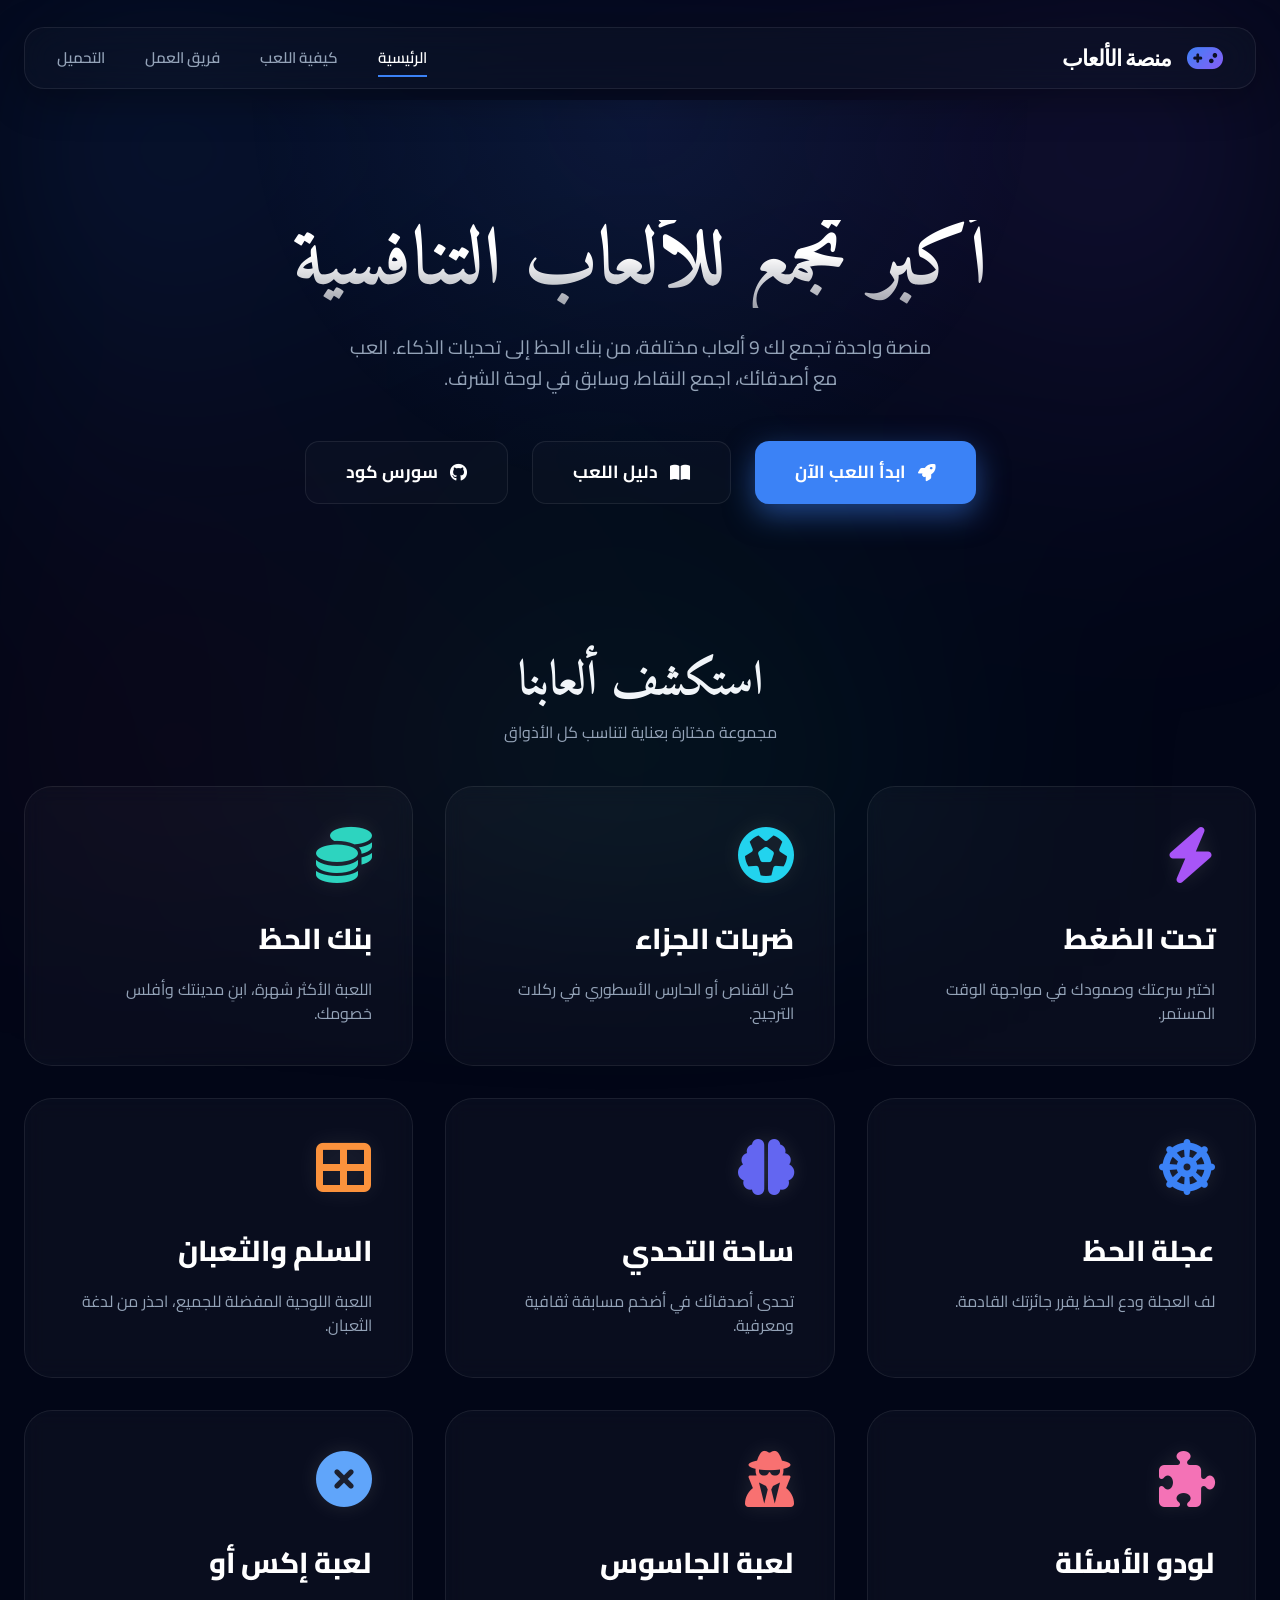
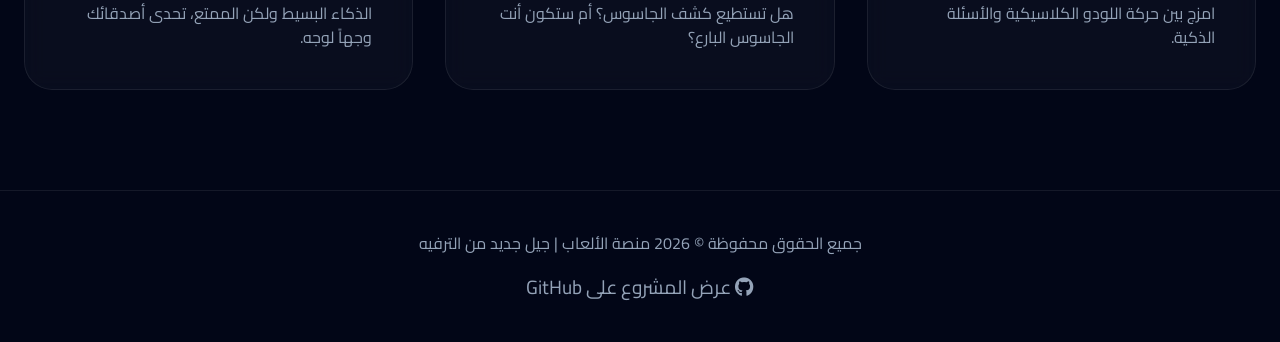
<file: website/index.html>
<!DOCTYPE html>
<html lang="ar" dir="rtl">
<head>
    <meta charset="UTF-8">
    <meta name="viewport" content="width=device-width, initial-scale=1.0">
    <title>منصة الألعاب | المتعة بجيل جديد</title>
    <link rel="stylesheet" href="style.css?v=202604012225">
    <link rel="icon" type="image/png" href="assets/logo.png?v=202604012225">
    <link rel="stylesheet" href="https://cdnjs.cloudflare.com/ajax/libs/font-awesome/6.4.0/css/all.min.css">
</head>
<body>

    <!-- Premium Mesh Background -->
    <div class="bg-mesh"></div>

    <!-- Navigation Header -->
    <div class="container">
        <header>
            <div class="nav-glass">
                <a href="index.html" class="logo">
                    <i class="fas fa-gamepad"></i>
                    <span>منصة الألعاب</span>
                </a>
                
                <div class="hamburger">
                    <span></span>
                    <span></span>
                    <span></span>
                </div>

                <nav>
                    <ul>
                        <li><a href="index.html" class="active">الرئيسية</a></li>
                        <li><a href="how_to_play.html">كيفية اللعب</a></li>
                        <li><a href="developers.html">فريق العمل</a></li>
                        <li><a href="downloads_page.html">التحميل</a></li>
                    </ul>
                </nav>
            </div>
        </header>
    </div>

    <!-- Hero Section -->
    <section class="hero">
        <div class="container" data-aos="fade-up">
            <h1>أكبر تجمع للألعاب التنافسية</h1>
            <p>منصة واحدة تجمع لك 9 ألعاب مختلفة، من بنك الحظ إلى تحديات الذكاء. العب مع أصدقائك، اجمع النقاط، وسابق في لوحة الشرف.</p>
            <div class="hero-btns">
                <a href="downloads_page.html" class="btn btn-primary">
                    <i class="fas fa-rocket"></i>
                    ابدأ اللعب الآن
                </a>
                <a href="how_to_play.html" class="btn btn-outline">
                    <i class="fas fa-book-open"></i>
                    دليل اللعب
                </a>
                <a href="https://github.com/UuWagdy/games" target="_blank" class="btn btn-outline">
                    <i class="fab fa-github"></i>
                    سورس كود
                </a>
            </div>
        </div>
    </section>

    <!-- Games Showcase -->
    <main class="container" id="games">
        <div class="games-title" data-aos="fade-up">
            <h2>استكشف ألعابنا</h2>
            <p style="color: var(--text-muted);">مجموعة مختارة بعناية لتناسب كل الأذواق</p>
        </div>
        
        <div class="games-grid">
            <a href="how_to_play.html#under-pressure" class="game-card" data-aos="fade-up" style="--color: #A855F7;">
                <i class="fas fa-bolt" style="color: #A855F7;"></i>
                <h3>تحت الضغط</h3>
                <p>اختبر سرعتك وصمودك في مواجهة الوقت المستمر.</p>
            </a>

            <a href="how_to_play.html#penalty" class="game-card" data-aos="fade-up" style="--color: #22D3EE;">
                <i class="fas fa-futbol" style="color: #22D3EE;"></i>
                <h3>ضربات الجزاء</h3>
                <p>كن القناص أو الحارس الأسطوري في ركلات الترجيح.</p>
            </a>

            <a href="how_to_play.html#bank-al-haz" class="game-card" data-aos="fade-up" style="--color: #2DD4BF;">
                <i class="fas fa-coins" style="color: #2DD4BF;"></i>
                <h3>بنك الحظ</h3>
                <p>اللعبة الأكثر شهرة، ابنِ مدينتك وأفلس خصومك.</p>
            </a>

            <a href="how_to_play.html#wheel" class="game-card" data-aos="fade-up" style="--color: #3B82F6;">
                <i class="fas fa-dharmachakra" style="color: #3B82F6;"></i>
                <h3>عجلة الحظ</h3>
                <p>لف العجلة ودع الحظ يقرر جائزتك القادمة.</p>
            </a>

            <a href="how_to_play.html#quiz" class="game-card" data-aos="fade-up" style="--color: #6366F1;">
                <i class="fas fa-brain" style="color: #6366F1;"></i>
                <h3>ساحة التحدي</h3>
                <p>تحدى أصدقائك في أضخم مسابقة ثقافية ومعرفية.</p>
            </a>

            <a href="how_to_play.html#snakes" class="game-card" data-aos="fade-up" style="--color: #FB923C;">
                <i class="fas fa-th-large" style="color: #FB923C;"></i>
                <h3>السلم والثعبان</h3>
                <p>اللعبة اللوحية المفضلة للجميع، احذر من لدغة الثعبان.</p>
            </a>

            <a href="how_to_play.html#ludo" class="game-card" data-aos="fade-up" style="--color: #F472B6;">
                <i class="fas fa-puzzle-piece" style="color: #F472B6;"></i>
                <h3>لودو الأسئلة</h3>
                <p>امزج بين حركة اللودو الكلاسيكية والأسئلة الذكية.</p>
            </a>

            <a href="how_to_play.html#spy" class="game-card" data-aos="fade-up" style="--color: #F87171;">
                <i class="fas fa-user-secret" style="color: #F87171;"></i>
                <h3>لعبة الجاسوس</h3>
                <p>هل تستطيع كشف الجاسوس؟ أم ستكون أنت الجاسوس البارع؟</p>
            </a>

            <a href="how_to_play.html#xo" class="game-card" data-aos="fade-up" style="--color: #60A5FA;">
                <i class="fas fa-times-circle" style="color: #60A5FA;"></i>
                <h3>لعبة إكس أو</h3>
                <p>الذكاء البسيط ولكن الممتع، تحدى أصدقائك وجهاً لوجه.</p>
            </a>
        </div>
    </main>

    <footer class="container" style="text-align: center; padding: 40px 0; color: var(--text-muted); border-top: 1px solid var(--glass-border);">
        <p style="margin-bottom: 15px;">جميع الحقوق محفوظة &copy; 2026 منصة الألعاب | جيل جديد من الترفيه</p>
        <a href="https://github.com/UuWagdy/games" target="_blank" style="color: var(--text-muted); text-decoration: none; font-size: 1.2rem; transition: 0.3s;">
            <i class="fab fa-github"></i>
            <span>عرض المشروع على GitHub</span>
        </a>
    </footer>

    <script src="script.js?v=202604012225"></script>
</body>
</html>
</file>
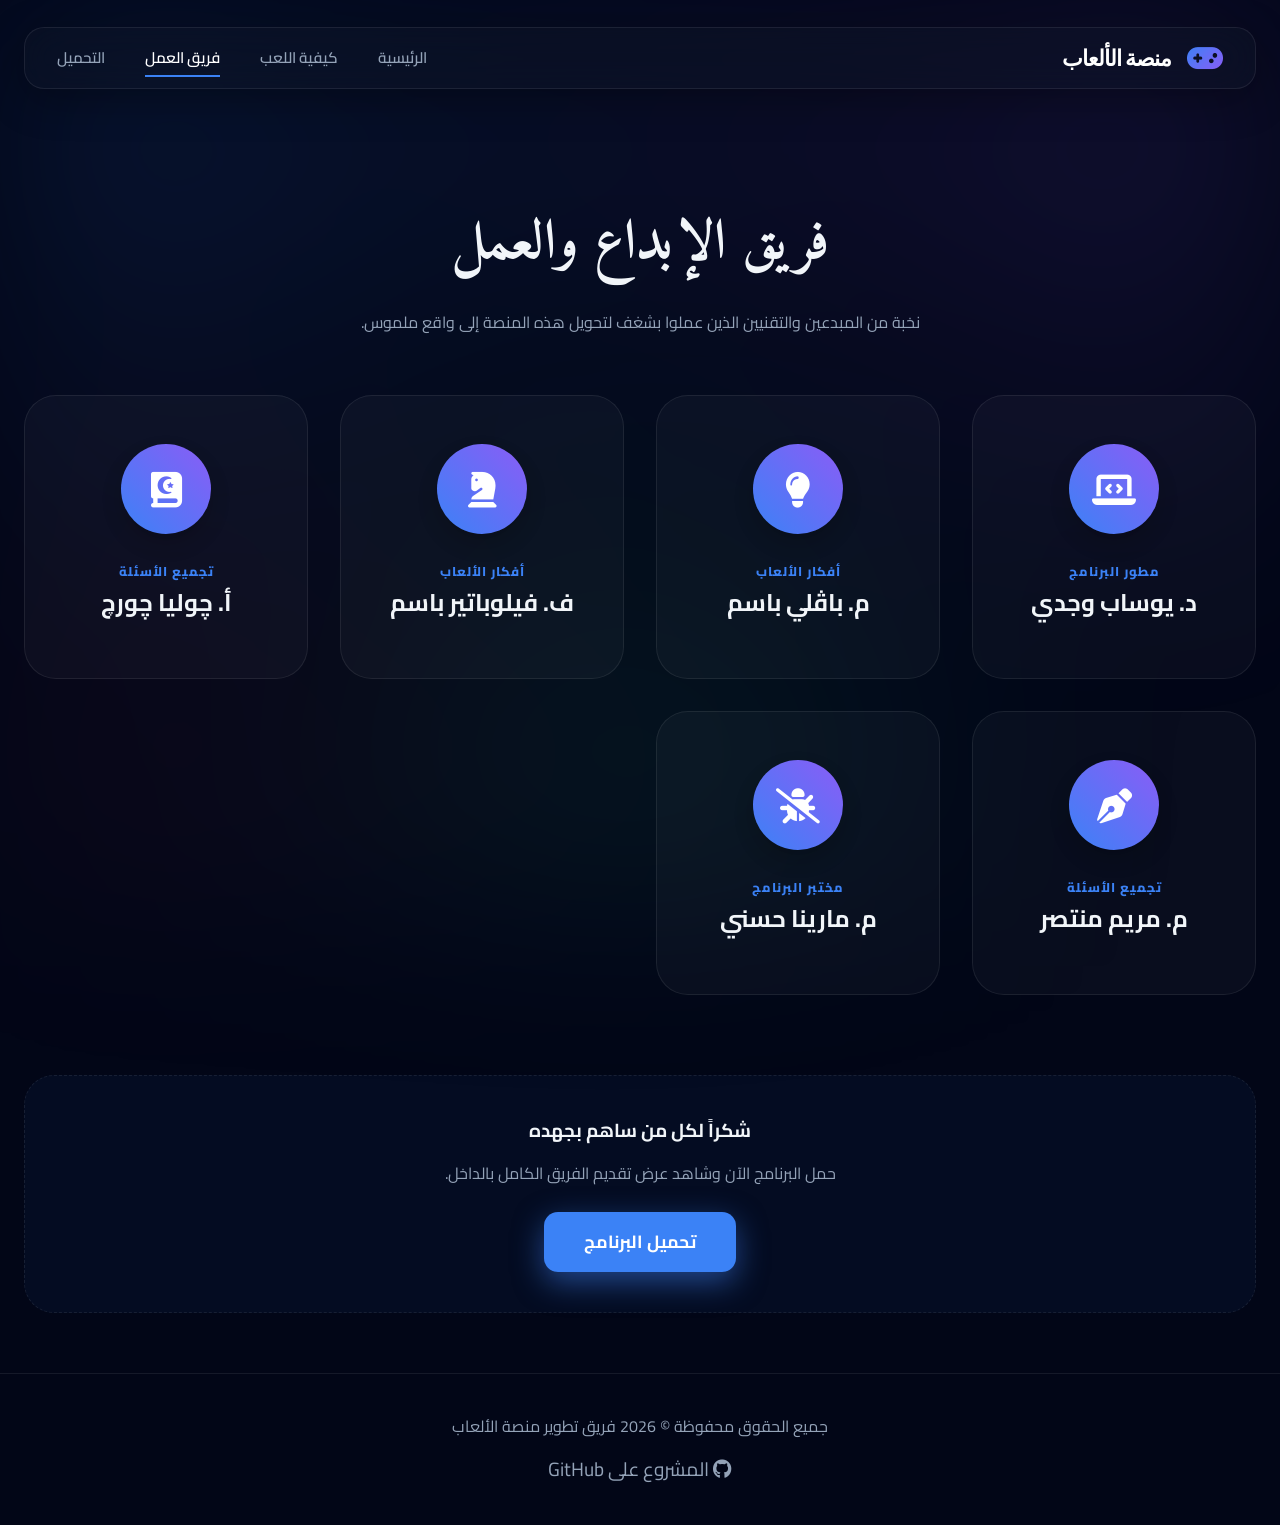
<file: website/developers.html>
<!DOCTYPE html>
<html lang="ar" dir="rtl">
<head>
    <meta charset="UTF-8">
    <meta name="viewport" content="width=device-width, initial-scale=1.0">
    <title>فريق المطورين | منصة الألعاب</title>
    <link rel="stylesheet" href="style.css?v=202604012225">
    <link rel="icon" type="image/png" href="assets/logo.png?v=202604012225">
    <link rel="stylesheet" href="https://cdnjs.cloudflare.com/ajax/libs/font-awesome/6.4.0/css/all.min.css">
</head>
<body>

    <div class="bg-mesh"></div>

    <!-- Navigation Header -->
    <div class="container">
        <header>
            <div class="nav-glass">
                <a href="index.html" class="logo">
                    <i class="fas fa-gamepad"></i>
                    <span>منصة الألعاب</span>
                </a>
                
                <div class="hamburger">
                    <span></span>
                    <span></span>
                    <span></span>
                </div>

                <nav>
                    <ul>
                        <li><a href="index.html">الرئيسية</a></li>
                        <li><a href="how_to_play.html">كيفية اللعب</a></li>
                        <li><a href="developers.html" class="active">فريق العمل</a></li>
                        <li><a href="downloads_page.html">التحميل</a></li>
                    </ul>
                </nav>
            </div>
        </header>
    </div>

    <section class="container" style="padding-top: 100px;">
        <div class="section-header" style="text-align: center; margin-bottom: 60px;" data-aos="fade-up">
            <h1 style="font-size: 3.5rem; font-family: 'Amiri', serif; margin-bottom: 20px;">فريق الإبداع والعمل</h1>
            <p style="color: var(--text-muted);">نخبة من المبدعين والتقنيين الذين عملوا بشغف لتحويل هذه المنصة إلى واقع ملموس.</p>
        </div>

        <div class="team-grid">
            <!-- Program Development -->
            <div class="profile-card glass" data-aos="fade-up">
                <div class="profile-img"><i class="fas fa-laptop-code"></i></div>
                <span>مطور البرنامج</span>
                <h3>د. يوساب وجدي</h3>
            </div>

            <!-- Game Ideas -->
            <div class="profile-card glass" data-aos="fade-up">
                <div class="profile-img"><i class="fas fa-lightbulb"></i></div>
                <span>أفكار الألعاب</span>
                <h3>م. باڤلي باسم</h3>
            </div>

            <div class="profile-card glass" data-aos="fade-up">
                <div class="profile-img"><i class="fas fa-chess-knight"></i></div>
                <span>أفكار الألعاب</span>
                <h3>ف. فيلوباتير باسم</h3>
            </div>

            <!-- Questions -->
            <div class="profile-card glass" data-aos="fade-up">
                <div class="profile-img"><i class="fas fa-book-quran"></i></div>
                <span>تجميع الأسئلة</span>
                <h3>أ. چوليا چورچ</h3>
            </div>

            <div class="profile-card glass" data-aos="fade-up">
                <div class="profile-img"><i class="fas fa-pen-nib"></i></div>
                <span>تجميع الأسئلة</span>
                <h3>م. مريم منتصر</h3>
            </div>

            <!-- Tester -->
            <div class="profile-card glass" data-aos="fade-up">
                <div class="profile-img"><i class="fas fa-bug-slash"></i></div>
                <span>مختبر البرنامج</span>
                <h3>م. مارينا حسني</h3>
            </div>
        </div>

        <div style="text-align: center; margin-top: 80px; padding: 40px; background: rgba(59, 130, 246, 0.05); border-radius: 30px; border: 1px dashed var(--glass-border);">
            <h3 style="margin-bottom: 15px;">شكراً لكل من ساهم بجهده</h3>
            <p style="color: var(--text-muted); margin-bottom: 25px;">حمل البرنامج الآن وشاهد عرض تقديم الفريق الكامل بالداخل.</p>
            <a href="downloads_page.html" class="btn btn-primary" style="display: inline-flex; width: auto;">تحميل البرنامج</a>
        </div>
    </section>

    <footer class="container" style="text-align: center; padding: 40px 0; color: var(--text-muted); border-top: 1px solid var(--glass-border); margin-top: 60px;">
        <p style="margin-bottom: 15px;">جميع الحقوق محفوظة &copy; 2026 فريق تطوير منصة الألعاب</p>
        <a href="https://github.com/UuWagdy/games" target="_blank" style="color: var(--text-muted); text-decoration: none; font-size: 1.2rem; transition: 0.3s;" class="footer-link">
            <i class="fab fa-github"></i>
            <span>المشروع على GitHub</span>
        </a>
    </footer>

    <script src="script.js?v=202604012225"></script>
</body>
</html>
</file>
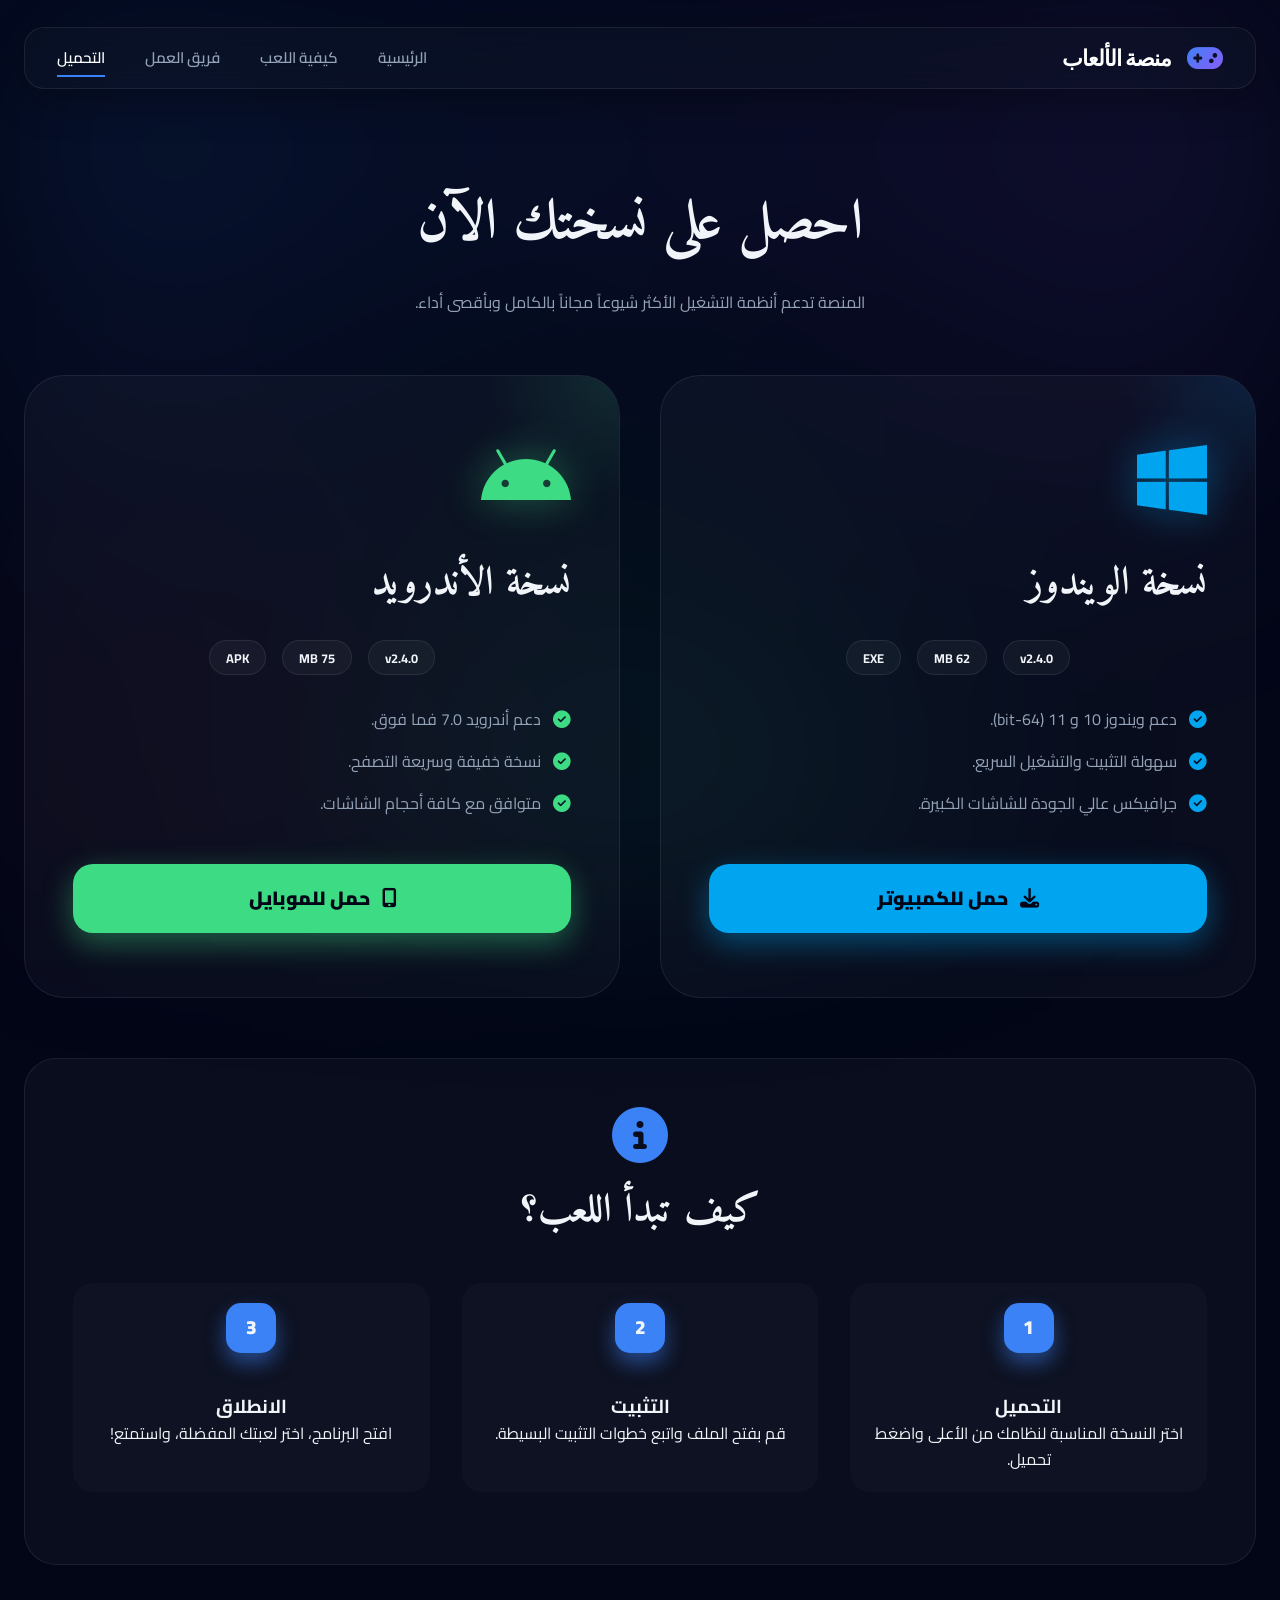
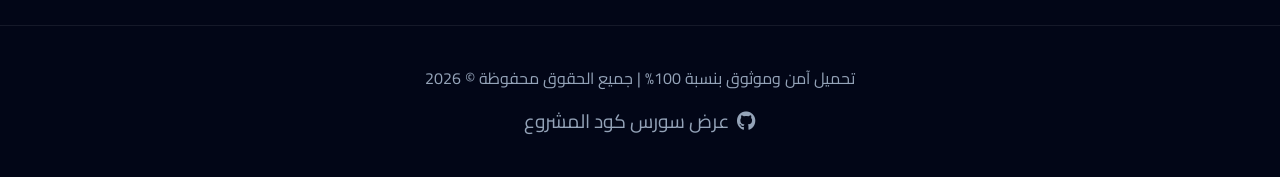
<file: website/downloads_page.html>
<!DOCTYPE html>
<html lang="ar" dir="rtl">

<head>
    <meta charset="UTF-8">
    <meta name="viewport" content="width=device-width, initial-scale=1.0">
    <title>تحميل منصة الألعاب | ويندوز وأندرويد</title>
    <link rel="stylesheet" href="style.css?v=202604012225">
    <link rel="icon" type="image/png" href="assets/logo.png?v=202604012225">
    <link rel="stylesheet" href="https://cdnjs.cloudflare.com/ajax/libs/font-awesome/6.4.0/css/all.min.css">
</head>

<body>

    <div class="bg-mesh"></div>

    <!-- Navigation Header -->
    <div class="container">
        <header>
            <div class="nav-glass">
                <a href="index.html" class="logo">
                    <i class="fas fa-gamepad"></i>
                    <span>منصة الألعاب</span>
                </a>

                <div class="hamburger">
                    <span></span>
                    <span></span>
                    <span></span>
                </div>

                <nav>
                    <ul>
                        <li><a href="index.html">الرئيسية</a></li>
                        <li><a href="how_to_play.html">كيفية اللعب</a></li>
                        <li><a href="developers.html">فريق العمل</a></li>
                        <li><a href="downloads_page.html" class="active">التحميل</a></li>
                    </ul>
                </nav>
            </div>
        </header>
    </div>

    <main class="container" style="padding-top: 80px;">
        <div class="section-header" style="text-align: center; margin-bottom: 60px;" data-aos="fade-up">
            <h1 style="font-size: 3.5rem; font-family: 'Amiri', serif; margin-bottom: 20px;">احصل على نسختك الآن</h1>
            <p style="color: var(--text-muted);">المنصة تدعم أنظمة التشغيل الأكثر شيوعاً مجاناً بالكامل وبأقصى أداء.</p>
        </div>

        <div class="download-grid">
            <!-- Windows Downloader -->
            <div class="platform-card v-win" data-aos="fade-up">
                <i class="fab fa-windows main-icon"></i>
                <h2>نسخة الويندوز</h2>

                <div class="info-badges">
                    <span class="badge">v2.4.0</span>
                    <span class="badge">62 MB</span>
                    <span class="badge">EXE</span>
                </div>

                <ul class="req-list">
                    <li><i class="fas fa-check-circle"></i> دعم ويندوز 10 و 11 (64-bit).</li>
                    <li><i class="fas fa-check-circle"></i> سهولة التثبيت والتشغيل السريع.</li>
                    <li><i class="fas fa-check-circle"></i> جرافيكس عالي الجودة للشاشات الكبيرة.</li>
                </ul>

                <a href="https://www.mediafire.com/file/gwbc4d6ja77x5af/Games_Setup.exe/file" target="_blank"
                    class="btn-download">
                    <i class="fas fa-download"></i> حمل للكمبيوتر
                </a>
            </div>

            <!-- Android Downloader -->
            <div class="platform-card v-android" data-aos="fade-up">
                <i class="fab fa-android main-icon"></i>
                <h2>نسخة الأندرويد</h2>

                <div class="info-badges">
                    <span class="badge">v2.4.0</span>
                    <span class="badge">75 MB</span>
                    <span class="badge">APK</span>
                </div>

                <ul class="req-list">
                    <li><i class="fas fa-check-circle"></i> دعم أندرويد 7.0 فما فوق.</li>
                    <li><i class="fas fa-check-circle"></i> نسخة خفيفة وسريعة التصفح.</li>
                    <li><i class="fas fa-check-circle"></i> متوافق مع كافة أحجام الشاشات.</li>
                </ul>

                <a href="https://www.mediafire.com/file/o4n9zg4mpuahi8i/games.apk/file" target="_blank"
                    class="btn-download">
                    <i class="fas fa-mobile-alt"></i> حمل للموبايل
                </a>
            </div>
        </div>

        <!-- How to Install -->
        <div class="game-rule-card" style="margin-top: 40px; text-align: center;">
            <div class="rule-header">
                <i class="fas fa-info-circle" style="color: var(--primary);"></i>
                <h2>كيف تبدأ اللعب؟</h2>
            </div>
            <div style="display: grid; grid-template-columns: repeat(auto-fit, minmax(200px, 1fr)); gap: 2rem;">
                <div class="rule-step" style="flex-direction: column;">
                    <div class="step-num" style="margin: 0 auto 15px;">1</div>
                    <div class="step-text">
                        <h3>التحميل</h3>
                        <p>اختر النسخة المناسبة لنظامك من الأعلى واضغط تحميل.</p>
                    </div>
                </div>
                <div class="rule-step" style="flex-direction: column;">
                    <div class="step-num" style="margin: 0 auto 15px;">2</div>
                    <div class="step-text">
                        <h3>التثبيت</h3>
                        <p>قم بفتح الملف واتبع خطوات التثبيت البسيطة.</p>
                    </div>
                </div>
                <div class="rule-step" style="flex-direction: column;">
                    <div class="step-num" style="margin: 0 auto 15px;">3</div>
                    <div class="step-text">
                        <h3>الانطلاق</h3>
                        <p>افتح البرنامج، اختر لعبتك المفضلة، واستمتع!</p>
                    </div>
                </div>
            </div>
        </div>
    </main>

    <footer class="container"
        style="text-align: center; padding: 40px 0; color: var(--text-muted); border-top: 1px solid var(--glass-border); margin-top: 60px;">
        <p style="margin-bottom: 15px;">تحميل آمن وموثوق بنسبة 100% | جميع الحقوق محفوظة &copy; 2026</p>
        <a href="https://github.com/UuWagdy/games" target="_blank"
            style="color: var(--text-muted); text-decoration: none; font-size: 1.2rem; transition: 0.3s; display: inline-flex; align-items: center; gap: 8px;"
            class="footer-link">
            <i class="fab fa-github"></i>
            <span>عرض سورس كود المشروع</span>
        </a>
    </footer>

    <script src="script.js?v=202604012225"></script>
</body>

</html>
</file>
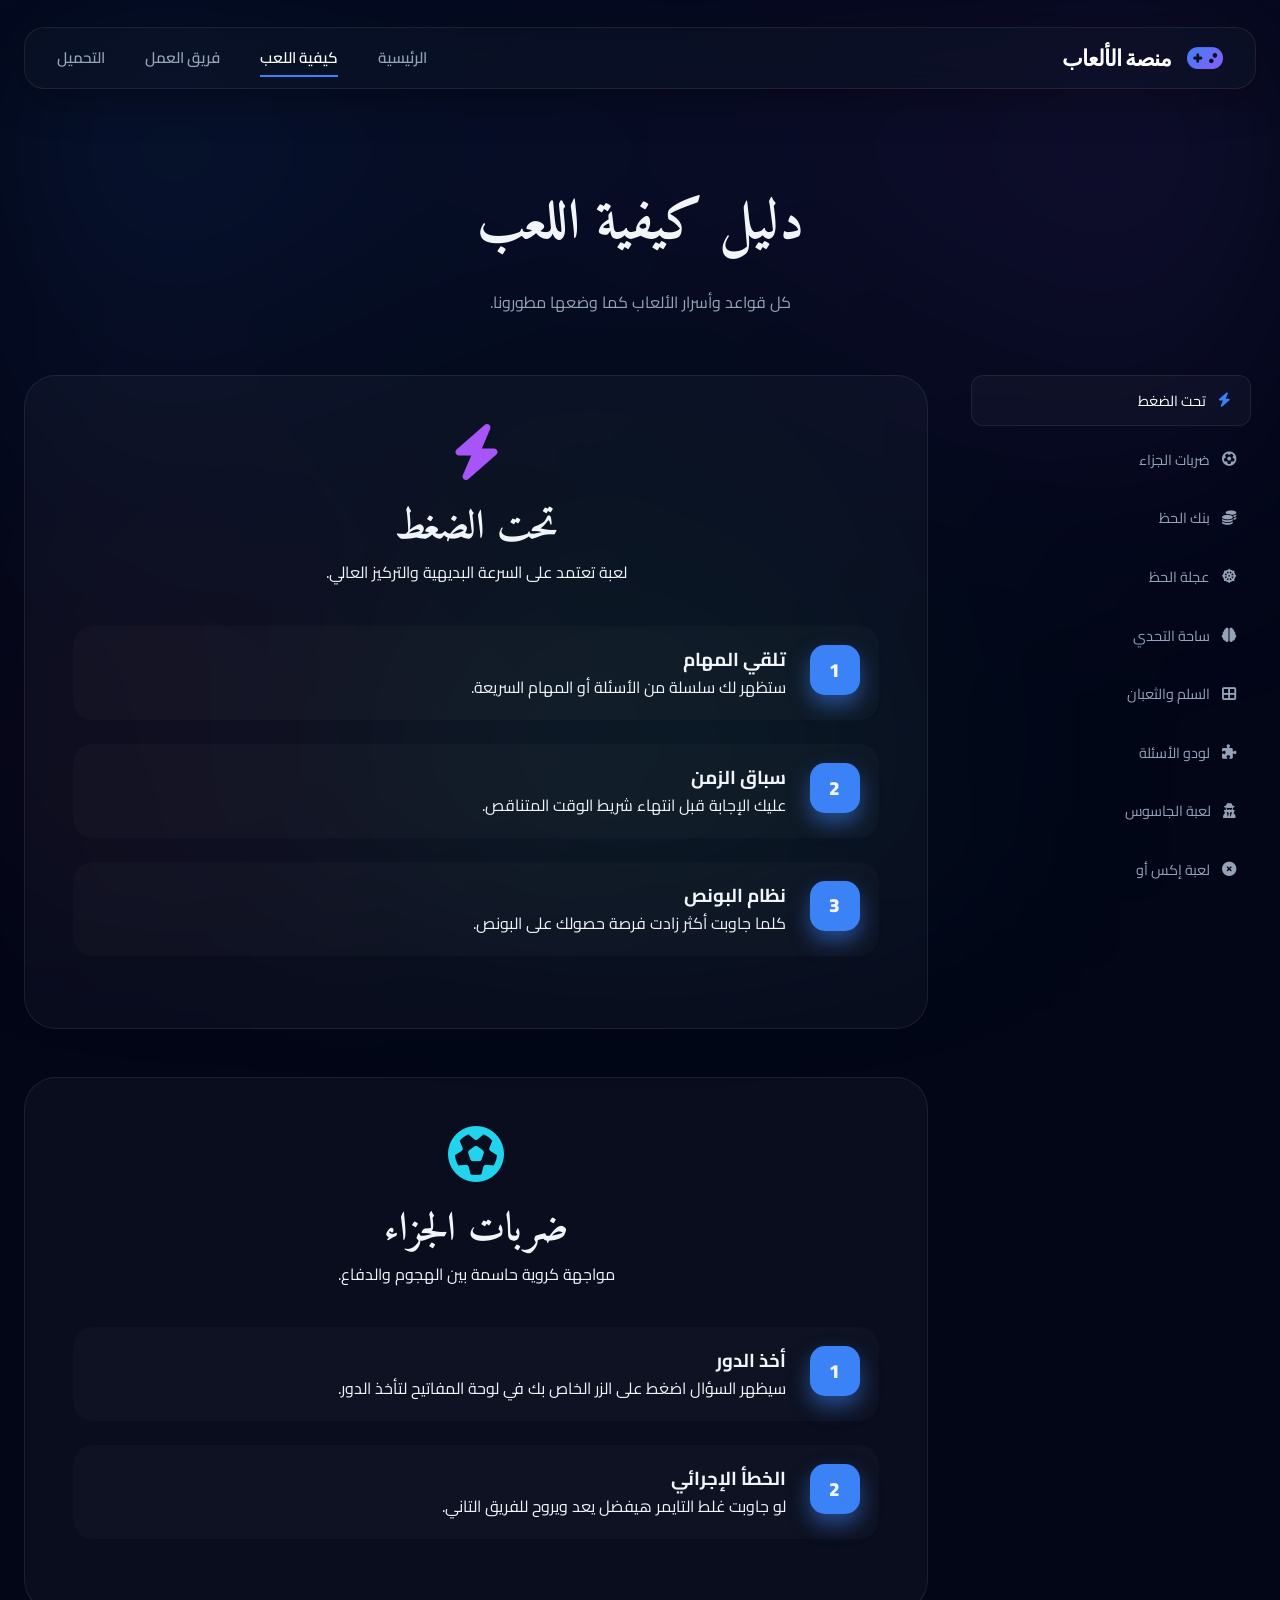
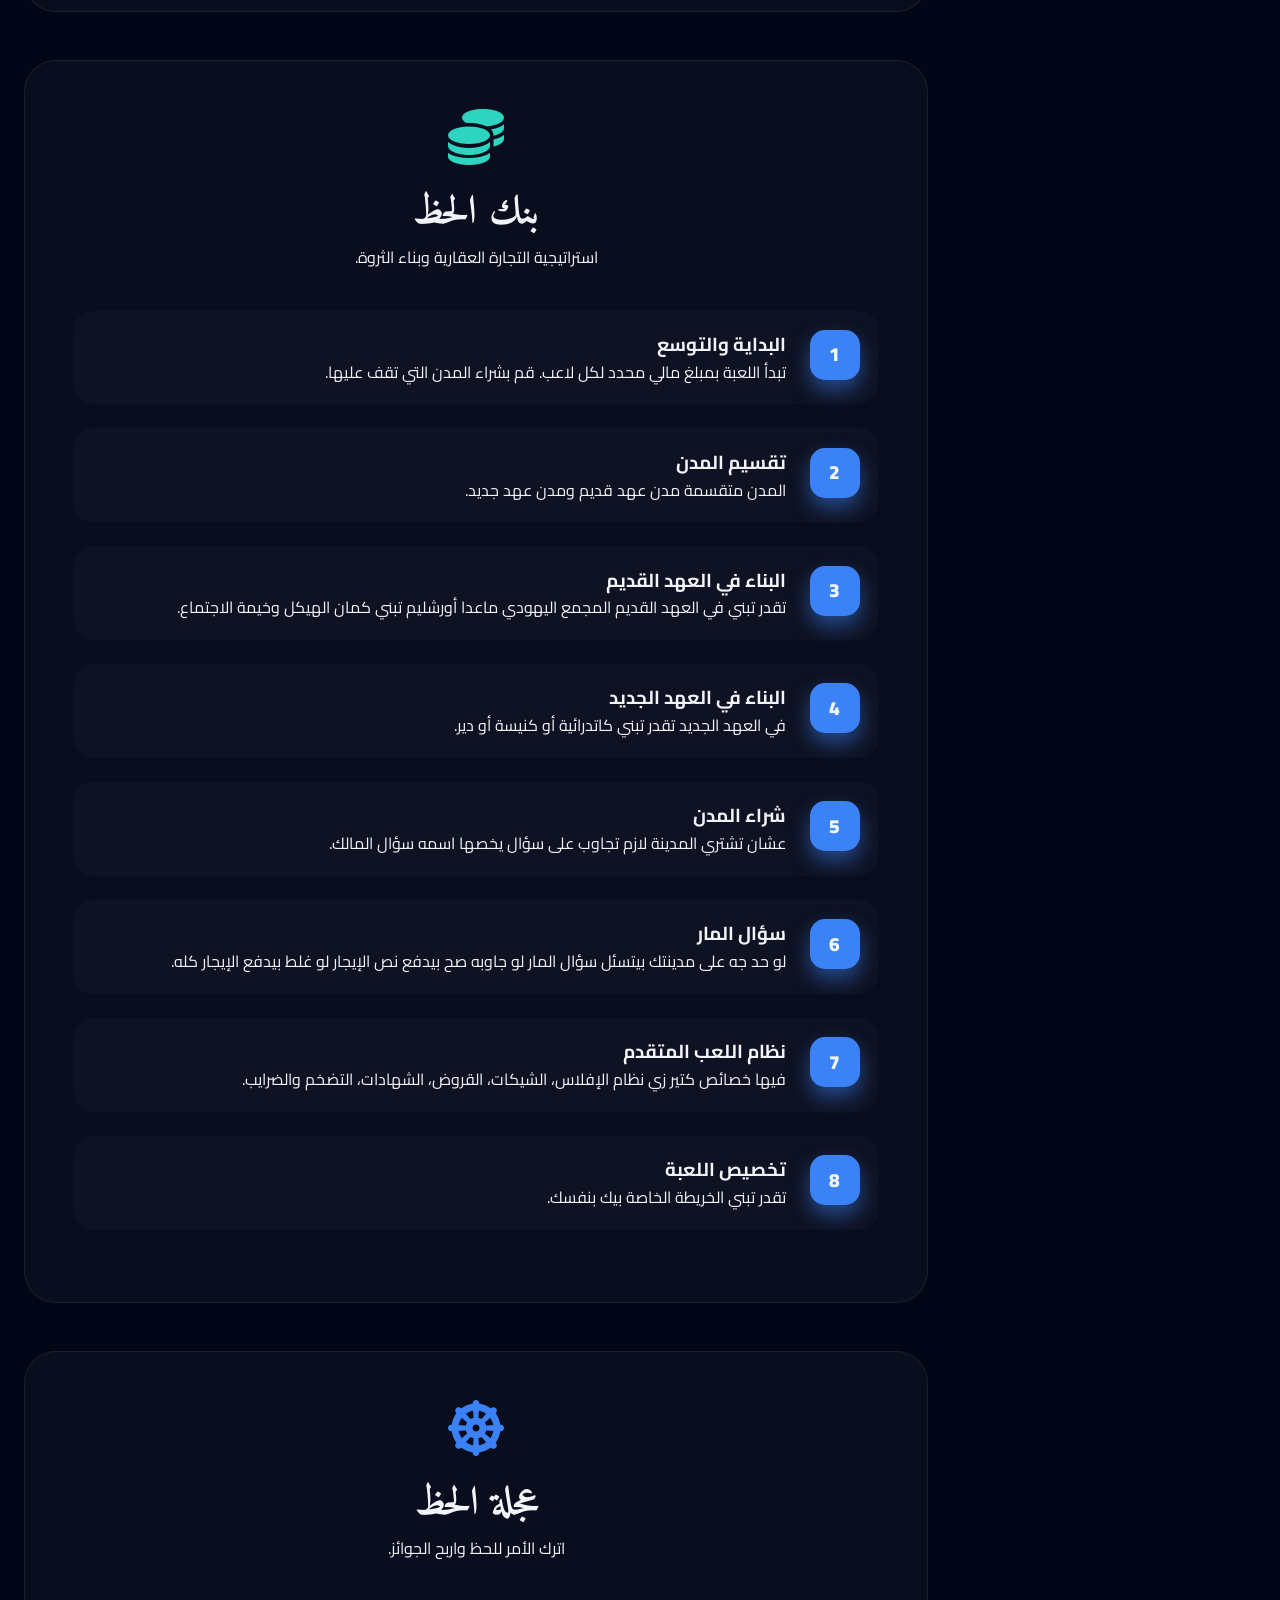
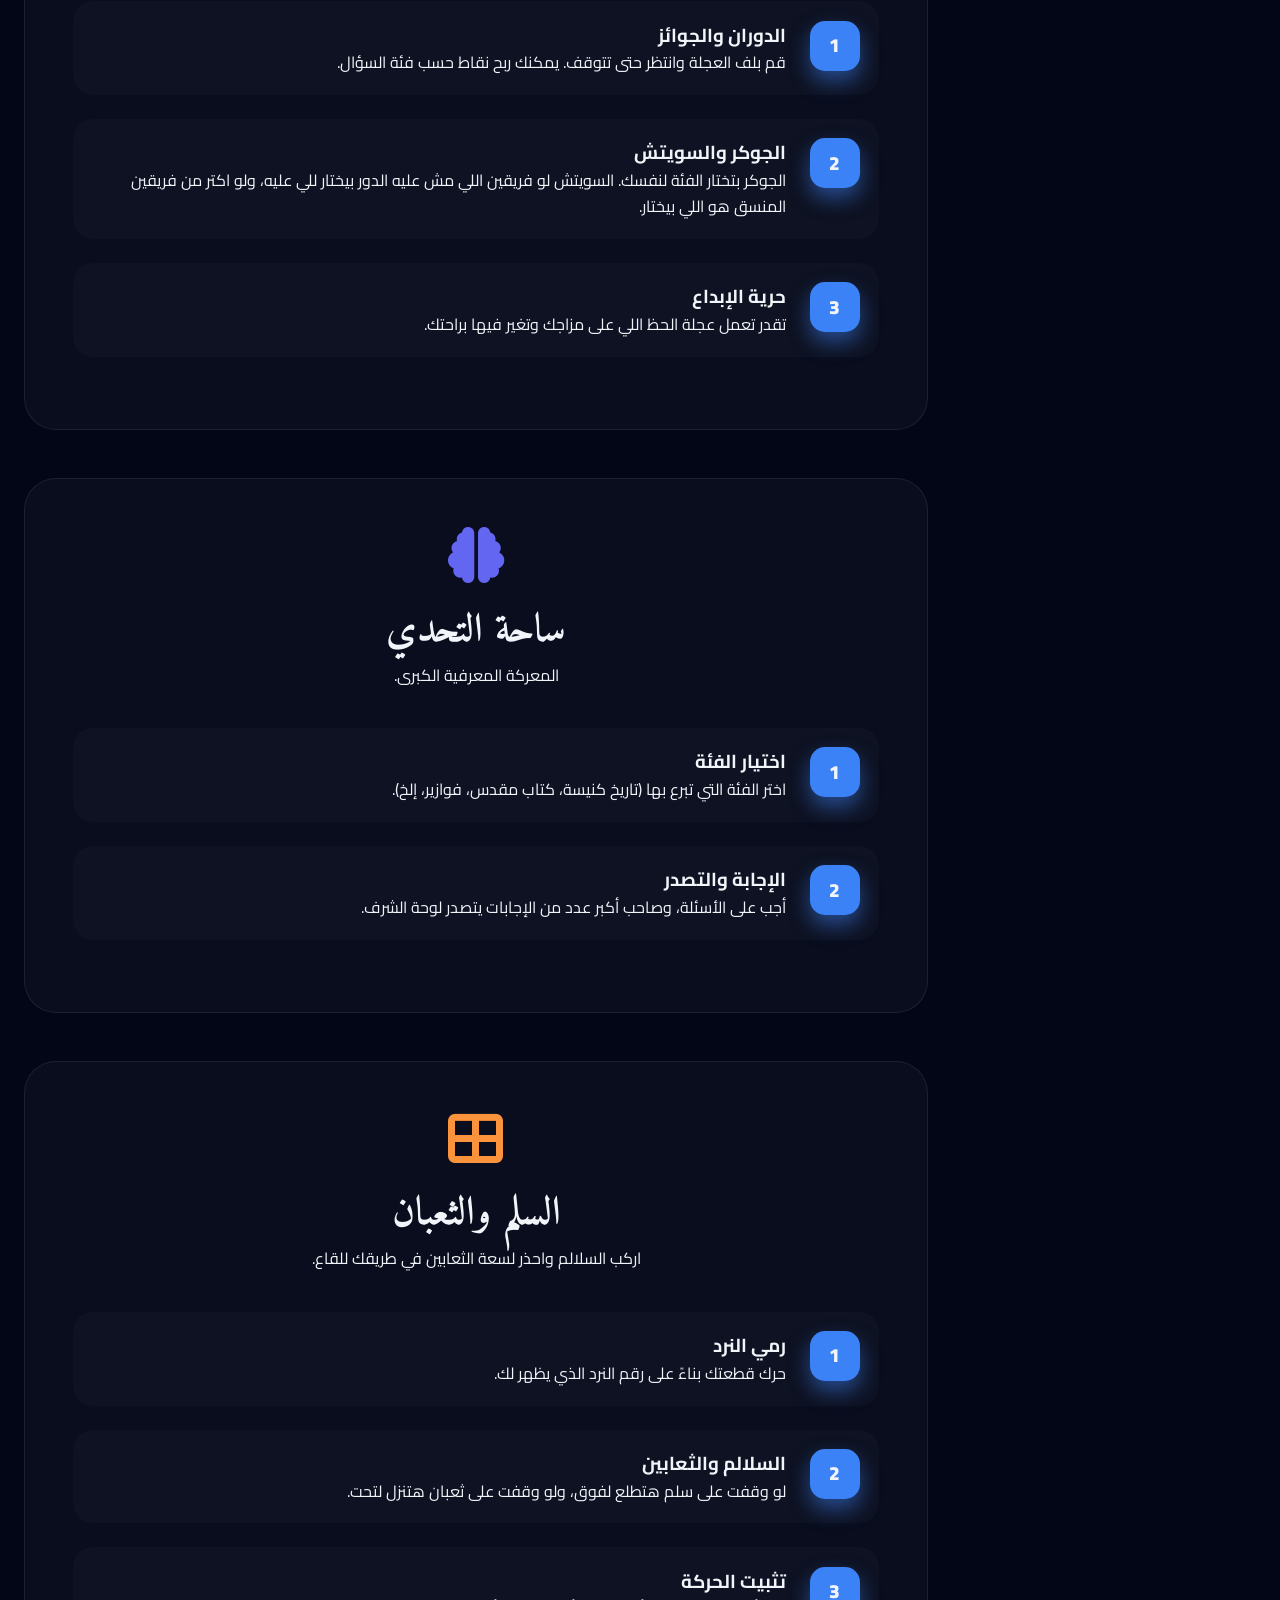
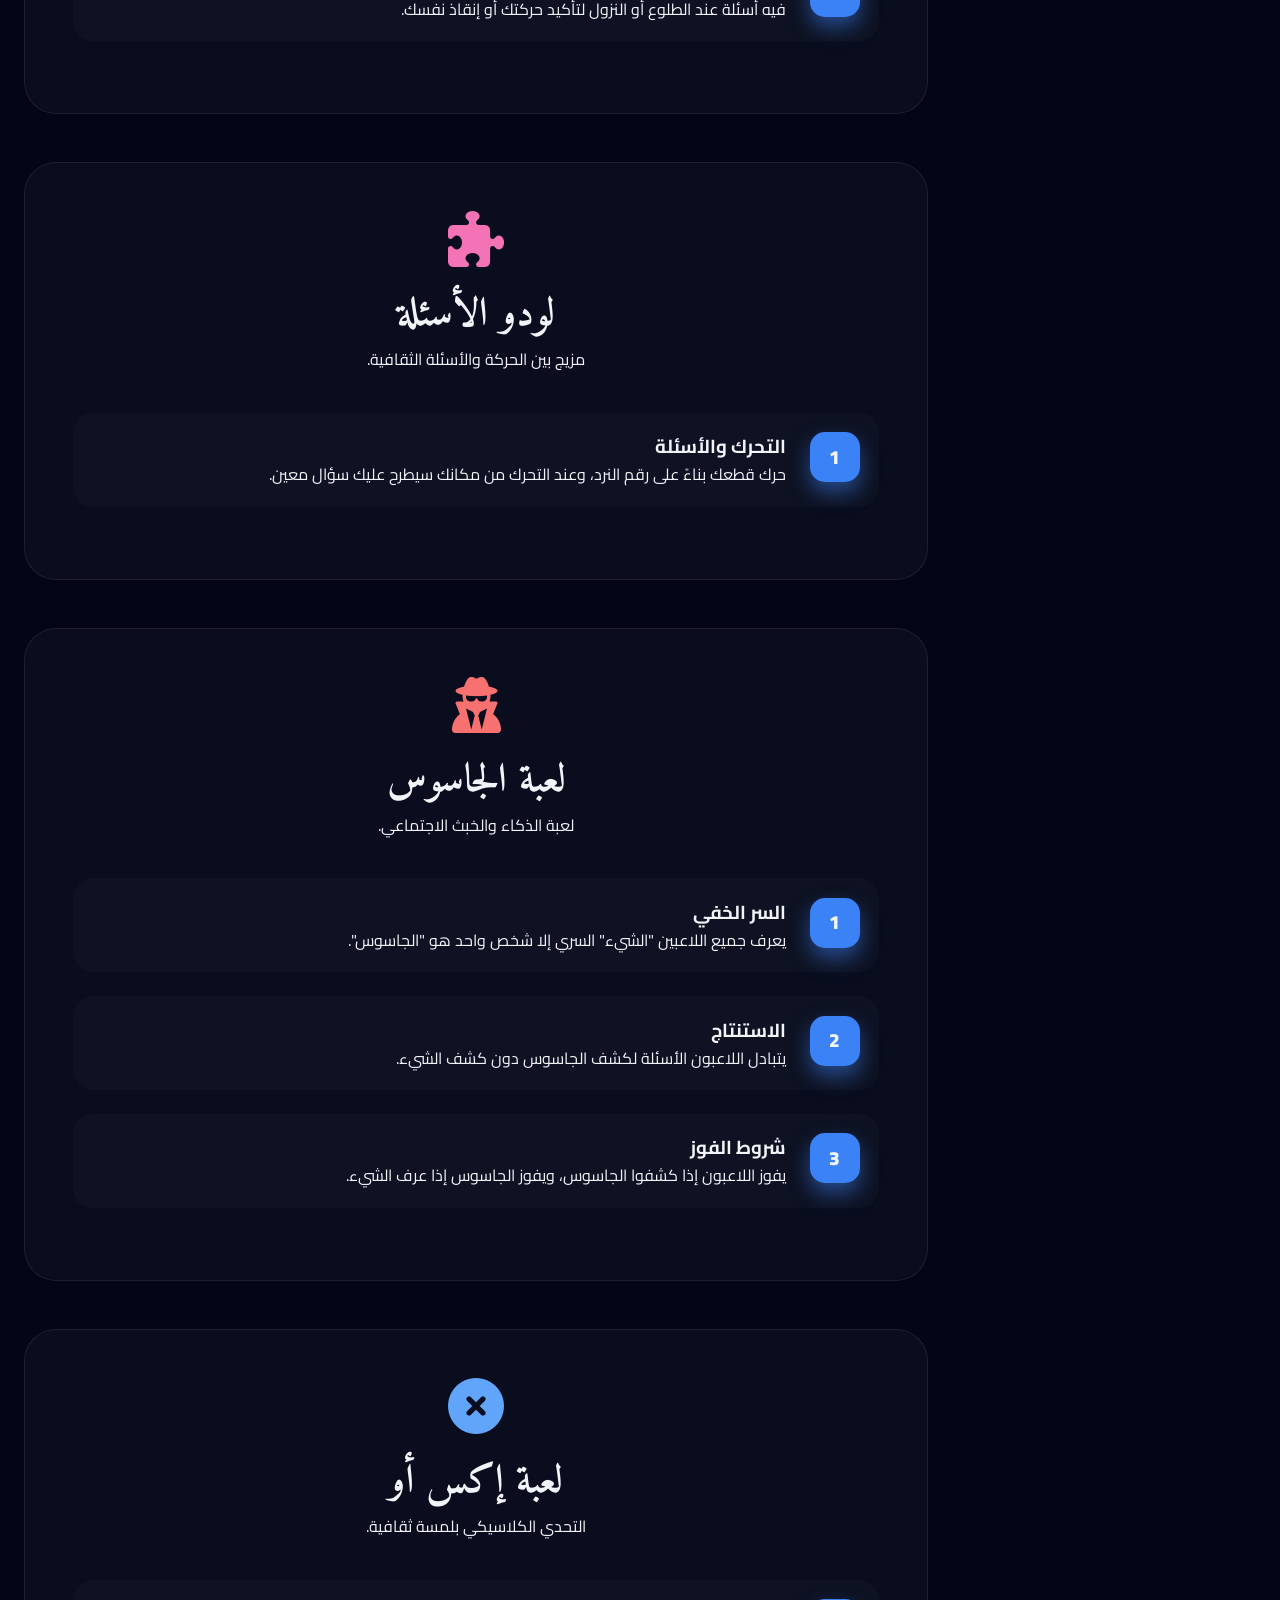
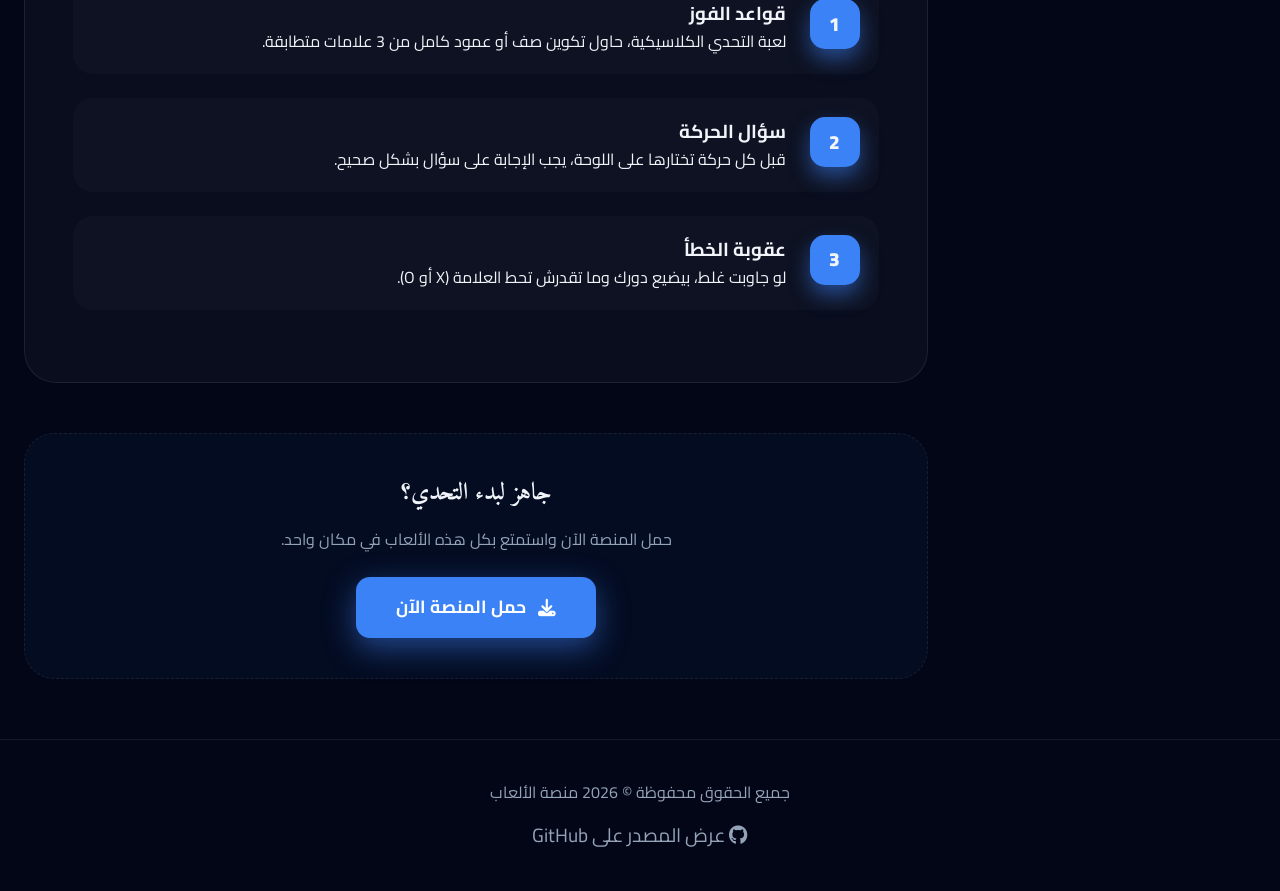
<file: website/how_to_play.html>
<!DOCTYPE html>
<html lang="ar" dir="rtl">
<head>
    <meta charset="UTF-8">
    <meta name="viewport" content="width=device-width, initial-scale=1.0">
    <title>كيفية اللعب | منصة الألعاب</title>
    <link rel="stylesheet" href="style.css?v=202604012225">
    <link rel="icon" type="image/png" href="assets/logo.png?v=202604012225">
    <link rel="stylesheet" href="https://cdnjs.cloudflare.com/ajax/libs/font-awesome/6.4.0/css/all.min.css">
</head>
<body>

    <div class="bg-mesh"></div>

    <!-- Navigation Header -->
    <div class="container">
        <header>
            <div class="nav-glass">
                <a href="index.html" class="logo">
                    <i class="fas fa-gamepad"></i>
                    <span>منصة الألعاب</span>
                </a>
                
                <div class="hamburger">
                    <span></span>
                    <span></span>
                    <span></span>
                </div>

                <nav>
                    <ul>
                        <li><a href="index.html">الرئيسية</a></li>
                        <li><a href="how_to_play.html" class="active">كيفية اللعب</a></li>
                        <li><a href="developers.html">فريق العمل</a></li>
                        <li><a href="downloads_page.html">التحميل</a></li>
                    </ul>
                </nav>
            </div>
        </header>
    </div>

    <main class="container" style="padding-top: 80px;">
        <div class="section-header" style="text-align: center; margin-bottom: 60px;" data-aos="fade-up">
            <h1 style="font-size: 3.5rem; font-family: 'Amiri', serif; margin-bottom: 20px;">دليل كيفية اللعب</h1>
            <p style="color: var(--text-muted); max-width: 700px; margin: 0 auto;">كل قواعد وأسرار الألعاب كما وضعها مطورونا.</p>
        </div>

        <div class="guide-wrapper">
            <!-- Sidebar Navigation -->
            <aside class="side-guide-nav">
                <ul>
                    <li><a href="#under-pressure" class="active"><i class="fas fa-bolt"></i> تحت الضغط</a></li>
                    <li><a href="#penalty"><i class="fas fa-futbol"></i> ضربات الجزاء</a></li>
                    <li><a href="#bank-al-haz"><i class="fas fa-coins"></i> بنك الحظ</a></li>
                    <li><a href="#wheel"><i class="fas fa-dharmachakra"></i> عجلة الحظ</a></li>
                    <li><a href="#quiz"><i class="fas fa-brain"></i> ساحة التحدي</a></li>
                    <li><a href="#snakes"><i class="fas fa-th-large"></i> السلم والثعبان</a></li>
                    <li><a href="#ludo"><i class="fas fa-puzzle-piece"></i> لودو الأسئلة</a></li>
                    <li><a href="#spy"><i class="fas fa-user-secret"></i> لعبة الجاسوس</a></li>
                    <li><a href="#xo"><i class="fas fa-times-circle"></i> لعبة إكس أو</a></li>
                </ul>
            </aside>

            <!-- Guide Content -->
            <div class="main-guide-content">
                <!-- Under Pressure -->
                <section id="under-pressure" class="game-rule-card">
                    <div class="rule-header">
                        <i class="fas fa-bolt" style="color: #A855F7;"></i>
                        <h2>تحت الضغط</h2>
                        <p>لعبة تعتمد على السرعة البديهية والتركيز العالي.</p>
                    </div>
                    <div class="rule-step">
                        <div class="step-num">1</div>
                        <div class="step-text">
                            <h3>تلقي المهام</h3>
                            <p>ستظهر لك سلسلة من الأسئلة أو المهام السريعة.</p>
                        </div>
                    </div>
                    <div class="rule-step">
                        <div class="step-num">2</div>
                        <div class="step-text">
                            <h3>سباق الزمن</h3>
                            <p>عليك الإجابة قبل انتهاء شريط الوقت المتناقص.</p>
                        </div>
                    </div>
                    <div class="rule-step">
                        <div class="step-num">3</div>
                        <div class="step-text">
                            <h3>نظام البونص</h3>
                            <p>كلما جاوبت أكثر زادت فرصة حصولك على البونص.</p>
                        </div>
                    </div>
                </section>

                <!-- Penalty -->
                <section id="penalty" class="game-rule-card">
                    <div class="rule-header">
                        <i class="fas fa-futbol" style="color: #22D3EE;"></i>
                        <h2>ضربات الجزاء</h2>
                        <p>مواجهة كروية حاسمة بين الهجوم والدفاع.</p>
                    </div>
                    <div class="rule-step">
                        <div class="step-num">1</div>
                        <div class="step-text">
                            <h3>أخذ الدور</h3>
                            <p>سيظهر السؤال اضغط على الزر الخاص بك في لوحة المفاتيح لتأخذ الدور.</p>
                        </div>
                    </div>
                    <div class="rule-step">
                        <div class="step-num">2</div>
                        <div class="step-text">
                            <h3>الخطأ الإجرائي</h3>
                            <p>لو جاوبت غلط التايمر هيفضل يعد ويروح للفريق التاني.</p>
                        </div>
                    </div>
                </section>

                <!-- Bank Al Haz -->
                <section id="bank-al-haz" class="game-rule-card">
                    <div class="rule-header">
                        <i class="fas fa-coins" style="color: #2DD4BF;"></i>
                        <h2>بنك الحظ</h2>
                        <p>استراتيجية التجارة العقارية وبناء الثروة.</p>
                    </div>
                    <div class="rule-step">
                        <div class="step-num">1</div>
                        <div class="step-text">
                            <h3>البداية والتوسع</h3>
                            <p>تبدأ اللعبة بمبلغ مالي محدد لكل لاعب. قم بشراء المدن التي تقف عليها.</p>
                        </div>
                    </div>
                    <div class="rule-step">
                        <div class="step-num">2</div>
                        <div class="step-text">
                            <h3>تقسيم المدن</h3>
                            <p>المدن متقسمة مدن عهد قديم ومدن عهد جديد.</p>
                        </div>
                    </div>
                    <div class="rule-step">
                        <div class="step-num">3</div>
                        <div class="step-text">
                            <h3>البناء في العهد القديم</h3>
                            <p>تقدر تبني في العهد القديم المجمع اليهودي ماعدا أورشليم تبني كمان الهيكل وخيمة الاجتماع.</p>
                        </div>
                    </div>
                    <div class="rule-step">
                        <div class="step-num">4</div>
                        <div class="step-text">
                            <h3>البناء في العهد الجديد</h3>
                            <p>في العهد الجديد تقدر تبني كاتدرائية أو كنيسة أو دير.</p>
                        </div>
                    </div>
                    <div class="rule-step">
                        <div class="step-num">5</div>
                        <div class="step-text">
                            <h3>شراء المدن</h3>
                            <p>عشان تشتري المدينة لازم تجاوب على سؤال يخصها اسمه سؤال المالك.</p>
                        </div>
                    </div>
                    <div class="rule-step">
                        <div class="step-num">6</div>
                        <div class="step-text">
                            <h3>سؤال المار</h3>
                            <p>لو حد جه على مدينتك بيتسئل سؤال المار لو جاوبه صح بيدفع نص الإيجار لو غلط بيدفع الإيجار كله.</p>
                        </div>
                    </div>
                    <div class="rule-step">
                        <div class="step-num">7</div>
                        <div class="step-text">
                            <h3>نظام اللعب المتقدم</h3>
                            <p>فيها خصائص كتير زي نظام الإفلاس، الشيكات، القروض، الشهادات، التضخم والضرايب.</p>
                        </div>
                    </div>
                    <div class="rule-step">
                        <div class="step-num">8</div>
                        <div class="step-text">
                            <h3>تخصيص اللعبة</h3>
                            <p>تقدر تبني الخريطة الخاصة بيك بنفسك.</p>
                        </div>
                    </div>
                </section>

                <!-- Wheel -->
                <section id="wheel" class="game-rule-card">
                    <div class="rule-header">
                        <i class="fas fa-dharmachakra" style="color: #3B82F6;"></i>
                        <h2>عجلة الحظ</h2>
                        <p>اترك الأمر للحظ واربح الجوائز.</p>
                    </div>
                    <div class="rule-step">
                        <div class="step-num">1</div>
                        <div class="step-text">
                            <h3>الدوران والجوائز</h3>
                            <p>قم بلف العجلة وانتظر حتى تتوقف. يمكنك ربح نقاط حسب فئة السؤال.</p>
                        </div>
                    </div>
                    <div class="rule-step">
                        <div class="step-num">2</div>
                        <div class="step-text">
                            <h3>الجوكر والسويتش</h3>
                            <p>الجوكر بتختار الفئة لنفسك. السويتش لو فريقين اللي مش عليه الدور بيختار للي عليه، ولو اكتر من فريقين المنسق هو اللي بيختار.</p>
                        </div>
                    </div>
                    <div class="rule-step">
                        <div class="step-num">3</div>
                        <div class="step-text">
                            <h3>حرية الإبداع</h3>
                            <p>تقدر تعمل عجلة الحظ اللي على مزاجك وتغير فيها براحتك.</p>
                        </div>
                    </div>
                </section>

                <!-- Quiz -->
                <section id="quiz" class="game-rule-card">
                    <div class="rule-header">
                        <i class="fas fa-brain" style="color: #6366F1;"></i>
                        <h2>ساحة التحدي</h2>
                        <p>المعركة المعرفية الكبرى.</p>
                    </div>
                    <div class="rule-step">
                        <div class="step-num">1</div>
                        <div class="step-text">
                            <h3>اختيار الفئة</h3>
                            <p>اختر الفئة التي تبرع بها (تاريخ كنيسة، كتاب مقدس، فوازير، إلخ).</p>
                        </div>
                    </div>
                    <div class="rule-step">
                        <div class="step-num">2</div>
                        <div class="step-text">
                            <h3>الإجابة والتصدر</h3>
                            <p>أجب على الأسئلة، وصاحب أكبر عدد من الإجابات يتصدر لوحة الشرف.</p>
                        </div>
                    </div>
                </section>

                <!-- Snakes and Ladders -->
                <section id="snakes" class="game-rule-card">
                    <div class="rule-header">
                        <i class="fas fa-th-large" style="color: #FB923C;"></i>
                        <h2>السلم والثعبان</h2>
                        <p>اركب السلالم واحذر لسعة الثعابين في طريقك للقاع.</p>
                    </div>
                    <div class="rule-step">
                        <div class="step-num">1</div>
                        <div class="step-text">
                            <h3>رمي النرد</h3>
                            <p>حرك قطعتك بناءً على رقم النرد الذي يظهر لك.</p>
                        </div>
                    </div>
                    <div class="rule-step">
                        <div class="step-num">2</div>
                        <div class="step-text">
                            <h3>السلالم والثعابين</h3>
                            <p>لو وقفت على سلم هتطلع لفوق، ولو وقفت على ثعبان هتنزل لتحت.</p>
                        </div>
                    </div>
                    <div class="rule-step">
                        <div class="step-num">3</div>
                        <div class="step-text">
                            <h3>تثبيت الحركة</h3>
                            <p>فيه أسئلة عند الطلوع أو النزول لتأكيد حركتك أو إنقاذ نفسك.</p>
                        </div>
                    </div>
                </section>

                <!-- Ludo Quiz -->
                <section id="ludo" class="game-rule-card">
                    <div class="rule-header">
                        <i class="fas fa-puzzle-piece" style="color: #F472B6;"></i>
                        <h2>لودو الأسئلة</h2>
                        <p>مزيج بين الحركة والأسئلة الثقافية.</p>
                    </div>
                    <div class="rule-step">
                        <div class="step-num">1</div>
                        <div class="step-text">
                            <h3>التحرك والأسئلة</h3>
                            <p>حرك قطعك بناءً على رقم النرد، وعند التحرك من مكانك سيطرح عليك سؤال معين.</p>
                        </div>
                    </div>
                </section>

                <!-- Spy Game -->
                <section id="spy" class="game-rule-card">
                    <div class="rule-header">
                        <i class="fas fa-user-secret" style="color: #F87171;"></i>
                        <h2>لعبة الجاسوس</h2>
                        <p>لعبة الذكاء والخبث الاجتماعي.</p>
                    </div>
                    <div class="rule-step">
                        <div class="step-num">1</div>
                        <div class="step-text">
                            <h3>السر الخفي</h3>
                            <p>يعرف جميع اللاعبين "الشيء" السري إلا شخص واحد هو "الجاسوس".</p>
                        </div>
                    </div>
                    <div class="rule-step">
                        <div class="step-num">2</div>
                        <div class="step-text">
                            <h3>الاستنتاج</h3>
                            <p>يتبادل اللاعبون الأسئلة لكشف الجاسوس دون كشف الشيء.</p>
                        </div>
                    </div>
                    <div class="rule-step">
                        <div class="step-num">3</div>
                        <div class="step-text">
                            <h3>شروط الفوز</h3>
                            <p>يفوز اللاعبون إذا كشفوا الجاسوس، ويفوز الجاسوس إذا عرف الشيء.</p>
                        </div>
                    </div>
                </section>

                <!-- XO Game -->
                <section id="xo" class="game-rule-card">
                    <div class="rule-header">
                        <i class="fas fa-times-circle" style="color: #60A5FA;"></i>
                        <h2>لعبة إكس أو</h2>
                        <p>التحدي الكلاسيكي بلمسة ثقافية.</p>
                    </div>
                    <div class="rule-step">
                        <div class="step-num">1</div>
                        <div class="step-text">
                            <h3>قواعد الفوز</h3>
                            <p>لعبة التحدي الكلاسيكية، حاول تكوين صف أو عمود كامل من 3 علامات متطابقة.</p>
                        </div>
                    </div>
                    <div class="rule-step">
                        <div class="step-num">2</div>
                        <div class="step-text">
                            <h3>سؤال الحركة</h3>
                            <p>قبل كل حركة تختارها على اللوحة، يجب الإجابة على سؤال بشكل صحيح.</p>
                        </div>
                    </div>
                    <div class="rule-step">
                        <div class="step-num">3</div>
                        <div class="step-text">
                            <h3>عقوبة الخطأ</h3>
                            <p>لو جاوبت غلط، بيضيع دورك وما تقدرش تحط العلامة (X أو O).</p>
                        </div>
                    </div>
                </section>

                <!-- Call to Action -->
                <div style="text-align: center; margin-top: 50px; padding: 40px; background: rgba(59, 130, 246, 0.05); border-radius: 30px; border: 1px dashed var(--glass-border);">
                    <h2 style="margin-bottom: 15px; font-family: 'Amiri', serif;">جاهز لبدء التحدي؟</h2>
                    <p style="color: var(--text-muted); margin-bottom: 25px;">حمل المنصة الآن واستمتع بكل هذه الألعاب في مكان واحد.</p>
                    <a href="downloads_page.html" class="btn btn-primary" style="display: inline-flex; width: auto;">
                        <i class="fas fa-download"></i>
                        حمل المنصة الآن
                    </a>
                </div>
            </div>
        </div>
    </main>

    <footer class="container" style="text-align: center; padding: 40px 0; color: var(--text-muted); border-top: 1px solid var(--glass-border); margin-top: 60px;">
        <p style="margin-bottom: 15px;">جميع الحقوق محفوظة &copy; 2026 منصة الألعاب</p>
        <a href="https://github.com/UuWagdy/games" target="_blank" style="color: var(--text-muted); text-decoration: none; font-size: 1.2rem; transition: 0.3s;" class="footer-link">
            <i class="fab fa-github"></i>
            <span>عرض المصدر على GitHub</span>
        </a>
    </footer>

    <script src="script.js?v=202604012225"></script>
</body>
</html>
</file>
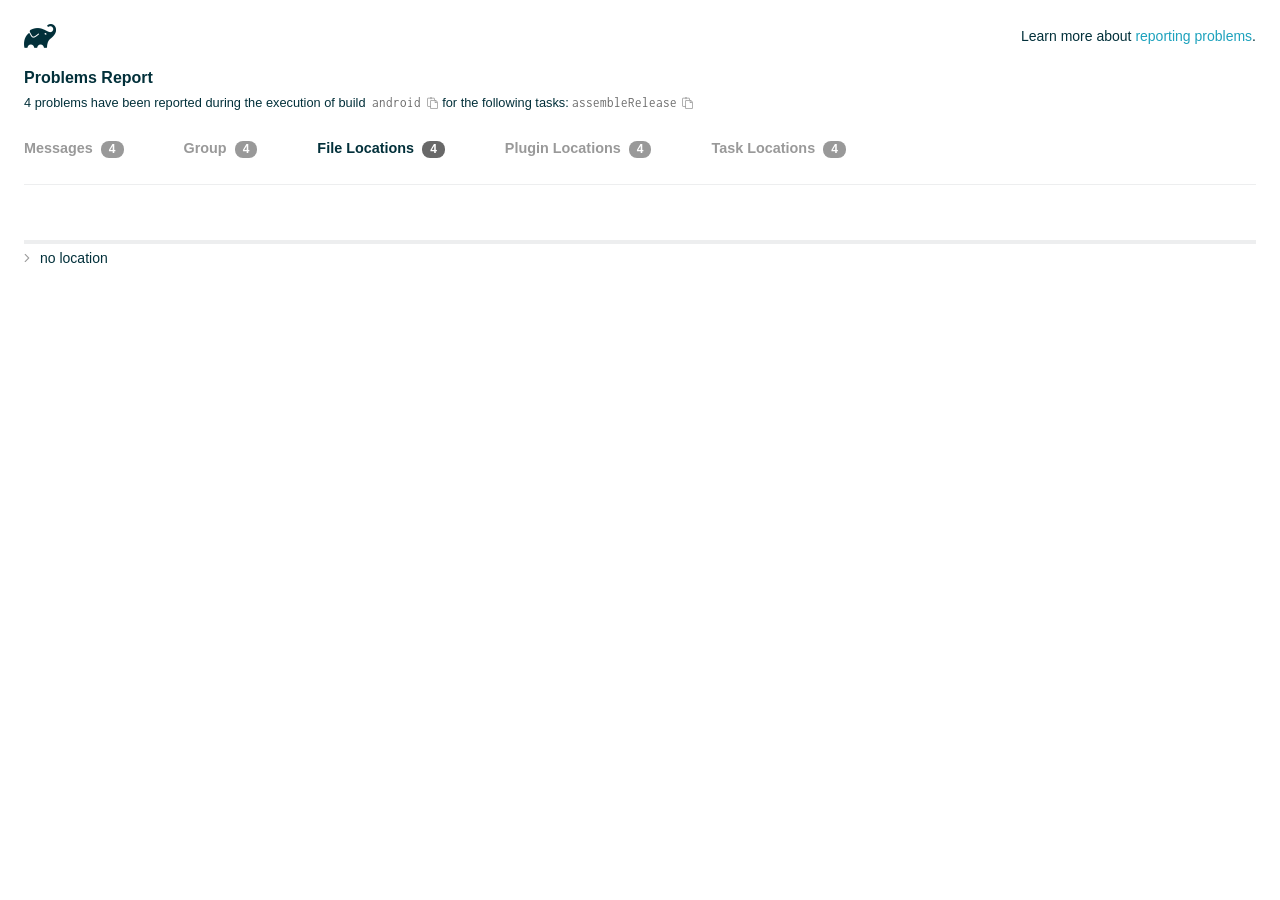
<file: android/build/reports/problems/problems-report.html>
<!DOCTYPE html>

<html lang="en">
<head>
    <!-- Required meta tags -->
    <meta charset="utf-8">
    <meta name="viewport" content="width=device-width, initial-scale=1, shrink-to-fit=no">

                    <style type="text/css">
                /*! normalize.css v7.0.0 | MIT License | github.com/necolas/normalize.css */
html {
    line-height: 1.15;
    -ms-text-size-adjust: 100%;
    -webkit-text-size-adjust: 100%
}

body {
    margin: 0
}

article, aside, footer, header, nav, section {
    display: block
}

h1 {
    font-size: 2em;
    margin: .67em 0
}

figcaption, figure, main {
    display: block
}

figure {
    margin: 1em 40px
}

hr {
    box-sizing: content-box;
    height: 0;
    overflow: visible
}

pre {
    font-family: monospace, monospace;
    font-size: 1em
}

a {
    background-color: transparent;
    -webkit-text-decoration-skip: objects
}

abbr[title] {
    border-bottom: none;
    text-decoration: underline;
    text-decoration: underline dotted
}

b, strong {
    font-weight: inherit
}

b, strong {
    font-weight: bolder
}

code, kbd, samp {
    font-family: monospace, monospace;
    font-size: 1em
}

dfn {
    font-style: italic
}

mark {
    background-color: #ff0;
    color: #000
}

small {
    font-size: 80%
}

sub, sup {
    font-size: 75%;
    line-height: 0;
    position: relative;
    vertical-align: baseline
}

sub {
    bottom: -.25em
}

sup {
    top: -.5em
}

audio, video {
    display: inline-block
}

audio:not([controls]) {
    display: none;
    height: 0
}

img {
    border-style: none
}

svg:not(:root) {
    overflow: hidden
}

button, input, optgroup, select, textarea {
    font-family: sans-serif;
    font-size: 100%;
    line-height: 1.15;
    margin: 0
}

button, input {
    overflow: visible
}

button, select {
    text-transform: none
}

[type=reset], [type=submit], button, html [type=button] {
    -webkit-appearance: button
}

[type=button]::-moz-focus-inner, [type=reset]::-moz-focus-inner, [type=submit]::-moz-focus-inner, button::-moz-focus-inner {
    border-style: none;
    padding: 0
}

[type=button]:-moz-focusring, [type=reset]:-moz-focusring, [type=submit]:-moz-focusring, button:-moz-focusring {
    outline: 1px dotted ButtonText
}

fieldset {
    padding: .35em .75em .625em
}

legend {
    box-sizing: border-box;
    color: inherit;
    display: table;
    max-width: 100%;
    padding: 0;
    white-space: normal
}

progress {
    display: inline-block;
    vertical-align: baseline
}

textarea {
    overflow: auto
}

[type=checkbox], [type=radio] {
    box-sizing: border-box;
    padding: 0
}

[type=number]::-webkit-inner-spin-button, [type=number]::-webkit-outer-spin-button {
    height: auto
}

[type=search] {
    -webkit-appearance: textfield;
    outline-offset: -2px
}

[type=search]::-webkit-search-cancel-button, [type=search]::-webkit-search-decoration {
    -webkit-appearance: none
}

::-webkit-file-upload-button {
    -webkit-appearance: button;
    font: inherit
}

details, menu {
    display: block
}

summary {
    display: list-item
}

canvas {
    display: inline-block
}

template {
    display: none
}

[hidden] {
    display: none
}

/* configuration cache styles */

.report-wrapper {
    margin: 0;
    padding: 0 24px;
}

.gradle-logo {
    width: 32px;
    height: 24px;
    background-image: url("[data-uri]");
    background-size: contain;
}

.header {
    display: flex;
    flex-wrap: wrap;
    position: fixed;
    top: 0;
    left: 0;
    width: 100%;
    padding: 24px 24px 0 24px;
    background-color: white;
    z-index: 1;
}

.learn-more {
    margin-left: auto;
    align-self: center;
    font-size: 0.875rem;
    font-weight: normal;
}

.title {
    display: flex;
    align-items: center;
    padding: 18px 0 24px 0;
    flex: 1 0 100%;
}

.content {
    font-size: 0.875rem;
    padding: 240px 0 48px;
    overflow-x: auto;
    white-space: nowrap;
}

.content ol:first-of-type {
    margin: 0;
}

.tree-btn {
    cursor: pointer;
    display: inline-block;
    width: 16px;
    height: 16px;
    background-size: contain;
    background-repeat: no-repeat;
    vertical-align: middle;
    margin-top: -0.2em;
}

.tree-btn.collapsed {
    background-image: url('data:image/svg+xml;utf8,<svg xmlns="http://www.w3.org/2000/svg" viewBox="0 0 192 512"><path d="M166.9 264.5l-117.8 116c-4.7 4.7-12.3 4.7-17 0l-7.1-7.1c-4.7-4.7-4.7-12.3 0-17L127.3 256 25.1 155.6c-4.7-4.7-4.7-12.3 0-17l7.1-7.1c4.7-4.7 12.3-4.7 17 0l117.8 116c4.6 4.7 4.6 12.3-.1 17z" fill="%23999999" stroke="%23999999"/></svg>');
}

.tree-btn.expanded {
    background-image: url('data:image/svg+xml;utf8,<svg xmlns="http://www.w3.org/2000/svg" viewBox="0 0 256 512"><path d="M119.5 326.9L3.5 209.1c-4.7-4.7-4.7-12.3 0-17l7.1-7.1c4.7-4.7 12.3-4.7 17 0L128 287.3l100.4-102.2c4.7-4.7 12.3-4.7 17 0l7.1 7.1c4.7 4.7 4.7 12.3 0 17L136.5 327c-4.7 4.6-12.3 4.6-17-.1z" fill="%23999999" stroke="%23999999"/></svg>');
}

ul .tree-btn {
    margin-right: 3px;
}

.leaf-icon {
    display: inline-block;
    width: 16px;
    height: 16px;
    background-image: url('data:image/svg+xml;utf8,<svg xmlns="http://www.w3.org/2000/svg" viewBox="0 0 256 512"><path d="M32 256 H224" stroke="%23999999" stroke-width="48" stroke-linecap="round"/></svg>');
    background-size: contain;
    background-repeat: no-repeat;
    vertical-align: middle;
    margin-top: -0.2em;
}

.invisible-text {
    user-select: all; /* Allow the text to be selectable */
    color: transparent; /* Hide the text */
    text-indent: -9999px; /* Move the text out of view */
    position: relative;
    white-space: pre; /* Preserve meaningful whitespace in the invisible text for copying */
}

.text-for-copy {
    display: inline-block;
}

.enum-icon {
    display: inline-block;
    width: 16px;
    height: 16px;
    background-image: url('data:image/svg+xml;utf8,<svg xmlns="http://www.w3.org/2000/svg" viewBox="0 0 1024 1024"><circle cx="512" cy="512" r="200" /></svg>');
    background-size: contain;
    background-repeat: no-repeat;
    vertical-align: middle;
    margin-inline-start: 0.5ex;
    margin-inline-end: 0.5ex;
    margin-top: -0.2em;
}

.error-icon {
    display: inline-block;
    width: 16px;
    height: 16px;
    background-image: url('data:image/svg+xml;utf8,<svg xmlns="http://www.w3.org/2000/svg" viewBox="0 0 320 512"><path d="M193.94 256L296.5 153.44l21.15-21.15c3.12-3.12 3.12-8.19 0-11.31l-22.63-22.63c-3.12-3.12-8.19-3.12-11.31 0L160 222.06 36.29 98.34c-3.12-3.12-8.19-3.12-11.31 0L2.34 120.97c-3.12 3.12-3.12 8.19 0 11.31L126.06 256 2.34 379.71c-3.12 3.12-3.12 8.19 0 11.31l22.63 22.63c3.12 3.12 8.19 3.12 11.31 0L160 289.94 262.56 392.5l21.15 21.15c3.12 3.12 8.19 3.12 11.31 0l22.63-22.63c3.12-3.12 3.12-8.19 0-11.31L193.94 256z" fill="%23FC461E" stroke="%23FC461E"/></svg>');
    background-size: contain;
    background-repeat: no-repeat;
    vertical-align: middle;
    margin-inline-start: 0.5ex;
    margin-inline-end: 0.5ex;
    margin-top: -0.2em;
}

.advice-icon {
    display: inline-block;
    width: 16px;
    height: 16px;
    background-image: url('data:image/svg+xml;utf8,<svg width="800px" height="800px" viewBox="-4.93 0 122.88 122.88" version="1.1" id="Layer_1" xmlns="http://www.w3.org/2000/svg" xmlns:xlink="http://www.w3.org/1999/xlink"  style="enable-background:new 0 0 113.01 122.88" xml:space="preserve"><g><path d="M44.13,102.06c-1.14,0.03-2.14-0.81-2.3-1.96c-0.17-1.2,0.64-2.31,1.82-2.54c-1.3-7.37-4.85-11.43-8.6-15.72 c-2.92-3.34-5.95-6.81-8.34-11.92c-2.35-5.03-3.64-10.23-3.6-15.63c0.05-5.4,1.42-10.96,4.4-16.71c0.02-0.04,0.04-0.07,0.06-0.11 l0,0c3.91-6.62,9.38-11.04,15.47-13.52c5.11-2.09,10.66-2.8,16.1-2.3c5.42,0.5,10.73,2.2,15.37,4.94 c5.9,3.49,10.75,8.67,13.42,15.21c1.44,3.54,2.42,7.49,2.54,11.82c0.12,4.31-0.62,8.96-2.61,13.88 c-2.66,6.59-6.18,10.68-9.47,14.51c-3.03,3.53-5.85,6.81-7.42,11.84c0.89,0.21,1.59,0.94,1.73,1.9c0.17,1.24-0.7,2.39-1.94,2.56 l-0.77,0.11c-0.14,1.09-0.23,2.26-0.27,3.51l0.25-0.04c1.24-0.17,2.39,0.7,2.56,1.94c0.17,1.24-0.7,2.39-1.94,2.56l-0.78,0.11 c0.01,0.15,0.02,0.3,0.03,0.45l0,0c0.07,0.88,0.08,1.73,0.03,2.54l0.13-0.02c1.25-0.15,2.38,0.74,2.54,1.98 c0.15,1.25-0.74,2.38-1.98,2.54l-1.68,0.21c-1.2,3.11-3.34,5.48-5.87,6.94c-1.74,1.01-3.67,1.59-5.61,1.71 c-1.97,0.12-3.96-0.25-5.78-1.13c-2.08-1.02-3.94-2.71-5.29-5.14c-0.65-0.33-1.13-0.97-1.23-1.75c-0.04-0.31-0.01-0.61,0.07-0.89 c-0.39-1.16-0.68-2.43-0.87-3.83l-0.07,0.01c-1.24,0.17-2.39-0.7-2.56-1.94c-0.17-1.24,0.7-2.39,1.94-2.56l0.54-0.08 C44.19,104.32,44.18,103.16,44.13,102.06L44.13,102.06z M2.18,58.86C1.01,58.89,0.04,57.98,0,56.81c-0.04-1.17,0.88-2.14,2.05-2.18 l8.7-0.3c1.17-0.04,2.14,0.88,2.18,2.05c0.04,1.17-0.88,2.14-2.05,2.18L2.18,58.86L2.18,58.86z M110.68,50.25 c1.16-0.12,2.2,0.73,2.32,1.89c0.12,1.16-0.73,2.2-1.89,2.32l-8.66,0.91c-1.16,0.12-2.2-0.73-2.32-1.89 c-0.12-1.16,0.73-2.2,1.89-2.32L110.68,50.25L110.68,50.25z M94.91,14.78c0.65-0.97,1.96-1.23,2.93-0.58 c0.97,0.65,1.23,1.96,0.58,2.93l-4.84,7.24c-0.65,0.97-1.96,1.23-2.93,0.58c-0.97-0.65-1.23-1.96-0.58-2.93L94.91,14.78 L94.91,14.78z M57.63,2.06c0.03-1.17,1-2.09,2.16-2.06c1.17,0.03,2.09,1,2.06,2.16l-0.22,8.7c-0.03,1.17-1,2.09-2.16,2.06 c-1.17-0.03-2.09-1-2.06-2.16L57.63,2.06L57.63,2.06z M13.88,15.53c-0.86-0.8-0.9-2.14-0.11-2.99c0.8-0.86,2.14-0.9,2.99-0.11 l6.37,5.94c0.86,0.8,0.9,2.14,0.11,2.99c-0.8,0.86-2.14,0.9-2.99,0.11L13.88,15.53L13.88,15.53z M47.88,96.95l18.49-2.63 c1.59-6.7,5.05-10.73,8.8-15.08c3.08-3.58,6.36-7.4,8.76-13.34c1.76-4.35,2.41-8.43,2.31-12.19c-0.1-3.75-0.96-7.21-2.24-10.34 c-2.3-5.63-6.51-10.11-11.65-13.15c-4.11-2.43-8.8-3.94-13.59-4.37c-4.77-0.44-9.64,0.19-14.13,2.02 c-5.26,2.15-9.99,5.97-13.39,11.72c-2.64,5.12-3.86,10.02-3.9,14.73c-0.04,4.74,1.11,9.33,3.2,13.8c2.13,4.56,4.97,7.8,7.69,10.92 C42.47,83.9,46.48,88.49,47.88,96.95L47.88,96.95z M65.62,99.02l-17.27,2.45c0.05,1.1,0.07,2.25,0.05,3.47l17.05-2.42 C65.47,101.29,65.52,100.12,65.62,99.02L65.62,99.02z M48.49,109.52c0.12,0.92,0.3,1.76,0.53,2.54l16.55-2.04 c0.11-0.86,0.13-1.77,0.05-2.74l0,0l0-0.02l-0.01-0.17L48.49,109.52L48.49,109.52z M51.37,116.36c0.64,0.67,1.35,1.19,2.1,1.55 c1.15,0.56,2.42,0.79,3.67,0.72c1.29-0.08,2.57-0.47,3.74-1.15c1.1-0.64,2.09-1.53,2.88-2.65L51.37,116.36L51.37,116.36z"/></g></svg>');
    background-size: contain;
    background-repeat: no-repeat;
    vertical-align: middle;
    margin-inline-start: 0.5ex;
    margin-inline-end: 0.5ex;
    margin-top: -0.2em;
}

.warning-icon {
    display: inline-block;
    width: 13px;
    height: 13px;
    background-image: url('data:image/svg+xml;utf8,<svg xmlns="http://www.w3.org/2000/svg" viewBox="0 0 576 512"><path d="M270.2 160h35.5c3.4 0 6.1 2.8 6 6.2l-7.5 196c-.1 3.2-2.8 5.8-6 5.8h-20.5c-3.2 0-5.9-2.5-6-5.8l-7.5-196c-.1-3.4 2.6-6.2 6-6.2zM288 388c-15.5 0-28 12.5-28 28s12.5 28 28 28 28-12.5 28-28-12.5-28-28-28zm281.5 52L329.6 24c-18.4-32-64.7-32-83.2 0L6.5 440c-18.4 31.9 4.6 72 41.6 72H528c36.8 0 60-40 41.5-72zM528 480H48c-12.3 0-20-13.3-13.9-24l240-416c6.1-10.6 21.6-10.7 27.7 0l240 416c6.2 10.6-1.5 24-13.8 24z" fill="%23DEAD22" stroke="%23DEAD22"/></svg>');
    background-size: contain;
    background-repeat: no-repeat;
    vertical-align: middle;
    margin-inline-start: 0.3ex;
    margin-inline-end: 1.1ex;
    margin-top: -0.1em;
}

.documentation-button {
    cursor: pointer;
    display: inline-block;
    width: 13px;
    height: 13px;
    background-image: url('data:image/svg+xml;utf8,<svg xmlns="http://www.w3.org/2000/svg" viewBox="0 0 512 512"><path d="M256 340c-15.464 0-28 12.536-28 28s12.536 28 28 28 28-12.536 28-28-12.536-28-28-28zm7.67-24h-16c-6.627 0-12-5.373-12-12v-.381c0-70.343 77.44-63.619 77.44-107.408 0-20.016-17.761-40.211-57.44-40.211-29.144 0-44.265 9.649-59.211 28.692-3.908 4.98-11.054 5.995-16.248 2.376l-13.134-9.15c-5.625-3.919-6.86-11.771-2.645-17.177C185.658 133.514 210.842 116 255.67 116c52.32 0 97.44 29.751 97.44 80.211 0 67.414-77.44 63.849-77.44 107.408V304c0 6.627-5.373 12-12 12zM256 40c118.621 0 216 96.075 216 216 0 119.291-96.61 216-216 216-119.244 0-216-96.562-216-216 0-119.203 96.602-216 216-216m0-32C119.043 8 8 119.083 8 256c0 136.997 111.043 248 248 248s248-111.003 248-248C504 119.083 392.957 8 256 8z" fill="%23999999" stroke="%23999999"/></svg>');
    background-size: contain;
    background-repeat: no-repeat;
    vertical-align: middle;
    margin-inline-start: 0.5ex;
    margin-inline-end: 0.5ex;
    margin-top: -0.2em;
}

.documentation-button::selection {
    color: transparent;
}

.documentation-button:hover {
    color: transparent;
}

.copy-button {
    cursor: pointer;
    display: inline-block;
    width: 12px;
    height: 12px;
    background-image: url('data:image/svg+xml;utf8,<svg xmlns="http://www.w3.org/2000/svg" viewBox="0 0 448 512"><path d="M433.941 193.941l-51.882-51.882A48 48 0 0 0 348.118 128H320V80c0-26.51-21.49-48-48-48h-66.752C198.643 13.377 180.858 0 160 0s-38.643 13.377-45.248 32H48C21.49 32 0 53.49 0 80v288c0 26.51 21.49 48 48 48h80v48c0 26.51 21.49 48 48 48h224c26.51 0 48-21.49 48-48V227.882a48 48 0 0 0-14.059-33.941zm-22.627 22.627a15.888 15.888 0 0 1 4.195 7.432H352v-63.509a15.88 15.88 0 0 1 7.431 4.195l51.883 51.882zM160 30c9.941 0 18 8.059 18 18s-8.059 18-18 18-18-8.059-18-18 8.059-18 18-18zM48 384c-8.822 0-16-7.178-16-16V80c0-8.822 7.178-16 16-16h66.752c6.605 18.623 24.389 32 45.248 32s38.643-13.377 45.248-32H272c8.822 0 16 7.178 16 16v48H176c-26.51 0-48 21.49-48 48v208H48zm352 96H176c-8.822 0-16-7.178-16-16V176c0-8.822 7.178-16 16-16h144v72c0 13.2 10.8 24 24 24h72v208c0 8.822-7.178 16-16 16z" fill="%23999999" stroke="%23999999"/></svg>');
    background-size: contain;
    background-repeat: no-repeat;
    vertical-align: middle;
    margin-inline-start: 0.5ex;
    margin-top: -0.2em;
}

.groups{
    display: flex;
    border-bottom: 1px solid #EDEEEF;
    flex: 1 0 100%;
}

.uncategorized {
    display: flex;
    border-top: 4px solid #EDEEEF;
    flex: 1 0 100%;
}

.group-selector {
    padding: 0 52px 24px 0;
    font-size: 0.9rem;
    font-weight: bold;
    color: #999999;
    cursor: pointer;
}

.group-selector__count {
    margin: 0 8px;
    border-radius: 8px;
    background-color: #999;
    color: #fff;
    padding: 1px 8px 2px;
    font-size: 0.75rem;
}

.group-selector--active {
    color: #02303A;
    cursor: auto;
}

.group-selector--active .group-selector__count {
    background-color: #686868;
}

.group-selector--disabled {
    cursor: not-allowed;
}

.accordion-header {
    cursor: pointer;
}

.container {
    padding-left: 0.5em;
    padding-right: 0.5em;
}

.stacktrace {
    border-radius: 4px;
    overflow-x: auto;
    padding: 0.5rem;
    margin-bottom: 0;
    min-width: 1000px;
}

/* Lato (bold, regular) */
@font-face {
    font-display: swap;
    font-family: Lato;
    font-weight: 500;
    font-style: normal;
    src: url("https://assets.gradle.com/lato/fonts/lato-semibold/lato-semibold.woff2") format("woff2"),
    url("https://assets.gradle.com/lato/fonts/lato-semibold/lato-semibold.woff") format("woff");
}

@font-face {
    font-display: swap;
    font-family: Lato;
    font-weight: bold;
    font-style: normal;
    src: url("https://assets.gradle.com/lato/fonts/lato-bold/lato-bold.woff2") format("woff2"),
    url("https://assets.gradle.com/lato/fonts/lato-bold/lato-bold.woff") format("woff");
}

* {
    -webkit-box-sizing: border-box;
    -moz-box-sizing: border-box;
    box-sizing: border-box;
}

html,
body {
    margin: 0;
    padding: 0;
}

html {
    font-family: "Lato", "Helvetica Neue", Arial, sans-serif;
    font-size: 16px;
    font-weight: 400;
    line-height: 1.5;
}

body {
    color: #02303A;
    background-color: #ffffff;
    -webkit-text-size-adjust: 100%;
    -ms-text-size-adjust: 100%;
    -webkit-font-smoothing: antialiased;
}


/* typography */
h1, h2, h3, h4, h5, h6 {
    color: #02303A;
    text-rendering: optimizeLegibility;
    margin: 0;
}

h1 {
    font-size: 1rem;
}

h2 {
    font-size: 0.9rem;
}

h3 {
    font-size: 1.125rem;
}

h4, h5, h6 {
    font-size: 0.875rem;
}

h1 code {
    font-weight: bold;
}

ul, ol, dl {
    list-style-position: outside;
    line-height: 1.6;
    padding: 0;
    margin: 0 0 0 20px;
    list-style-type: none;
}

li {
    line-height: 2;
}

a {
    color: #1DA2BD;
    text-decoration: none;
    transition: all 0.3s ease, visibility 0s;
}

a:hover {
    color: #35c1e4;
}

/* code */
code, pre {
    font-family: Inconsolata, Monaco, "Courier New", monospace;
    font-style: normal;
    font-variant-ligatures: normal;
    font-variant-caps: normal;
    font-variant-numeric: normal;
    font-variant-east-asian: normal;
    font-weight: normal;
    font-stretch: normal;
    color: #686868;
}

*:not(pre) > code {
    letter-spacing: 0;
    padding: 0.1em 0.5ex;
    text-rendering: optimizeSpeed;
    word-spacing: -0.15em;
    word-wrap: break-word;
}

pre {
    font-size: 0.75rem;
    line-height: 1.8;
    margin-top: 0;
    margin-bottom: 1.5em;
    padding: 1rem;
}

pre code {
    background-color: transparent;
    color: inherit;
    line-height: 1.8;
    font-size: 100%;
    padding: 0;
}

a code {
    color: #1BA8CB;
}

pre.code, pre.programlisting, pre.screen, pre.tt {
    background-color: #f7f7f8;
    border-radius: 4px;
    font-size: 1em;
    line-height: 1.45;
    margin-bottom: 1.25em;
    overflow-x: auto;
    padding: 1rem;
}

li em, p em {
    padding: 0 1px;
}

code em, tt em {
    text-decoration: none;
}

code + .copy-button {
    margin-inline-start: 0.2ex;
}

.java-exception {
    font-size: 0.75rem;
    padding-left: 24px;
}

.java-exception ul {
    margin: 0;
    line-height: inherit;
}

.java-exception code {
    white-space: pre;
}

.java-exception-part-toggle {
    user-select: none;
    cursor: pointer;
    border-radius: 2px;
    padding: 0.1em 0.2em;
    background: azure;
    color: #686868;
}

                </style>
    <!-- Inconsolata is used as a default monospace font in the report. -->
    <link rel="stylesheet" href="https://fonts.googleapis.com/css?family=Inconsolata:400,700" />

    <title>Gradle Configuration Cache</title>
</head>
<body>

<div id="playground"></div>

<div class="report" id="report">
    Loading...
</div>

<script type="text/javascript">
function configurationCacheProblems() { return (
// begin-report-data
{"diagnostics":[{"locations":[{}],"problem":[{"text":"Properties should be assigned using the 'propName = value' syntax. Setting a property via the Gradle-generated 'propName value' or 'propName(value)' syntax in Groovy DSL has been deprecated."}],"severity":"WARNING","problemDetails":[{"text":"This is scheduled to be removed in Gradle 10.0."}],"contextualLabel":"Properties should be assigned using the 'propName = value' syntax. Setting a property via the Gradle-generated 'propName value' or 'propName(value)' syntax in Groovy DSL has been deprecated.","documentationLink":"https://docs.gradle.org/8.14/userguide/upgrading_version_8.html#groovy_space_assignment_syntax","problemId":[{"name":"deprecation","displayName":"Deprecation"},{"name":"properties-should-be-assigned-using-the-propname-value-syntax-setting-a-property-via-the-gradle-generated-propname-value-or-propname-value-syntax-in-groovy-dsl","displayName":"Properties should be assigned using the 'propName = value' syntax. Setting a property via the Gradle-generated 'propName value' or 'propName(value)' syntax in Groovy DSL has been deprecated."}],"solutions":[[{"text":"Use assignment ('group = <value>') instead."}]]},{"locations":[{}],"problem":[{"text":"Properties should be assigned using the 'propName = value' syntax. Setting a property via the Gradle-generated 'propName value' or 'propName(value)' syntax in Groovy DSL has been deprecated."}],"severity":"WARNING","problemDetails":[{"text":"This is scheduled to be removed in Gradle 10.0."}],"contextualLabel":"Properties should be assigned using the 'propName = value' syntax. Setting a property via the Gradle-generated 'propName value' or 'propName(value)' syntax in Groovy DSL has been deprecated.","documentationLink":"https://docs.gradle.org/8.14/userguide/upgrading_version_8.html#groovy_space_assignment_syntax","problemId":[{"name":"deprecation","displayName":"Deprecation"},{"name":"properties-should-be-assigned-using-the-propname-value-syntax-setting-a-property-via-the-gradle-generated-propname-value-or-propname-value-syntax-in-groovy-dsl","displayName":"Properties should be assigned using the 'propName = value' syntax. Setting a property via the Gradle-generated 'propName value' or 'propName(value)' syntax in Groovy DSL has been deprecated."}],"solutions":[[{"text":"Use assignment ('version = <value>') instead."}]]},{"locations":[{}],"problem":[{"text":"Properties should be assigned using the 'propName = value' syntax. Setting a property via the Gradle-generated 'propName value' or 'propName(value)' syntax in Groovy DSL has been deprecated."}],"severity":"WARNING","problemDetails":[{"text":"This is scheduled to be removed in Gradle 10.0."}],"contextualLabel":"Properties should be assigned using the 'propName = value' syntax. Setting a property via the Gradle-generated 'propName value' or 'propName(value)' syntax in Groovy DSL has been deprecated.","documentationLink":"https://docs.gradle.org/8.14/userguide/upgrading_version_8.html#groovy_space_assignment_syntax","problemId":[{"name":"deprecation","displayName":"Deprecation"},{"name":"properties-should-be-assigned-using-the-propname-value-syntax-setting-a-property-via-the-gradle-generated-propname-value-or-propname-value-syntax-in-groovy-dsl","displayName":"Properties should be assigned using the 'propName = value' syntax. Setting a property via the Gradle-generated 'propName value' or 'propName(value)' syntax in Groovy DSL has been deprecated."}],"solutions":[[{"text":"Use assignment ('compileSdk = <value>') instead."}]]},{"locations":[{}],"problem":[{"text":"Properties should be assigned using the 'propName = value' syntax. Setting a property via the Gradle-generated 'propName value' or 'propName(value)' syntax in Groovy DSL has been deprecated."}],"severity":"WARNING","problemDetails":[{"text":"This is scheduled to be removed in Gradle 10.0."}],"contextualLabel":"Properties should be assigned using the 'propName = value' syntax. Setting a property via the Gradle-generated 'propName value' or 'propName(value)' syntax in Groovy DSL has been deprecated.","documentationLink":"https://docs.gradle.org/8.14/userguide/upgrading_version_8.html#groovy_space_assignment_syntax","problemId":[{"name":"deprecation","displayName":"Deprecation"},{"name":"properties-should-be-assigned-using-the-propname-value-syntax-setting-a-property-via-the-gradle-generated-propname-value-or-propname-value-syntax-in-groovy-dsl","displayName":"Properties should be assigned using the 'propName = value' syntax. Setting a property via the Gradle-generated 'propName value' or 'propName(value)' syntax in Groovy DSL has been deprecated."}],"solutions":[[{"text":"Use assignment ('namespace = <value>') instead."}]]}],"problemsReport":{"totalProblemCount":4,"buildName":"android","requestedTasks":"assembleRelease","documentationLink":"https://docs.gradle.org/8.14/userguide/reporting_problems.html","documentationLinkCaption":"Problem report","summaries":[]}}
// end-report-data
);}
</script>
                <script type="text/javascript">
                !function(n,t){"object"==typeof exports&&"object"==typeof module?module.exports=t():"function"==typeof define&&define.amd?define([],t):"object"==typeof exports?exports["configuration-cache-report"]=t():n["configuration-cache-report"]=t()}(this,(()=>(({70:function(){void 0===ArrayBuffer.isView&&(ArrayBuffer.isView=function(n){return null!=n&&null!=n.__proto__&&n.__proto__.__proto__===Int8Array.prototype.__proto__}),void 0===Math.imul&&(Math.imul=function(n,t){return(4294901760&n)*(65535&t)+(65535&n)*(0|t)|0}),this["configuration-cache-report"]=function(n){"use strict";var t,r,i,e,u,o,f,s,c,a,h,l,_,v,d,g,w,b,p,m,k,q,y,B,C,x,j,P,I,S,z,T,E,L,N,A,M,F,D,O,R,H,$,G,U,V,Q,Z,Y,W,K,X,J,nn,tn,rn,en,un,on,fn,sn,cn,an,hn,ln,_n,vn,dn,gn,wn,bn,pn,mn,kn,qn,yn,Bn,Cn,xn,jn,Pn,In,Sn,zn,Tn,En,Ln,Nn,An,Mn=Math.imul,Fn=ArrayBuffer.isView;function Dn(n,t){if(!(t>=0))throw _u(ce("Requested element count "+t+" is less than zero."));return function(n,t){if(!(t>=0))throw _u(ce("Requested element count "+t+" is less than zero."));if(0===t)return Ct();if(t>=n.length)return function(n){switch(n.length){case 0:return Ct();case 1:return qr(n[0]);default:return function(n){return Hr(function(n){return new It(n,!1)}(n))}(n)}}(n);if(1===t)return qr(n[0]);var r=0,i=Rr(),e=0,u=n.length;n:for(;e<u;){var o=n[e];if(e=e+1|0,i.d(o),(r=r+1|0)===t)break n}return i}(n,rt(n.length-t|0,0))}function On(n,t,r,i,e,u,o){return t=t===A?", ":t,r=r===A?"":r,i=i===A?"":i,e=e===A?-1:e,u=u===A?"...":u,o=o===A?null:o,function(n,t,r,i,e,u,o,f){r=r===A?", ":r,i=i===A?"":i,e=e===A?"":e,u=u===A?-1:u,o=o===A?"...":o,f=f===A?null:f,t.e(i);var s=0,c=0,a=n.length;n:for(;c<a;){var h=n[c];if(c=c+1|0,(s=s+1|0)>1&&t.e(r),!(u<0||s<=u))break n;Jt(t,h,f)}return u>=0&&s>u&&t.e(o),t.e(e),t}(n,Bi(),t,r,i,e,u,o).toString()}function Rn(n){return n.length-1|0}function Hn(n,t){if(null==t){var r=0,i=n.length-1|0;if(r<=i)do{var e=r;if(r=r+1|0,null==n[e])return e}while(r<=i)}else{var u=0,o=n.length-1|0;if(u<=o)do{var f=u;if(u=u+1|0,le(t,n[f]))return f}while(u<=o)}return-1}function $n(n,t,r,i,e,u,o){return t=t===A?", ":t,r=r===A?"":r,i=i===A?"":i,e=e===A?-1:e,u=u===A?"...":u,o=o===A?null:o,Gn(n,Bi(),t,r,i,e,u,o).toString()}function Gn(n,t,r,i,e,u,o,f){r=r===A?", ":r,i=i===A?"":i,e=e===A?"":e,u=u===A?-1:u,o=o===A?"...":o,f=f===A?null:f,t.e(i);var s=0,c=n.f();n:for(;c.g();){var a=c.h();if((s=s+1|0)>1&&t.e(r),!(u<0||s<=u))break n;Jt(t,a,f)}return u>=0&&s>u&&t.e(o),t.e(e),t}function Un(n){if(n.i())throw xu("List is empty.");return n.j(0)}function Vn(n){return new tt(n)}function Qn(n){if(Ke(n,Di)){var t;switch(n.k()){case 0:t=Ct();break;case 1:t=qr(Ke(n,Fi)?n.j(0):n.f().h());break;default:t=Zn(n)}return t}return xt(Xn(n))}function Zn(n){return Hr(n)}function Yn(n){if(Ke(n,Di)&&n.k()<=1)return Qn(n);var t=Xn(n);return function(n){var t=(n.k()/2|0)-1|0;if(t<0)return br();var r=jt(n),i=0;if(i<=t)do{var e=i;i=i+1|0;var u=n.j(e);n.f4(e,n.j(r)),n.f4(r,u),r=r-1|0}while(e!==t)}(t),t}function Wn(n,t){if(!(t>=0))throw _u(ce("Requested element count "+t+" is less than zero."));return function(n,t){if(!(t>=0))throw _u(ce("Requested element count "+t+" is less than zero."));if(0===t)return Ct();if(Ke(n,Di)){if(t>=n.k())return Qn(n);if(1===t)return qr(function(n){if(Ke(n,Fi))return Un(n);var t=n.f();if(!t.g())throw xu("Collection is empty.");return t.h()}(n))}var r=0,i=Rr(),e=n.f();n:for(;e.g();){var u=e.h();if(i.d(u),(r=r+1|0)===t)break n}return xt(i)}(n,rt(n.k()-t|0,0))}function Kn(n,t){if(!(t>=0))throw _u(ce("Requested element count "+t+" is less than zero."));if(0===t)return Ct();var r=n.k();if(t>=r)return Qn(n);if(1===t)return qr(Jn(n));var i=Rr();if(Ke(n,bi)){var e=r-t|0;if(e<r)do{var u=e;e=e+1|0,i.d(n.j(u))}while(e<r)}else for(var o=n.l(r-t|0);o.g();){var f=o.h();i.d(f)}return i}function Xn(n){return Ke(n,Di)?Zn(n):nt(n,Or())}function Jn(n){if(n.i())throw xu("List is empty.");return n.j(jt(n))}function nt(n,t){for(var r=n.f();r.g();){var i=r.h();t.d(i)}return t}function tt(n){this.n_1=n}function rt(n,t){return n<t?t:n}function it(n,t){return n>t?t:n}function et(n,t){return Kt().q(n,t,-1)}function ut(n,t){return new Ft(n,t)}function ot(n){var t=n.f();if(!t.g())return Ct();var r=t.h();if(!t.g())return qr(r);var i=Or();for(i.d(r);t.g();)i.d(t.h());return i}function ft(n){this.r_1=n}function st(n,t){this.s_1=n,this.t_1=t}function ct(){}function at(n){this.x_1=n,this.w_1=0}function ht(n,t){this.a1_1=n,at.call(this,n),_t().b1(t,this.a1_1.k()),this.w_1=t}function lt(){t=this}function _t(){return null==t&&new lt,t}function vt(){_t(),ct.call(this)}function dt(n){this.h1_1=n}function gt(n,t){return t===n?"(this Map)":Vi(t)}function wt(n,t){var r;n:{for(var i=n.o().f();i.g();){var e=i.h();if(le(e.j1(),t)){r=e;break n}}r=null}return r}function bt(){r=this}function pt(){return null==r&&new bt,r}function mt(n){this.q1_1=n,ct.call(this)}function kt(){pt(),this.n1_1=null,this.o1_1=null}function qt(){i=this}function yt(){return null==i&&new qt,i}function Bt(n){return n.length>0?ou(n):Ct()}function Ct(){return null==e&&new Pt,e}function xt(n){switch(n.k()){case 0:return Ct();case 1:return qr(n.j(0));default:return n}}function jt(n){return n.k()-1|0}function Pt(){e=this,this.z1_1=new ke(-1478467534,-1720727600)}function It(n,t){this.b2_1=n,this.c2_1=t}function St(){u=this}function zt(){return null==u&&new St,u}function Tt(n,t){return Ke(n,Di)?n.k():t}function Et(n,t){if(Ke(t,Di))return n.m(t);for(var r=!1,i=t.f();i.g();){var e=i.h();n.d(e)&&(r=!0)}return r}function Lt(){}function Nt(n,t){this.h2_1=n,this.g2_1=n.i2_1.l(function(n,t){if(!(0<=t&&t<=n.k()))throw du("Position index "+t+" must be in range ["+Ve(0,n.k())+"].");return n.k()-t|0}(n,t))}function At(n){vt.call(this),this.i2_1=n}function Mt(n){this.k2_1=n,this.j2_1=n.l2_1.f()}function Ft(n,t){this.l2_1=n,this.m2_1=t}function Dt(n){for(;n.n2_1.g();){var t=n.n2_1.h();if(n.q2_1.t2_1(t)===n.q2_1.s2_1)return n.p2_1=t,n.o2_1=1,br()}n.o2_1=0}function Ot(n){this.q2_1=n,this.n2_1=n.r2_1.f(),this.o2_1=-1,this.p2_1=null}function Rt(n,t,r){t=t===A||t,this.r2_1=n,this.s2_1=t,this.t2_1=r}function Ht(){return null==o&&new $t,o}function $t(){o=this,this.u2_1=new ke(1993859828,793161749)}function Gt(n,t,r){return Ut(Ut(n,r)-Ut(t,r)|0,r)}function Ut(n,t){var r=n%t|0;return r>=0?r:r+t|0}function Vt(){f=this,this.p_1=new Zt(1,0)}function Qt(){return null==f&&new Vt,f}function Zt(n,t){Qt(),Xt.call(this,n,t,1)}function Yt(n,t,r){Lt.call(this),this.d3_1=r,this.e3_1=t,this.f3_1=this.d3_1>0?n<=t:n>=t,this.g3_1=this.f3_1?n:this.e3_1}function Wt(){s=this}function Kt(){return null==s&&new Wt,s}function Xt(n,t,r){if(Kt(),0===r)throw _u("Step must be non-zero.");if(r===mr().MIN_VALUE)throw _u("Step must be greater than Int.MIN_VALUE to avoid overflow on negation.");this.z2_1=n,this.a3_1=function(n,t,r){var i;if(r>0)i=n>=t?t:t-Gt(t,n,r)|0;else{if(!(r<0))throw _u("Step is zero.");i=n<=t?t:t+Gt(n,t,0|-r)|0}return i}(n,t,r),this.b3_1=r}function Jt(n,t,r){null!=r?n.e(r(t)):null==t||nu(t)?n.e(t):t instanceof Mi?n.i3(t.h3_1):n.e(Vi(t))}function nr(n,t,r){if(n===t)return!0;if(!(r=r!==A&&r))return!1;var i=xi(n),e=xi(t);return i===e||le(new Mi(ne(Li(i).toLowerCase(),0)),new Mi(ne(Li(e).toLowerCase(),0)))}function tr(n){return re(n)-1|0}function rr(n,t,r,i){return r=r===A?0:r,(i=i!==A&&i)||"string"!=typeof n?ir(n,t,r,re(n),i):n.indexOf(t,r)}function ir(n,t,r,i,e,u){var o=(u=u!==A&&u)?et(it(r,tr(n)),rt(i,0)):Ve(rt(r,0),it(i,re(n)));if("string"==typeof n&&"string"==typeof t){var f=o.z2_1,s=o.a3_1,c=o.b3_1;if(c>0&&f<=s||c<0&&s<=f)do{var a=f;if(f=f+c|0,Ti(t,0,n,a,re(t),e))return a}while(a!==s)}else{var h=o.z2_1,l=o.a3_1,_=o.b3_1;if(_>0&&h<=l||_<0&&l<=h)do{var v=h;if(h=h+_|0,fr(t,0,n,v,re(t),e))return v}while(v!==l)}return-1}function er(n){var t=0,r=re(n)-1|0,i=!1;n:for(;t<=r;){var e=ji(ne(n,i?r:t));if(i){if(!e)break n;r=r-1|0}else e?t=t+1|0:i=!0}return ie(n,t,r+1|0)}function ur(n,t){return ce(ie(n,t.y2(),t.c3()+1|0))}function or(n,t,r,i,e){r=r===A?0:r,i=i!==A&&i,sr(e=e===A?0:e);var u,o,f=ou(t);return new hr(n,r,e,(u=f,o=i,function(n,t){var r=function(n,t,r,i){if(!i&&1===t.k()){var e=function(n){if(Ke(n,Fi))return function(n){var t;switch(n.k()){case 0:throw xu("List is empty.");case 1:t=n.j(0);break;default:throw _u("List has more than one element.")}return t}(n);var t=n.f();if(!t.g())throw xu("Collection is empty.");var r=t.h();if(t.g())throw _u("Collection has more than one element.");return r}(t),u=rr(n,e,r);return u<0?null:_r(u,e)}var o=Ve(rt(r,0),re(n));if("string"==typeof n){var f=o.z2_1,s=o.a3_1,c=o.b3_1;if(c>0&&f<=s||c<0&&s<=f)do{var a,h=f;f=f+c|0;n:{for(var l=t.f();l.g();){var _=l.h();if(Ti(_,0,n,h,_.length,i)){a=_;break n}}a=null}if(null!=a)return _r(h,a)}while(h!==s)}else{var v=o.z2_1,d=o.a3_1,g=o.b3_1;if(g>0&&v<=d||g<0&&d<=v)do{var w,b=v;v=v+g|0;n:{for(var p=t.f();p.g();){var m=p.h();if(fr(m,0,n,b,m.length,i)){w=m;break n}}w=null}if(null!=w)return _r(b,w)}while(b!==d)}return null}(n,u,t,o);return null==r?null:_r(r.t3_1,r.u3_1.length)}))}function fr(n,t,r,i,e,u){if(i<0||t<0||t>(re(n)-e|0)||i>(re(r)-e|0))return!1;var o=0;if(o<e)do{var f=o;if(o=o+1|0,!nr(ne(n,t+f|0),ne(r,i+f|0),u))return!1}while(o<e);return!0}function sr(n){if(!(n>=0))throw _u(ce("Limit must be non-negative, but was "+n))}function cr(n){if(n.l3_1<0)n.j3_1=0,n.m3_1=null;else{var t;if(n.o3_1.r3_1>0?(n.n3_1=n.n3_1+1|0,t=n.n3_1>=n.o3_1.r3_1):t=!1,t||n.l3_1>re(n.o3_1.p3_1))n.m3_1=Ve(n.k3_1,tr(n.o3_1.p3_1)),n.l3_1=-1;else{var r=n.o3_1.s3_1(n.o3_1.p3_1,n.l3_1);if(null==r)n.m3_1=Ve(n.k3_1,tr(n.o3_1.p3_1)),n.l3_1=-1;else{var i=r.v3(),e=r.w3();n.m3_1=function(n,t){return t<=mr().MIN_VALUE?Qt().p_1:Ve(n,t-1|0)}(n.k3_1,i),n.k3_1=i+e|0,n.l3_1=n.k3_1+(0===e?1:0)|0}}n.j3_1=1}}function ar(n){this.o3_1=n,this.j3_1=-1,this.k3_1=function(n,t,r){if(0>r)throw _u("Cannot coerce value to an empty range: maximum "+r+" is less than minimum 0.");return n<0?0:n>r?r:n}(n.q3_1,0,re(n.p3_1)),this.l3_1=this.k3_1,this.m3_1=null,this.n3_1=0}function hr(n,t,r,i){this.p3_1=n,this.q3_1=t,this.r3_1=r,this.s3_1=i}function lr(n,t){this.t3_1=n,this.u3_1=t}function _r(n,t){return new lr(n,t)}function vr(){}function dr(){}function gr(){}function wr(){c=this}function br(){return null==c&&new wr,c}function pr(){a=this,this.MIN_VALUE=-2147483648,this.MAX_VALUE=2147483647,this.SIZE_BYTES=4,this.SIZE_BITS=32}function mr(){return null==a&&new pr,a}function kr(n){for(var t=[],r=n.f();r.g();)t.push(r.h());return t}function qr(n){return 0===(t=[n]).length?Or():Hr(new It(t,!0));var t}function yr(n){return n<0&&function(){throw Pu("Index overflow has happened.")}(),n}function Br(n){return void 0!==n.toArray?n.toArray():kr(n)}function Cr(n){return function(n,t){for(var r=0,i=n.length;r<i;){var e=n[r];r=r+1|0,t.d(e)}return t}(t=[n],(r=t.length,i=de(ve(ni)),function(n,t,r){Mr.call(r),ni.call(r),r.y5_1=function(n){return Kr(n,0,de(ve(Xr)))}(n)}(r,0,i),i));var t,r,i}function xr(){ct.call(this)}function jr(n){this.j4_1=n,this.h4_1=0,this.i4_1=-1}function Pr(n,t){this.n4_1=n,jr.call(this,n),_t().b1(t,this.n4_1.k()),this.h4_1=t}function Ir(){xr.call(this),this.o4_1=0}function Sr(n){this.r4_1=n}function zr(n){this.s4_1=n}function Tr(n,t){this.t4_1=n,this.u4_1=t}function Er(){Mr.call(this)}function Lr(n){this.x4_1=n,Mr.call(this)}function Nr(n){this.e5_1=n,xr.call(this)}function Ar(){kt.call(this),this.c5_1=null,this.d5_1=null}function Mr(){xr.call(this)}function Fr(){h=this;var n=Rr();n.c_1=!0,this.i5_1=n}function Dr(){return null==h&&new Fr,h}function Or(){return n=de(ve(Gr)),t=[],Gr.call(n,t),n;var n,t}function Rr(n){return t=de(ve(Gr)),r=[],Gr.call(t,r),t;var t,r}function Hr(n){return function(n,t){var r;return r=Br(n),Gr.call(t,r),t}(n,de(ve(Gr)))}function $r(n,t){return _t().e1(t,n.k()),t}function Gr(n){Dr(),Ir.call(this),this.b_1=n,this.c_1=!1}function Ur(n,t,r,i,e){if(r===i)return n;var u=(r+i|0)/2|0,o=Ur(n,t,r,u,e),f=Ur(n,t,u+1|0,i,e),s=o===t?n:t,c=r,a=u+1|0,h=r;if(h<=i)do{var l=h;if(h=h+1|0,c<=u&&a<=i){var _=o[c],v=f[a];e.compare(_,v)<=0?(s[l]=_,c=c+1|0):(s[l]=v,a=a+1|0)}else c<=u?(s[l]=o[c],c=c+1|0):(s[l]=f[a],a=a+1|0)}while(l!==i);return s}function Vr(n,t){return(3&n)-(3&t)|0}function Qr(){_=this}function Zr(n){this.n5_1=n,Er.call(this)}function Yr(n){return function(n,t){Ar.call(t),Xr.call(t),t.t5_1=n,t.u5_1=n.w5()}(new ui((null==_&&new Qr,_)),n),n}function Wr(){return Yr(de(ve(Xr)))}function Kr(n,t,r){if(Yr(r),!(n>=0))throw _u(ce("Negative initial capacity: "+n));if(!(t>=0))throw _u(ce("Non-positive load factor: "+t));return r}function Xr(){this.v5_1=null}function Jr(n,t){return Mr.call(t),ni.call(t),t.y5_1=n,t}function ni(){}function ti(n,t){var r=ii(n,n.h6_1.m5(t));if(null==r)return null;var i=r;if(null!=i&&Xe(i))return ri(i,n,t);var e=i;return n.h6_1.l5(e.j1(),t)?e:null}function ri(n,t,r){var i;n:{for(var e=0,u=n.length;e<u;){var o=n[e];if(e=e+1|0,t.h6_1.l5(o.j1(),r)){i=o;break n}}i=null}return i}function ii(n,t){var r=n.i6_1[t];return void 0===r?null:r}function ei(n){this.g6_1=n,this.z5_1=-1,this.a6_1=Object.keys(n.i6_1),this.b6_1=-1,this.c6_1=null,this.d6_1=!1,this.e6_1=-1,this.f6_1=null}function ui(n){this.h6_1=n,this.i6_1=this.k6(),this.j6_1=0}function oi(){}function fi(n){this.n6_1=n,this.l6_1=null,this.m6_1=null,this.m6_1=this.n6_1.y6_1.v6_1}function si(){v=this;var n,t=(_i(0,0,n=de(ve(vi))),n);t.x6_1=!0,this.e7_1=t}function ci(){return null==v&&new si,v}function ai(n,t,r){this.d7_1=n,Tr.call(this,t,r),this.b7_1=null,this.c7_1=null}function hi(n){this.y6_1=n,Er.call(this)}function li(){return Yr(n=de(ve(vi))),vi.call(n),n.w6_1=Wr(),n;var n}function _i(n,t,r){return Kr(n,t,r),vi.call(r),r.w6_1=Wr(),r}function vi(){ci(),this.v6_1=null,this.x6_1=!1}function di(){d=this;var n=gi(0),t=n.y5_1;(t instanceof vi?t:pe()).j5(),this.f7_1=n}function gi(n){return function(n,t){return function(n,t,r){Jr(function(n,t){return _i(n,t,de(ve(vi)))}(n,t),r),wi.call(r)}(n,0,t),t}(n,de(ve(wi)))}function wi(){null==d&&new di}function bi(){}function pi(){}function mi(n){pi.call(this),this.k7_1=n}function ki(){qi.call(this)}function qi(){pi.call(this),this.m7_1=""}function yi(){if(!w){w=!0;var n="undefined"!=typeof process&&process.versions&&!!process.versions.node;g=n?new mi(process.stdout):new ki}}function Bi(){return n=de(ve(Ci)),Ci.call(n,""),n;var n}function Ci(n){this.o7_1=void 0!==n?n:""}function xi(n){var t=Li(n).toUpperCase();return t.length>1?n:ne(t,0)}function ji(n){return function(n){return 9<=n&&n<=13||28<=n&&n<=32||160===n||n>4096&&(5760===n||8192<=n&&n<=8202||8232===n||8233===n||8239===n||8287===n||12288===n)}(n)}function Pi(){b=this,this.q7_1=new RegExp("[\\\\^$*+?.()|[\\]{}]","g"),this.r7_1=new RegExp("[\\\\$]","g"),this.s7_1=new RegExp("\\$","g")}function Ii(){return null==b&&new Pi,b}function Si(n,t){Ii(),this.v7_1=n,this.w7_1=function(n){if(Ke(n,Di)){var t;switch(n.k()){case 0:t=Ht();break;case 1:t=Cr(Ke(n,Fi)?n.j(0):n.f().h());break;default:t=nt(n,gi(n.k()))}return t}return function(n){switch(n.k()){case 0:return Ht();case 1:return Cr(n.f().h());default:return n}}(nt(n,(r=de(ve(wi)),Jr(li(),r),wi.call(r),r)));var r}(t),this.x7_1=new RegExp(n,$n(t,"","gu",A,A,A,zi)),this.y7_1=null,this.z7_1=null}function zi(n){return n.d8_1}function Ti(n,t,r,i,e,u){return fr(n,t,r,i,e,u=u!==A&&u)}function Ei(n,t){return n-t|0}function Li(n){return String.fromCharCode(n)}function Ni(){p=this,this.e8_1=0,this.f8_1=65535,this.g8_1=55296,this.h8_1=56319,this.i8_1=56320,this.j8_1=57343,this.k8_1=55296,this.l8_1=57343,this.m8_1=2,this.n8_1=16}function Ai(){return null==p&&new Ni,p}function Mi(n){Ai(),this.h3_1=n}function Fi(){}function Di(){}function Oi(){}function Ri(){}function Hi(){}function $i(){}function Gi(){m=this}function Ui(n,t){null==m&&new Gi,this.p8_1=n,this.q8_1=t}function Vi(n){var t=null==n?null:ce(n);return null==t?"null":t}function Qi(n){return new Zi(n)}function Zi(n){this.t8_1=n,this.s8_1=0}function Yi(){return Ji(),k}function Wi(){return Ji(),q}function Ki(){return Ji(),y}function Xi(){return Ji(),B}function Ji(){x||(x=!0,k=new ArrayBuffer(8),q=new Float64Array(Yi()),new Float32Array(Yi()),y=new Int32Array(Yi()),Wi()[0]=-1,B=0!==Ki()[0]?1:0,C=1-Xi()|0)}function ne(n,t){var r;if(te(n)){var i,e=n.charCodeAt(t);if(Ai(),e<0?i=!0:(Ai(),i=e>65535),i)throw _u("Invalid Char code: "+e);r=Ue(e)}else r=n.y3(t);return r}function te(n){return"string"==typeof n}function re(n){return te(n)?n.length:n.x3()}function ie(n,t,r){return te(n)?n.substring(t,r):n.z3(t,r)}function ee(n){return ce(n)}function ue(n,t){var r;switch(typeof n){case"number":r="number"==typeof t?oe(n,t):t instanceof ke?oe(n,t.w8()):fe(n,t);break;case"string":case"boolean":r=fe(n,t);break;default:r=function(n,t){return n.a4(t)}(n,t)}return r}function oe(n,t){var r;if(n<t)r=-1;else if(n>t)r=1;else if(n===t){var i;if(0!==n)i=0;else{var e=1/n;i=e===1/t?0:e<0?-1:1}r=i}else r=n!=n?t!=t?0:1:-1;return r}function fe(n,t){return n<t?-1:n>t?1:0}function se(n){if(!("kotlinHashCodeValue$"in n)){var t=4294967296*Math.random()|0,r=new Object;r.value=t,r.enumerable=!1,Object.defineProperty(n,"kotlinHashCodeValue$",r)}return n.kotlinHashCodeValue$}function ce(n){return null==n?"null":function(n){return!!Ye(n)||Fn(n)}(n)?"[...]":n.toString()}function ae(n){if(null==n)return 0;var t;switch(typeof n){case"object":t="function"==typeof n.hashCode?n.hashCode():se(n);break;case"function":t=se(n);break;case"number":t=function(n){return Ji(),(0|n)===n?Ge(n):(Wi()[0]=n,Mn(Ki()[(Ji(),C)],31)+Ki()[Xi()]|0)}(n);break;case"boolean":t=n?1:0;break;default:t=he(String(n))}return t}function he(n){var t=0,r=0,i=n.length-1|0;if(r<=i)do{var e=r;r=r+1|0;var u=n.charCodeAt(e);t=Mn(t,31)+u|0}while(e!==i);return t}function le(n,t){return null==n?null==t:null!=t&&("object"==typeof n&&"function"==typeof n.equals?n.equals(t):n!=n?t!=t:"number"==typeof n&&"number"==typeof t?n===t&&(0!==n||1/n==1/t):n===t)}function _e(n,t){null!=Error.captureStackTrace?Error.captureStackTrace(n,t):n.stack=(new Error).stack}function ve(n){return n.prototype}function de(n){return Object.create(n)}function ge(n,t,r){Error.call(n),function(n,t,r){var i=eu(Object.getPrototypeOf(n));if(!(1&i)){var e;if(null==t){var u;if(null!==t){var o=null==r?null:r.toString();u=null==o?A:o}else u=A;e=u}else e=t;n.message=e}2&i||(n.cause=r),n.name=Object.getPrototypeOf(n).constructor.name}(n,t,r)}function we(n){var t;return null==n?function(){throw Eu()}():t=n,t}function be(){throw Nu()}function pe(){throw Mu()}function me(){j=this,this.x8_1=new ke(0,-2147483648),this.y8_1=new ke(-1,2147483647),this.z8_1=8,this.a9_1=64}function ke(n,t){null==j&&new me,gr.call(this),this.u8_1=n,this.v8_1=t}function qe(){return $e(),P}function ye(){return $e(),I}function Be(){return $e(),S}function Ce(){return $e(),T}function xe(){return $e(),E}function je(n,t){if($e(),Te(n,t))return 0;var r=Ne(n),i=Ne(t);return r&&!i?-1:!r&&i?1:Ne(Ie(n,t))?-1:1}function Pe(n,t){$e();var r=n.v8_1>>>16|0,i=65535&n.v8_1,e=n.u8_1>>>16|0,u=65535&n.u8_1,o=t.v8_1>>>16|0,f=65535&t.v8_1,s=t.u8_1>>>16|0,c=0,a=0,h=0,l=0;return c=(c=c+((a=(a=a+((h=(h=h+((l=l+(u+(65535&t.u8_1)|0)|0)>>>16|0)|0)+(e+s|0)|0)>>>16|0)|0)+(i+f|0)|0)>>>16|0)|0)+(r+o|0)|0,new ke((h&=65535)<<16|(l&=65535),(c&=65535)<<16|(a&=65535))}function Ie(n,t){return $e(),Pe(n,t.e9())}function Se(n,t){if($e(),Ae(n))return qe();if(Ae(t))return qe();if(Te(n,Ce()))return Me(t)?Ce():qe();if(Te(t,Ce()))return Me(n)?Ce():qe();if(Ne(n))return Ne(t)?Se(Fe(n),Fe(t)):Fe(Se(Fe(n),t));if(Ne(t))return Fe(Se(n,Fe(t)));if(De(n,xe())&&De(t,xe()))return Oe(ze(n)*ze(t));var r=n.v8_1>>>16|0,i=65535&n.v8_1,e=n.u8_1>>>16|0,u=65535&n.u8_1,o=t.v8_1>>>16|0,f=65535&t.v8_1,s=t.u8_1>>>16|0,c=65535&t.u8_1,a=0,h=0,l=0,_=0;return l=l+((_=_+Mn(u,c)|0)>>>16|0)|0,_&=65535,h=(h=h+((l=l+Mn(e,c)|0)>>>16|0)|0)+((l=(l&=65535)+Mn(u,s)|0)>>>16|0)|0,l&=65535,a=(a=(a=a+((h=h+Mn(i,c)|0)>>>16|0)|0)+((h=(h&=65535)+Mn(e,s)|0)>>>16|0)|0)+((h=(h&=65535)+Mn(u,f)|0)>>>16|0)|0,h&=65535,a=a+(((Mn(r,c)+Mn(i,s)|0)+Mn(e,f)|0)+Mn(u,o)|0)|0,new ke(l<<16|_,(a&=65535)<<16|h)}function ze(n){return $e(),4294967296*n.v8_1+function(n){return $e(),n.u8_1>=0?n.u8_1:4294967296+n.u8_1}(n)}function Te(n,t){return $e(),n.v8_1===t.v8_1&&n.u8_1===t.u8_1}function Ee(n,t){if($e(),t<2||36<t)throw mu("radix out of range: "+t);if(Ae(n))return"0";if(Ne(n)){if(Te(n,Ce())){var r=Le(t),i=n.d9(r),e=Ie(Se(i,r),n).g9();return Ee(i,t)+e.toString(t)}return"-"+Ee(Fe(n),t)}for(var u=2===t?31:t<=10?9:t<=21?7:t<=35?6:5,o=Oe(Math.pow(t,u)),f=n,s="";;){var c=f.d9(o),a=Ie(f,Se(c,o)).g9().toString(t);if(Ae(f=c))return a+s;for(;a.length<u;)a="0"+a;s=a+s}}function Le(n){return $e(),new ke(n,n<0?-1:0)}function Ne(n){return $e(),n.v8_1<0}function Ae(n){return $e(),0===n.v8_1&&0===n.u8_1}function Me(n){return $e(),!(1&~n.u8_1)}function Fe(n){return $e(),n.e9()}function De(n,t){return $e(),je(n,t)<0}function Oe(n){if($e(),(t=n)!=t)return qe();if(n<=-0x8000000000000000)return Ce();if(n+1>=0x8000000000000000)return $e(),z;if(n<0)return Fe(Oe(-n));var t,r=4294967296;return new ke(n%r|0,n/r|0)}function Re(n,t){return $e(),je(n,t)>0}function He(n,t){return $e(),je(n,t)>=0}function $e(){L||(L=!0,P=Le(0),I=Le(1),S=Le(-1),z=new ke(-1,2147483647),T=new ke(0,-2147483648),E=Le(16777216))}function Ge(n){return n instanceof ke?n.g9():function(n){return n>2147483647?2147483647:n<-2147483648?-2147483648:0|n}(n)}function Ue(n){var t;return t=function(n){return n<<16>>16}(Ge(n)),function(n){return 65535&n}(t)}function Ve(n,t){return new Zt(n,t)}function Qe(n,t,r,i){return Ze("class",n,t,r,i,null)}function Ze(n,t,r,i,e,u){return{kind:n,simpleName:t,associatedObjectKey:r,associatedObjects:i,suspendArity:e,$kClass$:A,iid:u}}function Ye(n){return Array.isArray(n)}function We(n,t,r,i,e,u,o,f){null!=i&&(n.prototype=Object.create(i.prototype),n.prototype.constructor=n);var s=r(t,u,o,null==f?[]:f);n.$metadata$=s,null!=e&&((null!=s.iid?n:n.prototype).$imask$=function(n){for(var t=1,r=[],i=0,e=n.length;i<e;){var u=n[i];i=i+1|0;var o=t,f=u.prototype.$imask$,s=null==f?u.$imask$:f;null!=s&&(r.push(s),o=s.length);var c=u.$metadata$.iid,a=null==c?null:(l=void 0,v=1<<(31&(h=c)),(l=new Int32Array(1+(h>>5)|0))[_=h>>5]=l[_]|v,l);null!=a&&(r.push(a),o=Math.max(o,a.length)),o>t&&(t=o)}var h,l,_,v;return function(n,t){for(var r=0,i=new Int32Array(n);r<n;){for(var e=r,u=0,o=0,f=t.length;o<f;){var s=t[o];o=o+1|0,e<s.length&&(u|=s[e])}i[e]=u,r=r+1|0}return i}(t,r)}(e))}function Ke(n,t){return function(n,t){var r=n.$imask$;return null!=r&&function(n,t){var r=t>>5;if(r>n.length)return!1;var i=1<<(31&t);return!!(n[r]&i)}(r,t)}(n,t.$metadata$.iid)}function Xe(n){return!!Ye(n)&&!n.$type$}function Je(n){var t;switch(typeof n){case"string":case"number":case"boolean":case"function":t=!0;break;default:t=n instanceof Object}return t}function nu(n){return"string"==typeof n||Ke(n,vr)}function tu(n,t,r,i){return Ze("interface",n,t,r,i,(null==N&&(N=0),N=ru()+1|0,ru()))}function ru(){if(null!=N)return N;!function(){throw Du("lateinit property iid has not been initialized")}()}function iu(n,t,r,i){return Ze("object",n,t,r,i,null)}function eu(n){var t=n.constructor,r=null==t?null:t.$metadata$,i=null==r?null:r.errorInfo;if(null!=i)return i;var e,u=0;if(uu(n,"message")&&(u|=1),uu(n,"cause")&&(u|=2),3!==u){var o=(e=n,Object.getPrototypeOf(e));o!=Error.prototype&&(u|=eu(o))}return null!=r&&(r.errorInfo=u),u}function uu(n,t){return n.hasOwnProperty(t)}function ou(n){return new Gr(n)}function fu(n,t,r){for(var i=new Int32Array(r),e=0,u=0,o=0,f=0,s=n.length;f<s;){var c=ne(n,f);f=f+1|0;var a=t[c];if(u|=(31&a)<<o,a<32){var h=e;e=h+1|0,i[h]=u,u=0,o=0}else o=o+5|0}return i}function su(n,t){for(var r=0,i=n.length-1|0,e=-1,u=0;r<=i;)if(t>(u=n[e=(r+i|0)/2|0]))r=e+1|0;else{if(t===u)return e;i=e-1|0}return e-(t<u?1:0)|0}function cu(){M=this;var n="ABCDEFGHIJKLMNOPQRSTUVWXYZabcdefghijklmnopqrstuvwxyz0123456789+/",t=new Int32Array(128),r=0,i=re(n)-1|0;if(r<=i)do{var e=r;r=r+1|0,t[ne(n,e)]=e}while(r<=i);var u=fu("[base64]/DxENVNU+B9zCwBwBPPCkDPNnBPqDYY1R8B7FkFgTgwGgwUwmBgKwBuBScmEP/BPPPPPPrBP8B7F1B/ErBqC6B7BiBmBfQsBUwCw/KwqIwLwETPcPjQgJxFgBlBsD",t,222),o=new Int32Array(u.length),f=0,s=u.length-1|0;if(f<=s)do{var c=f;f=f+1|0,o[c]=0===c?u[c]:o[c-1|0]+u[c]|0}while(f<=s);this.h9_1=o,this.i9_1=fu("[base64]/BPPPPPPBPf4FrBjEhBpC3B5BKaWPrBOwCk/KsCuLqDHPbPxPsFtEaaqDL",t,222),this.j9_1=fu("[base64]//v+85BkwvoIsgoyI4yguI0whiwEowri4CoghsJowgqYowgm4DkwgsY/nwnzPowhmYkg6wI8yggZswikwHgxgmIoxgqYkwgk4DkxgmIkgoioBsgssoBgzgyI8g9gL8g9kI0wgwJoxgkoC0wgioFkw/[base64]//3q16B///q1qBH/qlqq9Bholqq9B1i00a1q10qD1op1HkwmigEigiy6Cptogq1Bixo1kDq7/j00B2qgoBWGFm1lz50B6s5q1+BGWhggzhwBFFhgk4//Bo2jigE8wguI8wguI8wgugUog1qoB4qjmIwwi2KgkYHHH4lBgiFWkgIWoghssMmz5smrBZ3q1y50B5sm7gzBtz1smzB5smz50BqzqtmzB5sgzqzBF2/9//5BowgoIwmnkzPkwgk4C8ys65BkgoqI0wgy6FghquZo2giY0ghiIsgh24B4ghsQ8QF/v1q1OFs0O8iCHHF1qggz/B8wg6Iznv+//B08QgohsjK0QGFk7hsQ4gB",t,222)}function au(){return null==M&&new cu,M}function hu(){F=this,this.k9_1=new Int32Array([170,186,688,704,736,837,890,7468,7544,7579,8305,8319,8336,8560,9424,11388,42652,42864,43e3,43868]),this.l9_1=new Int32Array([1,1,9,2,5,1,1,63,1,37,1,1,13,16,26,2,2,1,2,4])}function lu(){return null==F&&new hu,F}function _u(n){var t=function(n,t){return yu(n,t),vu.call(t),t}(n,de(ve(vu)));return _e(t,_u),t}function vu(){_e(this,vu)}function du(n){var t=function(n,t){return yu(n,t),gu.call(t),t}(n,de(ve(gu)));return _e(t,du),t}function gu(){_e(this,gu)}function wu(n){var t=function(n,t){return yu(n,t),bu.call(t),t}(n,de(ve(bu)));return _e(t,wu),t}function bu(){_e(this,bu)}function pu(n,t){return ge(t,n),ku.call(t),t}function mu(n){var t=pu(n,de(ve(ku)));return _e(t,mu),t}function ku(){_e(this,ku)}function qu(n){return function(n){ge(n),ku.call(n)}(n),Bu.call(n),n}function yu(n,t){return pu(n,t),Bu.call(t),t}function Bu(){_e(this,Bu)}function Cu(){var n,t=(qu(n=de(ve(ju))),ju.call(n),n);return _e(t,Cu),t}function xu(n){var t=function(n,t){return yu(n,t),ju.call(t),t}(n,de(ve(ju)));return _e(t,xu),t}function ju(){_e(this,ju)}function Pu(n){var t=function(n,t){return yu(n,t),Iu.call(t),t}(n,de(ve(Iu)));return _e(t,Pu),t}function Iu(){_e(this,Iu)}function Su(){var n,t=(qu(n=de(ve(Tu))),Tu.call(n),n);return _e(t,Su),t}function zu(n){var t=function(n,t){return yu(n,t),Tu.call(t),t}(n,de(ve(Tu)));return _e(t,zu),t}function Tu(){_e(this,Tu)}function Eu(){var n,t=(qu(n=de(ve(Lu))),Lu.call(n),n);return _e(t,Eu),t}function Lu(){_e(this,Lu)}function Nu(){var n,t=(qu(n=de(ve(Au))),Au.call(n),n);return _e(t,Nu),t}function Au(){_e(this,Au)}function Mu(){var n,t=(qu(n=de(ve(Fu))),Fu.call(n),n);return _e(t,Mu),t}function Fu(){_e(this,Fu)}function Du(n){var t=function(n,t){return yu(n,t),Ou.call(t),t}(n,de(ve(Ou)));return _e(t,Du),t}function Ou(){_e(this,Ou)}function Ru(n,t){var r,i=n.className;return(r="(^|.*\\s+)"+t+"($|\\s+.*)",function(n,t){return Si.call(t,n,Ht()),t}(r,de(ve(Si)))).a8(i)}function Hu(n,t){this.o9_1=n,this.p9_1=t}function $u(n){this.q9_1=n}function Gu(n,t,r){var i,e=Gf(),u=ro(),o=$f().ga(t),f=ro();if(0===re(r))i=Of();else{var s=n.ia_1,c=null==s?null:new $u(s).v9(r,"Copy reference to the clipboard");i=null==c?Of():c}return e.ja([u,o,f,i])}function Uu(n){n=n===A?null:n,this.ia_1=n}function Vu(n,t,r){to.call(this),this.ma_1=n,this.na_1=t,this.oa_1=r}function Qu(n,t){this.ra_1=n,this.sa_1=t}function Zu(n,t){to.call(this),this.va_1=n,this.wa_1=t}function Yu(n,t){to.call(this),this.xa_1=n,this.ya_1=t}function Wu(n){to.call(this),this.za_1=n}function Ku(n){to.call(this),this.ab_1=n}function Xu(n){to.call(this),this.bb_1=n}function Ju(n,t){to.call(this),this.cb_1=n,this.db_1=t}function no(n){to.call(this),this.eb_1=n}function to(){}function ro(){return so(),D}function io(){return so(),O}function eo(){return so(),R}function uo(){return so(),H}function oo(n){return so(),Gf().fb(us(fo),n)}function fo(n){return so(),n.gb(["invisible-text","text-for-copy"]),br()}function so(){$||($=!0,D=oo("`"),O=oo(" "),R=oo("("),H=oo(")"))}function co(n,t){to.call(this),this.hb_1=n,this.ib_1=t}function ao(n){to.call(this),this.jb_1=n}function ho(n,t){to.call(this),this.kb_1=n,this.lb_1=t}function lo(n){to.call(this),this.mb_1=n}function _o(n){to.call(this),this.nb_1=n}function vo(n){to.call(this),this.ob_1=n}function go(n,t,r){to.call(this),this.pb_1=n,this.qb_1=t,this.rb_1=r}function wo(n){to.call(this),this.sb_1=n}function bo(n){to.call(this),this.tb_1=n}function po(n){return n.xb_1.vb_1.k()}function mo(){if(Z)return br();Z=!0,G=new jo("Inputs",0,"Build configuration inputs"),U=new jo("ByMessage",1,"Problems grouped by message"),V=new jo("ByLocation",2,"Problems grouped by location"),Q=new jo("IncompatibleTasks",3,"Incompatible tasks")}function ko(n){Fc.call(this),this.yb_1=n}function qo(n){Fc.call(this),this.ac_1=n}function yo(n){Fc.call(this),this.bc_1=n}function Bo(n){Fc.call(this),this.cc_1=n}function Co(n){Po.call(this),this.dc_1=n}function xo(n,t,r,i,e,u,o,f){this.ec_1=n,this.fc_1=t,this.gc_1=r,this.hc_1=i,this.ic_1=e,this.jc_1=u,this.kc_1=o,this.lc_1=f}function jo(n,t,r){Ui.call(this,n,t),this.qc_1=r}function Po(){Oc.call(this)}function Io(n,t){var r=Hf(),i=us(Oo),e=Hf().y9(us(Ro),[]),u=function(n,t){var r,i=Hf(),e=us(Vo),u=Gf().ga("Learn more about the "),o=Yf();return i.y9(e,[u,o.fb(us((r=t,function(n){return n.bd(r.tc_1),br()})),t.sc_1),Gf().ga(".")])}(0,t.gc_1),o=Hf().y9(us(Ho),[zo(0,t)]),f=Hf();return r.y9(i,[e,u,o,f.y9(us($o),[No(0,Qo(),t.lc_1,po(t.jc_1)),No(0,Zo(),t.lc_1,po(t.hc_1)),No(0,Yo(),t.lc_1,po(t.ic_1)),No(0,Wo(),t.lc_1,po(t.kc_1))])])}function So(n,t){var r,i,e=Hf(),u=us(Go);switch(t.lc_1.q8_1){case 0:r=Mo(0,t.jc_1,((i=function(n){return new yo(n)}).callableName="<init>",i));break;case 3:r=Mo(0,t.kc_1,function(){var n=function(n){return new Bo(n)};return n.callableName="<init>",n}());break;case 1:r=Mo(0,t.hc_1,function(){var n=function(n){return new qo(n)};return n.callableName="<init>",n}());break;case 2:r=Mo(0,t.ic_1,function(){var n=function(n){return new ko(n)};return n.callableName="<init>",n}());break;default:be()}return e.y9(u,[r])}function zo(n,t){return Hf().ja([Lo(0,t),To(0,t)])}function To(n,t){for(var r=Hf(),i=t.fc_1,e=Or(),u=0,o=i.f();o.g();){var f=o.h(),s=u;u=s+1|0,Et(e,0===yr(s)?qr(Eo(Xo(),f)):Bt([Wf().ja([]),Eo(Xo(),f)]))}return r.ha(e)}function Eo(n,t){return Uf().ja([Uc(t)])}function Lo(n,t){return Rf().ja([$c().ka(t.ec_1)])}function No(n,t,r,i){var e,u,o;return Hf().y9(us((e=i,u=t,o=r,function(n){return n.t9("group-selector"),0===e?(n.t9("group-selector--disabled"),br()):u.equals(o)?(n.t9("group-selector--active"),br()):(n.u9(function(n){return function(t){return new Co(n)}}(u)),br()),br()})),[Gf().rc(t.qc_1,[Ao(0,i)])])}function Ao(n,t){return Gf().y9(us(Uo),[io(),eo(),Gf().ga(""+t),uo()])}function Mo(n,t,r){return function(n,t,r){var i,e=Hf(),u=Vf();return e.ja([u.ha(Ps(t,(i=r,function(n){var t,r=n.cd().ub_1;return r instanceof Zu?Kc(i,(Xo(),(t=function(n){return Fo(0,n)}).callableName="viewNode",t),n,r.va_1,r.wa_1,Rc()):r instanceof Yu?Kc(i,function(){var n=function(n){return Fo(0,n)};return n.callableName="viewNode",n}(Xo()),n,r.xa_1,r.ya_1,Hc()):r instanceof co?Kc(i,function(){var n=function(n){return Fo(0,n)};return n.callableName="viewNode",n}(Xo()),n,r.hb_1,r.ib_1,A,Ao(Xo(),n.cd().vb_1.k())):r instanceof Vu?Wc(i,n,r):Kc(i,function(){var n=function(n){return Fo(0,n)};return n.callableName="viewNode",n}(Xo()),n,r)})))])}(0,t.xb_1.uc().vc(),r)}function Fo(n,t){var r;return t instanceof ao?Vc((r=t,function(n){return n.ed("project "),n.fd(r.jb_1),br()})):t instanceof go?Vc(function(n){return function(t){return t.ed(n.pb_1+" "),t.fd(n.qb_1),t.ed(" of "),t.fd(n.rb_1),br()}}(t)):t instanceof vo?Vc(function(n){return function(t){return t.ed("system property "),t.fd(n.ob_1),br()}}(t)):t instanceof ho?Vc(function(n){return function(t){return t.ed("task "),t.fd(n.kb_1),t.ed(" of type "),t.fd(n.lb_1),br()}}(t)):t instanceof _o?Vc(function(n){return function(t){return t.ed("bean of type "),t.fd(n.nb_1),br()}}(t)):t instanceof wo?Vc(function(n){return function(t){return t.ed(n.sb_1),br()}}(t)):t instanceof bo?Vc(function(n){return function(t){return t.ed("class "),t.fd(n.tb_1),br()}}(t)):t instanceof no?Vc(function(n){return function(t){return t.ed(n.eb_1),br()}}(t)):t instanceof Wu?Uc(t.za_1):t instanceof Ju?Jo(t):Gf().ga(ce(t))}function Do(n){return n.t9("report-wrapper"),br()}function Oo(n){return n.t9("header"),br()}function Ro(n){return n.t9("gradle-logo"),br()}function Ho(n){return n.t9("title"),br()}function $o(n){return n.t9("groups"),br()}function Go(n){return n.t9("content"),br()}function Uo(n){return n.t9("group-selector__count"),br()}function Vo(n){return n.t9("learn-more"),br()}function Qo(){return mo(),G}function Zo(){return mo(),U}function Yo(){return mo(),V}function Wo(){return mo(),Q}function Ko(){Y=this}function Xo(){return null==Y&&new Ko,Y}function Jo(n){var t;return Yf().fb(us((t=n,function(n){return n.t9("documentation-button"),n.bd(t.cb_1),br()})),n.db_1)}function nf(n,t,r){this.kd_1=n,this.ld_1=t,this.md_1=r}function tf(n,t,r){this.nd_1=n,this.od_1=t,this.pd_1=r}function rf(n,t){for(var r=mf(n),i=t.trace,e=Rr(i.length),u=0,o=i.length;u<o;){var f,s=i[u];u=u+1|0,f=of(s),e.d(f)}return new nf(t,r,e)}function ef(n,t){var r,i=null==(r=t.kd_1.error)?null:ff(r);null==i||n.d(i)}function uf(n){return function(n,t,r){var i=null==n.error?null:new Zu(t,r);return null==i?new Yu(t,r):i}(n.kd_1,new Wu(n.ld_1),af(n.kd_1))}function of(n){var t;switch(n.kind){case"Project":t=new ao(n.path);break;case"Task":t=new ho(n.path,n.type);break;case"TaskPath":t=new lo(n.path);break;case"Bean":t=new _o(n.type);break;case"Field":t=new go("field",n.name,n.declaringType);break;case"InputProperty":t=new go("input property",n.name,n.task);break;case"OutputProperty":t=new go("output property",n.name,n.task);break;case"SystemProperty":t=new vo(n.name);break;case"PropertyUsage":t=new go("property",n.name,n.from);break;case"BuildLogic":t=new wo(n.location);break;case"BuildLogicClass":t=new bo(n.type);break;default:t=new no("Gradle runtime")}return t}function ff(n){var t=n.parts;if(null==t){var r=n.summary;return null==r?null:new Wu(mf(r))}for(var i=n.summary,e=null==i?null:mf(i),u=Or(),o=Qi(t);o.g();){var f=cf(o.h());null==f||u.d(f)}for(var s=$n(u,"\n"),c=Or(),a=Qi(t);a.g();){var h=sf(a.h());null==h||c.d(h)}return new Vu(e,s,c)}function sf(n){var t=cf(n);if(null==t)return null;var r,i,e=ot(new Rt(function(n,t,r,i){var e;return ut(or(n,["\r\n","\n","\r"],A,r=r!==A&&r,i=i===A?0:i),(e=n,function(n){return ur(e,n)}))}(t),!0,bf));return new Qu(e,(r=!(null==n.internalText),i=e.k(),r&&i>1?Cs():null))}function cf(n){var t=n.text;return null==t?n.internalText:t}function af(n){var t=n.documentationLink;return null==t?null:new Ju(t,"")}function hf(n,t){return new ds(lf(n,Ef().sd(t),Cs()))}function lf(n,t,r){return new js(n,function(n,t){var r,i=ut(Vn(n.o()),Nf);return ot(ut(new st(i,new _f(pf)),(r=t,function(n){return lf(n.v3(),n.w3().wd_1,r)})))}(t,1===Lf(t)?xs():Cs()),0===Lf(t)?Cs():r)}function _f(n){this.td_1=n}function vf(n){var t=Or(),r=n.ld_1,i=Un(r.ca_1).fa_1,e=ce(er(nu(i)?i:pe())),u=r.vd(function(n,t){var r;if(!(t>=0))throw _u(ce("Requested element count "+t+" is less than zero."));if(0===t)return Qn(n);if(Ke(n,Di)){var i=n.k()-t|0;if(i<=0)return Ct();if(1===i)return qr(function(n){if(Ke(n,Fi))return Jn(n);var t=n.f();if(!t.g())throw xu("Collection is empty.");for(var r=t.h();t.g();)r=t.h();return r}(n));if(r=Rr(),Ke(n,Fi)){if(Ke(n,bi)){var e=t,u=n.k();if(e<u)do{var o=e;e=e+1|0,r.d(n.j(o))}while(e<u)}else for(var f=n.l(t);f.g();){var s=f.h();r.d(s)}return r}}else r=Or();for(var c=0,a=n.f();a.g();){var h=a.h();c>=t?r.d(h):c=c+1|0}return xt(r)}(r.ca_1,1));return t.d(new co(new no(e),af(n.kd_1))),t.d(new Wu(u)),t.m(n.md_1),t.j5()}function df(n){var t=Or(),r=n.ld_1,i=r.vd(r.ca_1);return t.d(new Yu(new Wu(i),af(n.kd_1))),t.j5()}function gf(n){var t=Or();return t.d(uf(n)),t.m(n.md_1),ef(t,n),t.j5()}function wf(n){var t=Or();return t.m(new At(n.md_1)),t.d(uf(n)),ef(t,n),t.j5()}function bf(n){return re(n)>0}function pf(n,t){return function(n,t){return n===t?0:null==n?-1:null==t?1:ue(null!=n&&("string"==(i=typeof(r=n))||"boolean"===i||function(n){return"number"==typeof n||n instanceof ke}(r)||Ke(r,dr))?n:pe(),t);var r,i}(Vi(n.v3()),Vi(t.v3()))}function mf(n){var t;return Sf().qd((t=n,function(n){for(var r=t,i=0,e=r.length;i<e;){var u=r[i];i=i+1|0;var o=u.text;null==o||n.ed(o);var f=u.name;null==f||(n.fd(f),br())}return br()}))}function kf(n,t){return(0!==(r=n)?r.toString():"No")+" "+qf(t,n)+" "+yf(n)+" found";var r}function qf(n,t){return t<2?n:n+"s"}function yf(n){return n<=1?"was":"were"}function Bf(n,t){this.sc_1=n,this.tc_1=t}function Cf(n){jf.call(this),this.fa_1=n}function xf(n,t){jf.call(this),this.da_1=n,this.ea_1=t}function jf(){}function Pf(){this.dd_1=Or()}function If(){W=this}function Sf(){return null==W&&new If,W}function zf(n){Sf(),this.ca_1=n}function Tf(){K=this}function Ef(){return null==K&&new Tf,K}function Lf(n){return n.k()}function Nf(n){var t=n.j1(),r=n.i1();return _r(t,new Af(Ke(r,Ri)?r:pe()))}function Af(n){Ef(),this.wd_1=n}function Mf(n,t,r){var i;Df(t,n,r),i="Component mounted at #"+n.id+".",yi(),(yi(),g).j7(i)}function Ff(n){var t=document.getElementById(n);if(null==t)throw wu("'"+n+"' element missing");return t}function Df(n,t,r){var i,e,u;i=n.z9(r),e=t,u=function(n,t,r){return function(i){return Df(n,r,n.ba(i,t)),br()}}(n,r,t),_s(),e.innerHTML="",hs(e,i,u)}function Of(){return _s(),X}function Rf(){return _s(),J}function Hf(){return _s(),nn}function $f(){return _s(),tn}function Gf(){return _s(),rn}function Uf(){return _s(),en}function Vf(){return _s(),un}function Qf(){return _s(),on}function Zf(){return _s(),fn}function Yf(){return _s(),sn}function Wf(){return _s(),cn}function Kf(n){this.x9_1=n}function Xf(){an=this}function Jf(){return null==an&&new Xf,an}function ns(){hn=this,es.call(this)}function ts(){return null==hn&&new ns,hn}function rs(n,t,r,i){t=t===A?Ct():t,r=r===A?null:r,i=i===A?Ct():i,es.call(this),this.be_1=n,this.ce_1=t,this.de_1=r,this.ee_1=i}function is(){}function es(){Jf()}function us(n){_s();var t,r=Or();return n(new os((t=r,function(n){return t.d(n),br()}))),r}function os(n){this.r9_1=n}function fs(n,t){as.call(this),this.fe_1=n,this.ge_1=t}function ss(n){as.call(this),this.he_1=n}function cs(n,t){as.call(this),this.ie_1=n,this.je_1=t}function as(){}function hs(n,t,r){if(_s(),t instanceof rs)!function(n,t,r){var i=function(n,t,r){var i=n.createElement(t);return r(i),i}(we(n.ownerDocument),t,r);n.appendChild(i)}(n,t.be_1,(e=t,u=r,function(n){for(var t=e.ce_1.f();t.g();)ls(n,t.h(),u);var r=e.de_1;null==r||function(n,t){n.appendChild(we(n.ownerDocument).createTextNode(t))}(n,r);for(var i=e.ee_1.f();i.g();)hs(n,i.h(),u);return br()}));else if(t instanceof is){var i=t instanceof is?t:pe();hs(n,i.ke_1,function(n,t){return function(r){return n(t.le_1(r)),br()}}(r,i))}else if(le(t,ts()))return br();var e,u}function ls(n,t,r){var i,e;_s(),t instanceof cs?n.setAttribute(t.ie_1,t.je_1):t instanceof ss?function(n,t){for(var r=Or(),i=0,e=t.length;i<e;){var u=t[i];i=i+1|0,Ru(n,u)||r.d(u)}var o=r;if(!o.i()){var f=n.className,s=ce(er(nu(f)?f:pe())),c=Bi();c.p7(s),0!==re(s)&&c.p7(" "),Gn(o,c," "),n.className=c.toString()}}(n,[t.he_1]):t instanceof fs&&n.addEventListener(t.fe_1,(i=r,e=t,function(n){return n.stopPropagation(),i(e.ge_1(n)),br()}))}function _s(){ln||(ln=!0,X=ts(),new Kf("hr"),J=new Kf("h1"),new Kf("h2"),nn=new Kf("div"),new Kf("pre"),tn=new Kf("code"),rn=new Kf("span"),en=new Kf("small"),un=new Kf("ol"),on=new Kf("ul"),fn=new Kf("li"),sn=new Kf("a"),cn=new Kf("br"),new Kf("p"))}function vs(n){gs.call(this),this.ne_1=n}function ds(n){this.xb_1=n}function gs(){}function ws(n){return n.me(A,A,n.wb_1.ad())}function bs(){_n=this}function ps(){return null==_n&&new bs,_n}function ms(){if(gn)return br();gn=!0,vn=new ys("Collapsed",0),dn=new ys("Expanded",1)}function ks(n){Bs.call(this),this.ve_1=n}function qs(n,t,r){Bs.call(this),this.se_1=n,this.te_1=t,this.ue_1=r}function ys(n,t){Ui.call(this,n,t)}function Bs(){}function Cs(){return ms(),vn}function xs(){return ms(),dn}function js(n,t,r){t=t===A?Ct():t,r=r===A?Cs():r,this.ub_1=n,this.vb_1=t,this.wb_1=r}function Ps(n,t){return ot(ut(n,(r=t,function(n){return function(n,t){var r,i=n.cd(),e=Zf(),u=t(n),o=i.vb_1;r=null==(i.wb_1.equals(xs())&&!o.i()?o:null)?null:function(n,t){return Qf().ha(function(n,t){return Ps(n.vc(),t)}(n,t))}(n,t);var f=r;return e.ja([u,null==f?Of():f])}(n,r)})));var r}function Is(){if(xn)return br();xn=!0,kn=new Ss("ByMessage",0,"Messages"),qn=new Ss("ByGroup",1,"Group"),yn=new Ss("ByFileLocation",2,"File Locations"),Bn=new Ss("ByPluginLocation",3,"Plugin Locations"),Cn=new Ss("ByTaskLocation",4,"Task Locations")}function Ss(n,t,r){Ui.call(this,n,t),this.cf_1=r}function zs(n,t){this.df_1=n,this.ef_1=t}function Ts(n,t){this.ff_1=n,this.gf_1=t}function Es(n,t,r){ec();for(var i=Or(),e=li(),u=0,o=n.length;u<o;){var f=n[u];u=u+1|0;var s=f.locations;null==s||0===s.length?i.d(Os(f)):r(f,e)||i.d(Os(f))}var c=function(n,t,r){ec();for(var i=n.w1(),e=Rr(Tt(i,10)),u=i.f();u.g();){var o;o=u.h().t3_1,e.d(o)}var f=Zn(e);return t.i()||f.d(new js(new oc(Sf().rd("no location"),!0),t)),r>0&&f.d(Ns(r)),f}(e,i,t);return new ds(new js(new uc("text"),c))}function Ls(n){return ec(),t=n,function(n,r){var i,e=n.locations;if(null==e)i=null;else{for(var u=Or(),o=Qi(e);o.g();){var f=o.h();null!=t(f)&&u.d(f)}i=u}var s,c=i;if(null==c||c.i())s=!1;else{for(var a=c.f();a.g();){var h=a.h();As(r,we(t(h)),n,h)}s=!0}return s};var t}function Ns(n){return ec(),new js(new Wu(Sf().rd(n+" more problem"+(n>1?"s have":" has")+" been skipped")))}function As(n,t,r,i){ec();var e,u,o=n.v1(t);if(null==o){var f=Or(),s=_r(new js(new oc(Sf().qd((u=t,function(n){return n.fd(u),br()}))),f,xs()),f);n.h5(t,s),e=s}else e=o;e.u3_1.d(Os(r,i))}function Ms(n,t,r,i){var e,u;if(t=t===A?Or():t,r=r===A?li():r,i===A){var o=(ec(),mn);u=o+1|0,ec(),mn=u,e=o}else e=i;i=e,this.hf_1=n,this.if_1=t,this.jf_1=r,this.kf_1=i}function Fs(n,t){if(ec(),t.i())return null;for(var r,i=n,e=null,u=t.f();u.g();){var o=u.h();r=e;var f,s=i,c=o.ef_1+" ("+o.df_1+")",a=s.v1(c);if(null==a){var h=Or(),l=new Ms(new js(new oc(Sf().qd(Ys(o))),h,xs()),h);s.h5(c,l),f=l}else f=a;e=f,null==r||we(r).if_1.u(we(e).hf_1)||we(r).if_1.d(we(e).hf_1),i=we(e).jf_1}return e}function Ds(n,t){if(ec(),n.k()===t.length){var r;n:{var i=function(n,t){var r=t.length,i=Tt(n,10),e=Rr(Math.min(i,r)),u=0,o=n.f();t:for(;o.g();){var f,s=o.h();if(u>=r)break t;var c=u;u=c+1|0,f=_r(s,t[c]),e.d(f)}return e}(n,t);if(Ke(i,Di)&&i.i())r=!0;else{for(var e=i.f();e.g();){var u=e.h();if(u.t3_1.df_1!==u.u3_1.name||u.t3_1.ef_1!==u.u3_1.displayName){r=!1;break n}}r=!0}}return r}return!1}function Os(n,t,r){t=t===A?null:t,r=r!==A&&r,ec();var i=function(n,t,r){t=t===A?null:t,r=r!==A&&r,ec();var i=$s(function(n,t){return ec(),n&&null!=t.contextualLabel?we(t.contextualLabel):Rs(t)}(r,n),t).j5();return Hs(n,new Wu(i))}(n,t,r),e=function(n,t,r){r=r!==A&&r,ec();var i,e=n.problemDetails;if(null==e)i=null;else{var u,o=e[0].text,f=null==o?null:function(n,t,r,i){if(r=r!==A&&r,i=i===A?0:i,1===t.length){var e=t[0];if(0!==re(e))return function(n,t,r,i){sr(i);var e=0,u=rr(n,t,e,r);if(-1===u||1===i)return qr(ce(n));var o,f=i>0,s=Rr(f&&it(i,10));n:do{var c;if(c=ce(ie(n,e,u)),s.d(c),e=u+t.length|0,f&&s.k()===(i-1|0))break n;u=rr(n,t,e,r)}while(-1!==u);return o=ce(ie(n,e,re(n))),s.d(o),s}(n,e,r,i)}for(var u=function(n){return new ft(n)}(or(n,t,A,r,i)),o=Rr(Tt(u,10)),f=u.f();f.g();){var s;s=ur(n,f.h()),o.d(s)}return o}(o,["\n"]);if(null==f)u=null;else{for(var s=Rr(Tt(f,10)),c=f.f();c.g();){var a,h=c.h();a=Us(n)?Sf().qd(Ks(h)):Sf().rd(h),s.d(a)}u=s}var l,_=u;if(null==_)l=null;else{for(var v=Rr(Tt(_,10)),d=_.f();d.g();){var g;g=new js(new Wu(d.h())),v.d(g)}l=v}var w=null==l?null:Zn(l);i=null==w?Or():w}var b=i,p=null==b?Or():b;r||null==n.contextualLabel||p.d(new js(new Wu(Sf().rd(we(n.contextualLabel)))));var m=function(n){ec();var t=n.solutions;if(null==t||0===t.length)return null;for(var r=new Xu(Sf().rd("Solutions")),i=we(n.solutions),e=Rr(i.length),u=0,o=i.length;u<o;){var f,s=i[u];u=u+1|0,f=new js(new Ku(mf(s))),e.d(f)}return new js(r,e)}(n);null==m||p.d(m);var k,q=n.error,y=null==q?null:ff(q);if(null==y||p.d(new js(y)),t){var B=n.locations;k=!(null==B||0===B.length)}else k=!1;return k&&p.d(function(n){ec();var t,r=n.locations;if(null==r)t=null;else{for(var i=Rr(r.length),e=Qi(r);e.g();){var u,o=e.h();u=new js(new Wu(Sf().qd(Xs(o)))),i.d(u)}t=i}var f=t;return new js(new no("Locations"),null==f?Ct():f)}(n)),p}(n,null==t,r);return new js(i,e)}function Rs(n){return ec(),function(n){if(0===n.length)throw xu("Array is empty.");return n[Rn(n)]}(n.problemId).displayName}function Hs(n,t){var r;switch(ec(),n.severity){case"WARNING":var i=n.documentationLink;r=new Yu(t,null==i?null:new Ju(i,""));break;case"ERROR":var e=n.documentationLink;r=new Zu(t,null==e?null:new Ju(e,""));break;case"ADVICE":var u=n.documentationLink;r=new fc(t,null==u?null:new Ju(u,""));break;default:console.error("no severity "+n.severity),r=t}return r}function $s(n,t){t=t===A?null:t,ec();var r,i=new Pf;if(i.ed(n),null==t);else if(null!=t.line){var e=Gs(t);i.xd(e+(r=t,ec(),null==r.line||null==r.length?"":"-"+r.length),""+t.path+e),br()}else null!=t.taskPath?(i.fd(we(t.taskPath)),br()):null!=t.pluginId&&(i.fd(we(t.pluginId)),br());return i}function Gs(n){var t;if(ec(),null==n.line)t=null;else{var r,i=":"+n.line,e=n.column;t=i+(null==(r=null==e?null:":"+e)?"":r)}return null==t?"":t}function Us(n){var t;ec();var r,i=n.problemId;n:{for(var e=0,u=i.length;e<u;){var o=i[e];if(e=e+1|0,"compilation"===o.name){r=o;break n}}r=null}if(null!=r){var f,s=n.problemId;n:{for(var c=0,a=s.length;c<a;){var h=s[c];if(c=c+1|0,"java"===h.name){f=h;break n}}f=null}t=!(null==f)}else t=!1;return t}function Vs(n){return ec(),n.path}function Qs(n){return ec(),n.pluginId}function Zs(n){return ec(),n.taskPath}function Ys(n){return function(t){return t.ed(n.ef_1),t.fd(n.df_1),br()}}function Ws(n){return ec(),n.name}function Ks(n){return function(t){return t.xd(function(n,t,r,i){i=i!==A&&i;var e=new RegExp(Ii().t7(" "),i?"gui":"gu"),u=Ii().u7(" ");return n.replace(e,u)}(n),""),br()}}function Xs(n){return function(t){var r;return t.ed("- "),t.fd((r=n,ec(),null!=r.path?""+r.path+Gs(r):null!=r.taskPath?we(r.taskPath):"<undefined>")),br()}}function Js(){return Is(),kn}function nc(){return Is(),qn}function tc(){return Is(),yn}function rc(){return Is(),Bn}function ic(){return Is(),Cn}function ec(){jn||(jn=!0,wn=Ls(Vs),bn=Ls(Qs),pn=Ls(Zs),mn=0)}function uc(n){sc.call(this),this.lf_1=n}function oc(n,t){t=t!==A&&t,sc.call(this),this.mf_1=n,this.nf_1=t}function fc(n,t){t=t===A?null:t,to.call(this),this.of_1=n,this.pf_1=t}function sc(){to.call(this)}function cc(n){Fc.call(this),this.qf_1=n}function ac(n){Fc.call(this),this.rf_1=n}function hc(n){Fc.call(this),this.sf_1=n}function lc(n){Fc.call(this),this.tf_1=n}function _c(n){Fc.call(this),this.uf_1=n}function vc(n){gc.call(this),this.vf_1=n}function dc(n,t,r,i,e,u,o,f,s,c){this.wf_1=n,this.xf_1=t,this.yf_1=r,this.zf_1=i,this.ag_1=e,this.bg_1=u,this.cg_1=o,this.dg_1=f,this.eg_1=s,this.fg_1=c}function gc(){Oc.call(this)}function wc(n,t){var r=Or();po(t.zf_1)>0&&r.d(yc(0,Js(),t.fg_1,t.eg_1)),po(t.ag_1)>0&&r.d(yc(0,nc(),t.fg_1,t.eg_1)),po(t.bg_1)>0&&r.d(yc(0,tc(),t.fg_1,t.eg_1)),po(t.cg_1)>0&&r.d(yc(0,rc(),t.fg_1,t.eg_1)),po(t.dg_1)>0&&r.d(yc(0,ic(),t.fg_1,t.eg_1));var i=Hf(),e=us(jc),u=Hf().y9(us(Pc),[]),o=function(n,t){var r,i=Hf(),e=us(Ec),u=Gf().ga("Learn more about "),o=Yf();return i.y9(e,[u,o.fb(us((r=t,function(n){return n.bd(r.tc_1),br()})),t.sc_1),Gf().ga(".")])}(0,t.yf_1),f=Hf().y9(us(Ic),[pc(0,t)]),s=Hf();return i.y9(e,[u,o,f,s.zd(us(Sc),r)])}function bc(n,t){var r,i,e=Hf(),u=us(zc);switch(t.fg_1.q8_1){case 0:r=Bc(0,t.zf_1,((i=function(n){return new cc(n)}).callableName="<init>",i));break;case 1:r=Bc(0,t.ag_1,function(){var n=function(n){return new ac(n)};return n.callableName="<init>",n}());break;case 2:r=Bc(0,t.bg_1,function(){var n=function(n){return new hc(n)};return n.callableName="<init>",n}());break;case 3:r=Bc(0,t.cg_1,function(){var n=function(n){return new lc(n)};return n.callableName="<init>",n}());break;case 4:r=Bc(0,t.dg_1,function(){var n=function(n){return new _c(n)};return n.callableName="<init>",n}());break;default:be()}return e.y9(u,[r])}function pc(n,t){return Hf().ja([qc(0,t),mc(0,t)])}function mc(n,t){for(var r=Hf(),i=t.xf_1,e=Or(),u=0,o=i.f();o.g();){var f=o.h(),s=u;u=s+1|0,Et(e,0===yr(s)?qr(kc(Nc(),f)):Bt([Wf().ja([]),kc(Nc(),f)]))}return r.ha(e)}function kc(n,t){return Uf().ja([Uc(t)])}function qc(n,t){return Rf().ja([$c().ka(t.wf_1)])}function yc(n,t,r,i){var e,u,o,f;return Hf().y9(us((e=i,u=t,o=r,function(n){return n.t9("group-selector"),0===e?(n.t9("group-selector--disabled"),br()):u.equals(o)?(n.t9("group-selector--active"),br()):(n.u9(function(n){return function(t){return new vc(n)}}(u)),br()),br()})),[Gf().rc(t.cf_1,[(f=i,Gf().y9(us(Tc),[io(),eo(),Gf().ga(""+f),uo()]))])])}function Bc(n,t,r){return function(n,t,r){var i,e=Hf(),u=Vf();return e.ja([u.ha(Ps(t,(i=r,function(n){return function(n,t,r,i){var e,u;return t instanceof uc?Uc(Sf().rd(t.lf_1)):t instanceof oc?Hf().y9(us((u=t,function(n){return u.nf_1&&(n.t9("uncategorized"),br()),br()})),[Hf().ja([Qc(r,i),Uc(t.mf_1)])]):t instanceof Vu?Wc(i,r,t):t instanceof Wu?Uc(t.za_1):t instanceof Ku?Hf().ja([(sa(),Tn),Uc(t.ab_1)]):t instanceof Xu?Hf().ja([Qc(r,i),Uc(t.bb_1)]):t instanceof Zu?Kc(i,((e=function(n){return Cc(0,n)}).callableName="viewIt",e),r,t.va_1,t.wa_1,Rc()):t instanceof fc?Kc(i,function(){var n=function(n){return Cc(0,n)};return n.callableName="viewIt",n}(),r,t.of_1,t.pf_1,(sa(),Sn)):t instanceof Yu?Kc(i,function(){var n=function(n){return Cc(0,n)};return n.callableName="viewIt",n}(),r,t.xa_1,t.ya_1,Hc()):t instanceof no?Hf().ja([Qc(r,i),Uc(Sf().rd(t.eb_1))]):Gf().ga("Unknown node type viewNode: "+t)}(Nc(),n.cd().ub_1,n,i)})))])}(0,t.xb_1.uc().vc(),r)}function Cc(n,t){var r;if(t instanceof Ju)r=Jo(t);else if(t instanceof no)r=Uc(Sf().rd(t.eb_1));else if(t instanceof Wu)r=Uc(t.za_1);else{var i="Unknown node type viewIt: "+t;console.error(i),r=Gf().ga(i)}return r}function xc(n){return n.t9("report-wrapper"),br()}function jc(n){return n.t9("header"),br()}function Pc(n){return n.t9("gradle-logo"),br()}function Ic(n){return n.t9("title"),br()}function Sc(n){return n.t9("groups"),br()}function zc(n){return n.t9("content"),br()}function Tc(n){return n.t9("group-selector__count"),br()}function Ec(n){return n.t9("learn-more"),br()}function Lc(){Pn=this,document.title="Gradle - Problems Report"}function Nc(){return null==Pn&&new Lc,Pn}function Ac(n,t,r){return n.pe(t.zb().oe(),r)}function Mc(n){Oc.call(this),this.hd_1=n}function Fc(){Oc.call(this)}function Dc(n,t){Oc.call(this),this.wc_1=n,this.xc_1=t}function Oc(){}function Rc(){return sa(),In}function Hc(){return sa(),zn}function $c(){return sa(),En}function Gc(){return sa(),Ln}function Uc(n){return sa(),Gc().ka(n)}function Vc(n){return sa(),Gc().ka(Sf().qd(n))}function Qc(n,t){return sa(),n.cd().ye()?Xc(n,t):function(n){return sa(),Gf().fb(us(oa),Jc(n))}(n)}function Zc(n,t,r,i){var e,u,o;return sa(),Gf().fb(us((e=r,u=t,o=i,function(n){return n.t9("java-exception-part-toggle"),n.u9(function(n,t){return function(r){return new Dc(n,t())}}(u,o)),n.s9("Click to "+function(n){var t;switch(sa(),n.q8_1){case 0:t="show";break;case 1:t="hide";break;default:be()}return t}(e)),br()})),"("+n+" internal "+qf("line",n)+" "+function(n){var t;switch(sa(),n.q8_1){case 0:t="hidden";break;case 1:t="shown";break;default:be()}return t}(r)+")")}function Yc(n,t){t=t===A?Of():t,sa();for(var r=Qf(),i=Rr(Tt(n,10)),e=0,u=n.f();u.g();){var o,f=e;e=f+1|0,s=u.h(),c=(c=0===yr(f)?t:Of())===A?Of():c,sa(),o=Zf().ja([$f().ga(s),c]),i.d(o)}var s,c;return r.ha(i)}function Wc(n,t,r){sa();var i,e,u,o=Hf(),f=Xc(t,n),s=Gf().ga("Exception"),c=Gf().ja([(sa(),Nn).v9(r.na_1,"Copy exception to the clipboard")]),a=null==r.ma_1?null:Gf().ga(" "),h=null==a?Of():a,l=r.ma_1,_=null==l?null:Uc(l),v=null==_?Of():_;switch(t.cd().wb_1.q8_1){case 0:i=Of();break;case 1:i=function(n,t){sa();for(var r=Hf(),i=us(fa),e=n.oa_1,u=Rr(Tt(e,10)),o=0,f=e.f();f.g();){var s,c=f.h(),a=o;o=a+1|0;var h,l=yr(a);if(null!=c.sa_1){var _,v=Zc(c.ra_1.k(),l,c.sa_1,t),d=c.sa_1;switch(null==d?-1:d.q8_1){case 0:_=Yc(Kn(c.ra_1,1),v);break;case 1:_=Yc(c.ra_1,v);break;default:be()}h=_}else h=Yc(c.ra_1);s=h,u.d(s)}return r.zd(i,u)}(r,(e=n,u=t,function(){return e(new vs(u))}));break;default:be()}return o.ja([f,s,c,h,v,i])}function Kc(n,t,r,i,e,u,o){e=e===A?null:e,u=u===A?Of():u,o=o===A?Of():o,sa();var f=Hf(),s=Qc(r,n),c=t(i),a=null==e?null:t(e);return f.ja([s,u,c,null==a?Of():a,o])}function Xc(n,t){var r,i;return sa(),Gf().fb(us((r=n,i=t,function(n){return n.gb(["invisible-text","tree-btn"]),r.cd().wb_1===Cs()&&(n.t9("collapsed"),br()),r.cd().wb_1===xs()&&(n.t9("expanded"),br()),n.s9("Click to "+function(n){var t;switch(sa(),n.q8_1){case 0:t="expand";break;case 1:t="collapse";break;default:be()}return t}(r.cd().wb_1)),n.u9(function(n,t){return function(r){return n(new vs(t))}}(i,r)),br()})),Jc(n))}function Jc(n){return sa(),function(n,t){var r;if(!(t>=0))throw _u(ce("Count 'n' must be non-negative, but was "+t+"."));switch(t){case 0:r="";break;case 1:r=ce(n);break;default:var i="";if(0!==re(n))for(var e=ce(n),u=t;1&~u||(i+=e),0!=(u=u>>>1|0);)e+=e;return i}return r}("    ",n.we()-1|0)+"- "}function na(n){return sa(),n.gb(["invisible-text","error-icon"]),br()}function ta(n){return sa(),n.gb(["invisible-text","advice-icon"]),br()}function ra(n){return sa(),n.gb(["invisible-text","warning-icon"]),br()}function ia(n){return sa(),n.gb(["invisible-text","enum-icon"]),br()}function ea(n){return sa(),new Mc(n)}function ua(n){return sa(),new Mc(n)}function oa(n){return sa(),n.gb(["invisible-text","leaf-icon"]),br()}function fa(n){return sa(),n.t9("java-exception"),br()}function sa(){if(!An){An=!0;var n=Gf();In=n.fb(us(na),"[error] ");var t=Gf();Sn=t.fb(us(ta),"[advice] ");var r=Gf();zn=r.fb(us(ra),"[warn]  ");var i=Gf();Tn=i.fb(us(ia),"[enum]  "),En=new Uu,Ln=new Uu(ea),Nn=new $u(ua)}}return We(tt,A,Qe),We(ft,A,Qe),We(st,A,Qe),We(Di,"Collection",tu),We(ct,"AbstractCollection",Qe,A,[Di]),We(at,"IteratorImpl",Qe),We(ht,"ListIteratorImpl",Qe,at),We(lt,"Companion",iu),We(Fi,"List",tu,A,[Di]),We(vt,"AbstractList",Qe,ct,[ct,Fi]),We(dt,A,Qe),We(bt,"Companion",iu),We(mt,A,Qe,ct),We(Ri,"Map",tu),We(kt,"AbstractMap",Qe,A,[Ri]),We(qt,"Companion",iu),We(bi,"RandomAccess",tu),We(Pt,"EmptyList",iu,A,[Fi,bi]),We(It,"ArrayAsCollection",Qe,A,[Di]),We(St,"EmptyIterator",iu),We(Lt,"IntIterator",Qe),We(Nt,A,Qe),We(At,"ReversedListReadOnly",Qe,vt),We(Mt,A,Qe),We(Ft,"TransformingSequence",Qe),We(Ot,A,Qe),We(Rt,"FilteringSequence",Qe),We($i,"Set",tu,A,[Di]),We($t,"EmptySet",iu,A,[$i]),We(Vt,"Companion",iu),We(Xt,"IntProgression",Qe),We(Zt,"IntRange",Qe,Xt),We(Yt,"IntProgressionIterator",Qe,Lt),We(Wt,"Companion",iu),We(ar,A,Qe),We(hr,"DelimitedRangesSequence",Qe),We(lr,"Pair",Qe),We(vr,"CharSequence",tu),We(dr,"Comparable",tu),We(gr,"Number",Qe),We(wr,"Unit",iu),We(pr,"IntCompanionObject",iu),We(xr,"AbstractMutableCollection",Qe,ct,[ct,Di]),We(jr,"IteratorImpl",Qe),We(Pr,"ListIteratorImpl",Qe,jr),We(Ir,"AbstractMutableList",Qe,xr,[xr,Di,Fi]),We(Sr,A,Qe),We(zr,A,Qe),We(Oi,"Entry",tu),We(Hi,"MutableEntry",tu,A,[Oi]),We(Tr,"SimpleEntry",Qe,A,[Hi]),We(Mr,"AbstractMutableSet",Qe,xr,[xr,$i,Di]),We(Er,"AbstractEntrySet",Qe,Mr),We(Lr,A,Qe,Mr),We(Nr,A,Qe,xr),We(Ar,"AbstractMutableMap",Qe,kt,[kt,Ri]),We(Fr,"Companion",iu),We(Gr,"ArrayList",Qe,Ir,[Ir,Di,Fi,bi]),We(Qr,"HashCode",iu),We(Zr,"EntrySet",Qe,Er),We(Xr,"HashMap",Qe,Ar,[Ar,Ri]),We(ni,"HashSet",Qe,Mr,[Mr,$i,Di]),We(ei,A,Qe),We(oi,"InternalMap",tu),We(ui,"InternalHashCodeMap",Qe,A,[oi]),We(fi,"EntryIterator",Qe),We(si,"Companion",iu),We(ai,"ChainEntry",Qe,Tr),We(hi,"EntrySet",Qe,Er),We(vi,"LinkedHashMap",Qe,Xr,[Xr,Ri]),We(di,"Companion",iu),We(wi,"LinkedHashSet",Qe,ni,[ni,$i,Di]),We(pi,"BaseOutput",Qe),We(mi,"NodeJsOutput",Qe,pi),We(qi,"BufferedOutput",Qe,pi),We(ki,"BufferedOutputToConsoleLog",Qe,qi),We(Ci,"StringBuilder",Qe,A,[vr]),We(Pi,"Companion",iu),We(Si,"Regex",Qe),We(Ni,"Companion",iu),We(Mi,"Char",Qe,A,[dr]),We(Gi,"Companion",iu),We(Ui,"Enum",Qe,A,[dr]),We(Zi,A,Qe),We(me,"Companion",iu),We(ke,"Long",Qe,gr,[gr,dr]),We(cu,"Letter",iu),We(hu,"OtherLowercase",iu),We(ku,"Exception",Qe,Error),We(Bu,"RuntimeException",Qe,ku),We(vu,"IllegalArgumentException",Qe,Bu),We(gu,"IndexOutOfBoundsException",Qe,Bu),We(bu,"IllegalStateException",Qe,Bu),We(ju,"NoSuchElementException",Qe,Bu),We(Iu,"ArithmeticException",Qe,Bu),We(Tu,"UnsupportedOperationException",Qe,Bu),We(Lu,"NullPointerException",Qe,Bu),We(Au,"NoWhenBranchMatchedException",Qe,Bu),We(Fu,"ClassCastException",Qe,Bu),We(Ou,"UninitializedPropertyAccessException",Qe,Bu),We(Hu,"Model",Qe),We($u,"CopyButtonComponent",Qe),We(Uu,"PrettyTextComponent",Qe),We(to,"ProblemNode",Qe),We(Vu,"Exception",Qe,to),We(Qu,"StackTracePart",Qe),We(Zu,"Error",Qe,to),We(Yu,"Warning",Qe,to),We(Wu,"Message",Qe,to),We(Ku,"ListElement",Qe,to),We(Xu,"TreeNode",Qe,to),We(Ju,"Link",Qe,to),We(no,"Label",Qe,to),We(co,"Info",Qe,to),We(ao,"Project",Qe,to),We(ho,"Task",Qe,to),We(lo,"TaskPath",Qe,to),We(_o,"Bean",Qe,to),We(vo,"SystemProperty",Qe,to),We(go,"Property",Qe,to),We(wo,"BuildLogic",Qe,to),We(bo,"BuildLogicClass",Qe,to),We(Oc,"BaseIntent",Qe),We(Fc,"TreeIntent",Qe,Oc),We(ko,"TaskTreeIntent",Qe,Fc),We(qo,"MessageTreeIntent",Qe,Fc),We(yo,"InputTreeIntent",Qe,Fc),We(Bo,"IncompatibleTaskTreeIntent",Qe,Fc),We(Po,"Intent",Qe,Oc),We(Co,"SetTab",Qe,Po),We(xo,"Model",Qe),We(jo,"Tab",Qe,Ui),We(Ko,"ConfigurationCacheReportPage",iu),We(nf,"ImportedProblem",Qe),We(tf,"ImportedDiagnostics",Qe),We(_f,"sam$kotlin_Comparator$0",Qe),We(Bf,"LearnMore",Qe),We(jf,"Fragment",Qe),We(Cf,"Text",Qe,jf),We(xf,"Reference",Qe,jf),We(Pf,"Builder",Qe),We(If,"Companion",iu),We(zf,"PrettyText",Qe),We(Tf,"Companion",iu),We(Af,"Trie",Qe),We(Kf,"ViewFactory",Qe),We(Xf,"Companion",iu),We(es,"View",Qe),We(ns,"Empty",iu,es),We(rs,"Element",Qe,es),We(is,"MappedView",Qe,es),We(os,"Attributes",Qe),We(as,"Attribute",Qe),We(fs,"OnEvent",Qe,as),We(ss,"ClassName",Qe,as),We(cs,"Named",Qe,as),We(gs,"Intent",Qe),We(vs,"Toggle",Qe,gs),We(ds,"Model",Qe),We(bs,"TreeView",iu),We(Bs,"Focus",Qe),We(ks,"Original",Qe,Bs),We(qs,"Child",Qe,Bs),We(ys,"ViewState",Qe,Ui),We(js,"Tree",Qe),We(Ss,"Tab",Qe,Ui),We(zs,"ProblemIdElement",Qe),We(Ts,"ProblemSummary",Qe),We(Ms,"ProblemNodeGroup",Qe),We(sc,"ProblemApiNode",Qe,to),We(uc,"Text",Qe,sc),We(oc,"ProblemIdNode",Qe,sc),We(fc,"Advice",Qe,to),We(cc,"MessageTreeIntent",Qe,Fc),We(ac,"ProblemIdTreeIntent",Qe,Fc),We(hc,"FileLocationTreeIntent",Qe,Fc),We(lc,"PluginLocationTreeIntent",Qe,Fc),We(_c,"TaskLocationTreeIntent",Qe,Fc),We(gc,"Intent",Qe,Oc),We(vc,"SetTab",Qe,gc),We(dc,"Model",Qe),We(Lc,"ProblemsReportPage",iu),We(Mc,"Copy",Qe,Oc),We(Dc,"ToggleStackTracePart",Qe,Oc),ve(tt).f=function(){return this.n_1.f()},ve(ft).f=function(){return this.r_1.f()},ve(st).f=function(){var n,t,r=function(n,t){for(var r=n.f();r.g();){var i=r.h();t.d(i)}return t}(this.s_1,Or());return n=r,t=this.t_1,function(n,t){if(n.k()<=1)return br();var r=Br(n);!function(n,t){if(function(){if(null!=l)return l;l=!1;var n=[],t=0;if(t<600)do{var r=t;t=t+1|0,n.push(r)}while(t<600);var i=Vr;n.sort(i);var e=1,u=n.length;if(e<u)do{var o=e;e=e+1|0;var f=n[o-1|0],s=n[o];if((3&f)==(3&s)&&f>=s)return!1}while(e<u);return l=!0,!0}()){var r=(i=t,function(n,t){return i.compare(n,t)});n.sort(r)}else!function(n,t,r,i){var e=n.length,u=function(n){var t=0,r=n.length-1|0;if(t<=r)do{var i=t;t=t+1|0,n[i]=null}while(i!==r);return n}(Array(e)),o=Ur(n,u,0,r,i);if(o!==n){var f=0;if(f<=r)do{var s=f;f=f+1|0,n[s]=o[s]}while(s!==r)}}(n,0,Rn(n),t);var i}(r,t);var i=0,e=r.length;if(i<e)do{var u=i;i=i+1|0,n.f4(u,r[u])}while(i<e)}(n,t),r.f()},ve(ct).u=function(n){var t;n:if(Ke(this,Di)&&this.i())t=!1;else{for(var r=this.f();r.g();)if(le(r.h(),n)){t=!0;break n}t=!1}return t},ve(ct).v=function(n){var t;n:if(Ke(n,Di)&&n.i())t=!0;else{for(var r=n.f();r.g();){var i=r.h();if(!this.u(i)){t=!1;break n}}t=!0}return t},ve(ct).i=function(){return 0===this.k()},ve(ct).toString=function(){return $n(this,", ","[","]",A,A,(n=this,function(t){return t===n?"(this Collection)":Vi(t)}));var n},ve(ct).toArray=function(){return kr(this)},ve(at).g=function(){return this.w_1<this.x_1.k()},ve(at).h=function(){if(!this.g())throw Cu();var n=this.w_1;return this.w_1=n+1|0,this.x_1.j(n)},ve(ht).c1=function(){return this.w_1>0},ve(ht).d1=function(){if(!this.c1())throw Cu();return this.w_1=this.w_1-1|0,this.a1_1.j(this.w_1)},ve(lt).e1=function(n,t){if(n<0||n>=t)throw du("index: "+n+", size: "+t)},ve(lt).b1=function(n,t){if(n<0||n>t)throw du("index: "+n+", size: "+t)},ve(lt).f1=function(n){for(var t=1,r=n.f();r.g();){var i=r.h(),e=Mn(31,t),u=null==i?null:ae(i);t=e+(null==u?0:u)|0}return t},ve(lt).g1=function(n,t){if(n.k()!==t.k())return!1;for(var r=t.f(),i=n.f();i.g();)if(!le(i.h(),r.h()))return!1;return!0},ve(vt).f=function(){return new at(this)},ve(vt).l=function(n){return new ht(this,n)},ve(vt).equals=function(n){return n===this||!(null==n||!Ke(n,Fi))&&_t().g1(this,n)},ve(vt).hashCode=function(){return _t().f1(this)},ve(dt).g=function(){return this.h1_1.g()},ve(dt).h=function(){return this.h1_1.h().i1()},ve(bt).k1=function(n){var t=n.j1(),r=null==t?null:ae(t),i=null==r?0:r,e=n.i1(),u=null==e?null:ae(e);return i^(null==u?0:u)},ve(bt).l1=function(n){return Vi(n.j1())+"="+Vi(n.i1())},ve(bt).m1=function(n,t){return!(null==t||!Ke(t,Oi))&&!!le(n.j1(),t.j1())&&le(n.i1(),t.i1())},ve(mt).r1=function(n){return this.q1_1.s1(n)},ve(mt).u=function(n){return!(null!=n&&!Je(n))&&this.r1(null==n||Je(n)?n:pe())},ve(mt).f=function(){return new dt(this.q1_1.o().f())},ve(mt).k=function(){return this.q1_1.k()},ve(kt).t1=function(n){return!(null==wt(this,n))},ve(kt).s1=function(n){var t;n:{var r=this.o();if(Ke(r,Di)&&r.i())t=!1;else{for(var i=r.f();i.g();)if(le(i.h().i1(),n)){t=!0;break n}t=!1}}return t},ve(kt).u1=function(n){if(null==n||!Ke(n,Oi))return!1;var t=n.j1(),r=n.i1(),i=(Ke(this,Ri)?this:pe()).v1(t);return!(!le(r,i)||null==i&&!(Ke(this,Ri)?this:pe()).t1(t))},ve(kt).equals=function(n){if(n===this)return!0;if(null==n||!Ke(n,Ri))return!1;if(this.k()!==n.k())return!1;var t;n:{var r=n.o();if(Ke(r,Di)&&r.i())t=!0;else{for(var i=r.f();i.g();){var e=i.h();if(!this.u1(e)){t=!1;break n}}t=!0}}return t},ve(kt).v1=function(n){var t=wt(this,n);return null==t?null:t.i1()},ve(kt).hashCode=function(){return ae(this.o())},ve(kt).i=function(){return 0===this.k()},ve(kt).k=function(){return this.o().k()},ve(kt).toString=function(){var n;return $n(this.o(),", ","{","}",A,A,(n=this,function(t){return n.p1(t)}))},ve(kt).p1=function(n){return gt(this,n.j1())+"="+gt(this,n.i1())},ve(kt).w1=function(){return null==this.o1_1&&(this.o1_1=new mt(this)),we(this.o1_1)},ve(qt).x1=function(n){for(var t=0,r=n.f();r.g();){var i=r.h(),e=t,u=null==i?null:ae(i);t=e+(null==u?0:u)|0}return t},ve(qt).y1=function(n,t){return n.k()===t.k()&&n.v(t)},ve(Pt).equals=function(n){return!(null==n||!Ke(n,Fi))&&n.i()},ve(Pt).hashCode=function(){return 1},ve(Pt).toString=function(){return"[]"},ve(Pt).k=function(){return 0},ve(Pt).i=function(){return!0},ve(Pt).a2=function(n){return n.i()},ve(Pt).v=function(n){return this.a2(n)},ve(Pt).j=function(n){throw du("Empty list doesn't contain element at index "+n+".")},ve(Pt).f=function(){return zt()},ve(Pt).l=function(n){if(0!==n)throw du("Index: "+n);return zt()},ve(It).k=function(){return this.b2_1.length},ve(It).i=function(){return 0===this.b2_1.length},ve(It).d2=function(n){return function(n,t){return Hn(n,t)>=0}(this.b2_1,n)},ve(It).e2=function(n){var t;n:if(Ke(n,Di)&&n.i())t=!0;else{for(var r=n.f();r.g();){var i=r.h();if(!this.d2(i)){t=!1;break n}}t=!0}return t},ve(It).v=function(n){return this.e2(n)},ve(It).f=function(){return Qi(this.b2_1)},ve(St).g=function(){return!1},ve(St).c1=function(){return!1},ve(St).h=function(){throw Cu()},ve(St).d1=function(){throw Cu()},ve(Lt).h=function(){return this.f2()},ve(Nt).g=function(){return this.g2_1.c1()},ve(Nt).c1=function(){return this.g2_1.g()},ve(Nt).h=function(){return this.g2_1.d1()},ve(Nt).d1=function(){return this.g2_1.h()},ve(At).k=function(){return this.i2_1.k()},ve(At).j=function(n){return this.i2_1.j(function(n,t){if(!(0<=t&&t<=jt(n)))throw du("Element index "+t+" must be in range ["+Ve(0,jt(n))+"].");return jt(n)-t|0}(this,n))},ve(At).f=function(){return this.l(0)},ve(At).l=function(n){return new Nt(this,n)},ve(Mt).h=function(){return this.k2_1.m2_1(this.j2_1.h())},ve(Mt).g=function(){return this.j2_1.g()},ve(Ft).f=function(){return new Mt(this)},ve(Ot).h=function(){if(-1===this.o2_1&&Dt(this),0===this.o2_1)throw Cu();var n=this.p2_1;return this.p2_1=null,this.o2_1=-1,null==n||Je(n)?n:pe()},ve(Ot).g=function(){return-1===this.o2_1&&Dt(this),1===this.o2_1},ve(Rt).f=function(){return new Ot(this)},ve($t).equals=function(n){return!(null==n||!Ke(n,$i))&&n.i()},ve($t).hashCode=function(){return 0},ve($t).toString=function(){return"[]"},ve($t).k=function(){return 0},ve($t).i=function(){return!0},ve($t).a2=function(n){return n.i()},ve($t).v=function(n){return this.a2(n)},ve($t).f=function(){return zt()},ve(Zt).y2=function(){return this.z2_1},ve(Zt).c3=function(){return this.a3_1},ve(Zt).i=function(){return this.z2_1>this.a3_1},ve(Zt).equals=function(n){return n instanceof Zt&&(!(!this.i()||!n.i())||this.z2_1===n.z2_1&&this.a3_1===n.a3_1)},ve(Zt).hashCode=function(){return this.i()?-1:Mn(31,this.z2_1)+this.a3_1|0},ve(Zt).toString=function(){return this.z2_1+".."+this.a3_1},ve(Yt).g=function(){return this.f3_1},ve(Yt).f2=function(){var n=this.g3_1;if(n===this.e3_1){if(!this.f3_1)throw Cu();this.f3_1=!1}else this.g3_1=this.g3_1+this.d3_1|0;return n},ve(Wt).q=function(n,t,r){return new Xt(n,t,r)},ve(Xt).f=function(){return new Yt(this.z2_1,this.a3_1,this.b3_1)},ve(Xt).i=function(){return this.b3_1>0?this.z2_1>this.a3_1:this.z2_1<this.a3_1},ve(Xt).equals=function(n){return n instanceof Xt&&(!(!this.i()||!n.i())||this.z2_1===n.z2_1&&this.a3_1===n.a3_1&&this.b3_1===n.b3_1)},ve(Xt).hashCode=function(){return this.i()?-1:Mn(31,Mn(31,this.z2_1)+this.a3_1|0)+this.b3_1|0},ve(Xt).toString=function(){return this.b3_1>0?this.z2_1+".."+this.a3_1+" step "+this.b3_1:this.z2_1+" downTo "+this.a3_1+" step "+(0|-this.b3_1)},ve(ar).h=function(){if(-1===this.j3_1&&cr(this),0===this.j3_1)throw Cu();var n=this.m3_1,t=n instanceof Zt?n:pe();return this.m3_1=null,this.j3_1=-1,t},ve(ar).g=function(){return-1===this.j3_1&&cr(this),1===this.j3_1},ve(hr).f=function(){return new ar(this)},ve(lr).toString=function(){return"("+this.t3_1+", "+this.u3_1+")"},ve(lr).v3=function(){return this.t3_1},ve(lr).w3=function(){return this.u3_1},ve(lr).hashCode=function(){var n=null==this.t3_1?0:ae(this.t3_1);return Mn(n,31)+(null==this.u3_1?0:ae(this.u3_1))|0},ve(lr).equals=function(n){if(this===n)return!0;if(!(n instanceof lr))return!1;var t=n instanceof lr?n:pe();return!!le(this.t3_1,t.t3_1)&&!!le(this.u3_1,t.u3_1)},ve(wr).toString=function(){return"kotlin.Unit"},ve(pr).b4=function(){return this.MIN_VALUE},ve(pr).c4=function(){return this.MAX_VALUE},ve(pr).d4=function(){return this.SIZE_BYTES},ve(pr).e4=function(){return this.SIZE_BITS},ve(xr).m=function(n){this.g4();for(var t=!1,r=n.f();r.g();){var i=r.h();this.d(i)&&(t=!0)}return t},ve(xr).toJSON=function(){return this.toArray()},ve(xr).g4=function(){},ve(jr).g=function(){return this.h4_1<this.j4_1.k()},ve(jr).h=function(){if(!this.g())throw Cu();var n=this.h4_1;return this.h4_1=n+1|0,this.i4_1=n,this.j4_1.j(this.i4_1)},ve(Pr).c1=function(){return this.h4_1>0},ve(Pr).d1=function(){if(!this.c1())throw Cu();return this.h4_1=this.h4_1-1|0,this.i4_1=this.h4_1,this.n4_1.j(this.i4_1)},ve(Ir).d=function(n){return this.g4(),this.p4(this.k(),n),!0},ve(Ir).f=function(){return new jr(this)},ve(Ir).u=function(n){return this.q4(n)>=0},ve(Ir).q4=function(n){var t=0,r=jt(this);if(t<=r)do{var i=t;if(t=t+1|0,le(this.j(i),n))return i}while(i!==r);return-1},ve(Ir).l=function(n){return new Pr(this,n)},ve(Ir).equals=function(n){return n===this||!(null==n||!Ke(n,Fi))&&_t().g1(this,n)},ve(Ir).hashCode=function(){return _t().f1(this)},ve(Sr).g=function(){return this.r4_1.g()},ve(Sr).h=function(){return this.r4_1.h().j1()},ve(zr).g=function(){return this.s4_1.g()},ve(zr).h=function(){return this.s4_1.h().i1()},ve(Tr).j1=function(){return this.t4_1},ve(Tr).i1=function(){return this.u4_1},ve(Tr).v4=function(n){var t=this.u4_1;return this.u4_1=n,t},ve(Tr).hashCode=function(){return pt().k1(this)},ve(Tr).toString=function(){return pt().l1(this)},ve(Tr).equals=function(n){return pt().m1(this,n)},ve(Er).u=function(n){return this.w4(n)},ve(Lr).y4=function(n){throw zu("Add is not supported on keys")},ve(Lr).d=function(n){return this.y4(null==n||Je(n)?n:pe())},ve(Lr).z4=function(n){return this.x4_1.t1(n)},ve(Lr).u=function(n){return!(null!=n&&!Je(n))&&this.z4(null==n||Je(n)?n:pe())},ve(Lr).f=function(){return new Sr(this.x4_1.o().f())},ve(Lr).k=function(){return this.x4_1.k()},ve(Lr).g4=function(){return this.x4_1.g4()},ve(Nr).f5=function(n){throw zu("Add is not supported on values")},ve(Nr).d=function(n){return this.f5(null==n||Je(n)?n:pe())},ve(Nr).r1=function(n){return this.e5_1.s1(n)},ve(Nr).u=function(n){return!(null!=n&&!Je(n))&&this.r1(null==n||Je(n)?n:pe())},ve(Nr).f=function(){return new zr(this.e5_1.o().f())},ve(Nr).k=function(){return this.e5_1.k()},ve(Nr).g4=function(){return this.e5_1.g4()},ve(Ar).g5=function(){return null==this.c5_1&&(this.c5_1=new Lr(this)),we(this.c5_1)},ve(Ar).w1=function(){return null==this.d5_1&&(this.d5_1=new Nr(this)),we(this.d5_1)},ve(Ar).g4=function(){},ve(Mr).equals=function(n){return n===this||!(null==n||!Ke(n,$i))&&yt().y1(this,n)},ve(Mr).hashCode=function(){return yt().x1(this)},ve(Gr).j5=function(){return this.g4(),this.c_1=!0,this.k()>0?this:Dr().i5_1},ve(Gr).k=function(){return this.b_1.length},ve(Gr).j=function(n){var t=this.b_1[$r(this,n)];return null==t||Je(t)?t:pe()},ve(Gr).f4=function(n,t){this.g4(),$r(this,n);var r=this.b_1[n];this.b_1[n]=t;var i=r;return null==i||Je(i)?i:pe()},ve(Gr).d=function(n){return this.g4(),this.b_1.push(n),this.o4_1=this.o4_1+1|0,!0},ve(Gr).p4=function(n,t){this.g4(),this.b_1.splice(function(n,t){return _t().b1(t,n.k()),t}(this,n),0,t),this.o4_1=this.o4_1+1|0},ve(Gr).m=function(n){if(this.g4(),n.i())return!1;for(var t,r,i,e=(t=this,r=n.k(),i=t.k(),t.b_1.length=t.k()+r|0,i),u=0,o=n.f();o.g();){var f=o.h(),s=u;u=s+1|0;var c=yr(s);this.b_1[e+c|0]=f}return this.o4_1=this.o4_1+1|0,!0},ve(Gr).q4=function(n){return Hn(this.b_1,n)},ve(Gr).toString=function(){return On(this.b_1,", ","[","]",A,A,ee)},ve(Gr).k5=function(){return[].slice.call(this.b_1)},ve(Gr).toArray=function(){return this.k5()},ve(Gr).g4=function(){if(this.c_1)throw Su()},ve(Qr).l5=function(n,t){return le(n,t)},ve(Qr).m5=function(n){var t=null==n?null:ae(n);return null==t?0:t},ve(Zr).o5=function(n){throw zu("Add is not supported on entries")},ve(Zr).d=function(n){return this.o5(null!=n&&Ke(n,Hi)?n:pe())},ve(Zr).w4=function(n){return this.n5_1.u1(n)},ve(Zr).f=function(){return this.n5_1.t5_1.f()},ve(Zr).k=function(){return this.n5_1.k()},ve(Xr).t1=function(n){return this.t5_1.z4(n)},ve(Xr).s1=function(n){var t;n:{var r=this.t5_1;if(Ke(r,Di)&&r.i())t=!1;else{for(var i=r.f();i.g();){var e=i.h();if(this.u5_1.l5(e.i1(),n)){t=!0;break n}}t=!1}}return t},ve(Xr).o=function(){return null==this.v5_1&&(this.v5_1=this.x5()),we(this.v5_1)},ve(Xr).x5=function(){return new Zr(this)},ve(Xr).v1=function(n){return this.t5_1.v1(n)},ve(Xr).h5=function(n,t){return this.t5_1.h5(n,t)},ve(Xr).k=function(){return this.t5_1.k()},ve(ni).d=function(n){return null==this.y5_1.h5(n,this)},ve(ni).u=function(n){return this.y5_1.t1(n)},ve(ni).i=function(){return this.y5_1.i()},ve(ni).f=function(){return this.y5_1.g5().f()},ve(ni).k=function(){return this.y5_1.k()},ve(ei).g=function(){return-1===this.z5_1&&(this.z5_1=function(n){if(null!=n.c6_1&&n.d6_1){var t=n.c6_1.length;if(n.e6_1=n.e6_1+1|0,n.e6_1<t)return 0}if(n.b6_1=n.b6_1+1|0,n.b6_1<n.a6_1.length){n.c6_1=n.g6_1.i6_1[n.a6_1[n.b6_1]];var r=n,i=n.c6_1;return r.d6_1=null!=i&&Xe(i),n.e6_1=0,0}return n.c6_1=null,1}(this)),0===this.z5_1},ve(ei).h=function(){if(!this.g())throw Cu();var n=this.d6_1?this.c6_1[this.e6_1]:this.c6_1;return this.f6_1=n,this.z5_1=-1,n},ve(ui).w5=function(){return this.h6_1},ve(ui).k=function(){return this.j6_1},ve(ui).h5=function(n,t){var r=this.h6_1.m5(n),i=ii(this,r);if(null==i)this.i6_1[r]=new Tr(n,t);else{if(null==i||!Xe(i)){var e,u=i;return this.h6_1.l5(u.j1(),n)?u.v4(t):(e=[u,new Tr(n,t)],this.i6_1[r]=e,this.j6_1=this.j6_1+1|0,null)}var o=i,f=ri(o,this,n);if(null!=f)return f.v4(t);o.push(new Tr(n,t))}return this.j6_1=this.j6_1+1|0,null},ve(ui).z4=function(n){return!(null==ti(this,n))},ve(ui).v1=function(n){var t=ti(this,n);return null==t?null:t.i1()},ve(ui).f=function(){return new ei(this)},ve(fi).g=function(){return!(null===this.m6_1)},ve(fi).h=function(){if(!this.g())throw Cu();var n=we(this.m6_1);this.l6_1=n;var t,r=n.b7_1;return t=r!==this.n6_1.y6_1.v6_1?r:null,this.m6_1=t,n},ve(ai).v4=function(n){return this.d7_1.g4(),ve(Tr).v4.call(this,n)},ve(hi).o5=function(n){throw zu("Add is not supported on entries")},ve(hi).d=function(n){return this.o5(null!=n&&Ke(n,Hi)?n:pe())},ve(hi).w4=function(n){return this.y6_1.u1(n)},ve(hi).f=function(){return new fi(this)},ve(hi).k=function(){return this.y6_1.k()},ve(hi).g4=function(){return this.y6_1.g4()},ve(vi).j5=function(){var n;if(this.g4(),this.x6_1=!0,this.k()>0)n=this;else{var t=ci().e7_1;n=Ke(t,Ri)?t:pe()}return n},ve(vi).t1=function(n){return this.w6_1.t1(n)},ve(vi).s1=function(n){var t=this.v6_1;if(null==t)return!1;var r=t;do{if(le(r.i1(),n))return!0;r=we(r.b7_1)}while(r!==this.v6_1);return!1},ve(vi).x5=function(){return new hi(this)},ve(vi).v1=function(n){var t=this.w6_1.v1(n);return null==t?null:t.i1()},ve(vi).h5=function(n,t){this.g4();var r=this.w6_1.v1(n);if(null==r){var i=new ai(this,n,t);return this.w6_1.h5(n,i),function(n,t){if(null!=n.b7_1||null!=n.c7_1)throw wu(ce("Check failed."));var r=t.v6_1;if(null==r)t.v6_1=n,n.b7_1=n,n.c7_1=n;else{var i=r.c7_1;if(null==i)throw wu(ce("Required value was null."));var e=i;n.c7_1=e,n.b7_1=r,r.c7_1=n,e.b7_1=n}}(i,this),null}return r.v4(t)},ve(vi).k=function(){return this.w6_1.k()},ve(vi).g4=function(){if(this.x6_1)throw Su()},ve(wi).g4=function(){return this.y5_1.g4()},ve(pi).h7=function(){this.i7("\n")},ve(pi).j7=function(n){this.i7(n),this.h7()},ve(mi).i7=function(n){var t=String(n);this.k7_1.write(t)},ve(ki).i7=function(n){var t=String(n),r=t.lastIndexOf("\n",0);if(r>=0){var i=this.m7_1;this.m7_1=i+t.substring(0,r),this.n7();var e=r+1|0;t=t.substring(e)}this.m7_1=this.m7_1+t},ve(ki).n7=function(){console.log(this.m7_1),this.m7_1=""},ve(qi).i7=function(n){var t=this.m7_1;this.m7_1=t+String(n)},ve(Ci).x3=function(){return this.o7_1.length},ve(Ci).y3=function(n){var t=this.o7_1;if(!(n>=0&&n<=tr(t)))throw du("index: "+n+", length: "+this.x3()+"}");return ne(t,n)},ve(Ci).z3=function(n,t){return this.o7_1.substring(n,t)},ve(Ci).i3=function(n){return this.o7_1=this.o7_1+new Mi(n),this},ve(Ci).e=function(n){return this.o7_1=this.o7_1+Vi(n),this},ve(Ci).p7=function(n){var t=this.o7_1;return this.o7_1=t+(null==n?"null":n),this},ve(Ci).toString=function(){return this.o7_1},ve(Pi).t7=function(n){var t=this.q7_1;return n.replace(t,"\\$&")},ve(Pi).u7=function(n){var t=this.s7_1;return n.replace(t,"$$$$")},ve(Si).a8=function(n){this.x7_1.lastIndex=0;var t=this.x7_1.exec(ce(n));return null!=t&&0===t.index&&this.x7_1.lastIndex===re(n)},ve(Si).toString=function(){return this.x7_1.toString()},ve(Mi).o8=function(n){return Ei(this.h3_1,n)},ve(Mi).a4=function(n){return function(n,t){return Ei(n.h3_1,t instanceof Mi?t.h3_1:pe())}(this,n)},ve(Mi).equals=function(n){return function(n,t){return t instanceof Mi&&n===t.h3_1}(this.h3_1,n)},ve(Mi).hashCode=function(){return this.h3_1},ve(Mi).toString=function(){return Li(this.h3_1)},ve(Ui).r8=function(n){return ue(this.q8_1,n.q8_1)},ve(Ui).a4=function(n){return this.r8(n instanceof Ui?n:pe())},ve(Ui).equals=function(n){return this===n},ve(Ui).hashCode=function(){return se(this)},ve(Ui).toString=function(){return this.p8_1},ve(Zi).g=function(){return!(this.s8_1===this.t8_1.length)},ve(Zi).h=function(){if(this.s8_1===this.t8_1.length)throw xu(""+this.s8_1);var n=this.s8_1;return this.s8_1=n+1|0,this.t8_1[n]},ve(ke).b9=function(n){return je(this,n)},ve(ke).a4=function(n){return this.b9(n instanceof ke?n:pe())},ve(ke).c9=function(n){return Pe(this,n)},ve(ke).d9=function(n){return function(n,t){if($e(),Ae(t))throw mu("division by zero");if(Ae(n))return qe();if(Te(n,Ce())){if(Te(t,ye())||Te(t,Be()))return Ce();if(Te(t,Ce()))return ye();var r=function(n){$e();return new ke(n.u8_1>>>1|n.v8_1<<31,n.v8_1>>1)}(n),i=function(n){$e();return new ke(n.u8_1<<1,n.v8_1<<1|n.u8_1>>>31)}(r.d9(t));return Te(i,qe())?Ne(t)?ye():Be():Pe(i,Ie(n,Se(t,i)).d9(t))}if(Te(t,Ce()))return qe();if(Ne(n))return Ne(t)?Fe(n).d9(Fe(t)):Fe(Fe(n).d9(t));if(Ne(t))return Fe(n.d9(Fe(t)));for(var e=qe(),u=n;He(u,t);){for(var o=ze(u)/ze(t),f=Math.max(1,Math.floor(o)),s=Math.ceil(Math.log(f)/Math.LN2),c=s<=48?1:Math.pow(2,s-48),a=Oe(f),h=Se(a,t);Ne(h)||Re(h,u);)h=Se(a=Oe(f-=c),t);Ae(a)&&(a=ye()),e=Pe(e,a),u=Ie(u,h)}return e}(this,n)},ve(ke).e9=function(){return this.f9().c9(new ke(1,0))},ve(ke).f9=function(){return new ke(~this.u8_1,~this.v8_1)},ve(ke).g9=function(){return this.u8_1},ve(ke).w8=function(){return ze(this)},ve(ke).valueOf=function(){return this.w8()},ve(ke).equals=function(n){return n instanceof ke&&Te(this,n)},ve(ke).hashCode=function(){return $e(),this.u8_1^this.v8_1},ve(ke).toString=function(){return Ee(this,10)},ve(Hu).toString=function(){return"Model(text="+this.o9_1+", tooltip="+this.p9_1+")"},ve(Hu).hashCode=function(){var n=he(this.o9_1);return Mn(n,31)+he(this.p9_1)|0},ve(Hu).equals=function(n){if(this===n)return!0;if(!(n instanceof Hu))return!1;var t=n instanceof Hu?n:pe();return this.o9_1===t.o9_1&&this.p9_1===t.p9_1},ve($u).v9=function(n,t){return this.w9(new Hu(n,t))},ve($u).w9=function(n){var t,r;return Uf().y9(us((t=n,r=this,function(n){return n.s9(t.p9_1),n.t9("copy-button"),n.u9(function(n,t){return function(r){return n.q9_1(t.o9_1)}}(r,t)),br()})),[])},ve($u).z9=function(n){return this.w9(n instanceof Hu?n:pe())},ve($u).aa=function(n,t){return t},ve($u).ba=function(n,t){var r=null==n||Je(n)?n:pe();return this.aa(r,t instanceof Hu?t:pe())},ve(Uu).ka=function(n){return function(n,t){for(var r=Gf(),i=t.ca_1,e=Rr(Tt(i,10)),u=i.f();u.g();){var o,f,s=u.h();s instanceof Cf?f=Gf().ga(s.fa_1):s instanceof xf?f=Gu(n,s.da_1,s.ea_1):be(),o=f,e.d(o)}return r.ha(e)}(this,n)},ve(Uu).z9=function(n){return this.ka(n instanceof zf?n:pe())},ve(Uu).la=function(n,t){return t},ve(Uu).ba=function(n,t){var r=null==n||Je(n)?n:pe();return this.la(r,t instanceof zf?t:pe())},ve(Vu).pa=function(n,t,r){return new Vu(n,t,r)},ve(Vu).qa=function(n,t,r,i){return n=n===A?this.ma_1:n,t=t===A?this.na_1:t,r=r===A?this.oa_1:r,i===A?this.pa(n,t,r):i.pa.call(this,n,t,r)},ve(Vu).toString=function(){return"Exception(summary="+this.ma_1+", fullText="+this.na_1+", parts="+this.oa_1+")"},ve(Vu).hashCode=function(){var n=null==this.ma_1?0:this.ma_1.hashCode();return n=Mn(n,31)+he(this.na_1)|0,Mn(n,31)+ae(this.oa_1)|0},ve(Vu).equals=function(n){if(this===n)return!0;if(!(n instanceof Vu))return!1;var t=n instanceof Vu?n:pe();return!!le(this.ma_1,t.ma_1)&&this.na_1===t.na_1&&!!le(this.oa_1,t.oa_1)},ve(Qu).ta=function(n,t){return new Qu(n,t)},ve(Qu).ua=function(n,t,r){return n=n===A?this.ra_1:n,t=t===A?this.sa_1:t,r===A?this.ta(n,t):r.ta.call(this,n,t)},ve(Qu).toString=function(){return"StackTracePart(lines="+this.ra_1+", state="+this.sa_1+")"},ve(Qu).hashCode=function(){var n=ae(this.ra_1);return Mn(n,31)+(null==this.sa_1?0:this.sa_1.hashCode())|0},ve(Qu).equals=function(n){if(this===n)return!0;if(!(n instanceof Qu))return!1;var t=n instanceof Qu?n:pe();return!!le(this.ra_1,t.ra_1)&&!!le(this.sa_1,t.sa_1)},ve(Zu).toString=function(){return"Error(label="+this.va_1+", docLink="+this.wa_1+")"},ve(Zu).hashCode=function(){var n=ae(this.va_1);return Mn(n,31)+(null==this.wa_1?0:ae(this.wa_1))|0},ve(Zu).equals=function(n){if(this===n)return!0;if(!(n instanceof Zu))return!1;var t=n instanceof Zu?n:pe();return!!le(this.va_1,t.va_1)&&!!le(this.wa_1,t.wa_1)},ve(Yu).toString=function(){return"Warning(label="+this.xa_1+", docLink="+this.ya_1+")"},ve(Yu).hashCode=function(){var n=ae(this.xa_1);return Mn(n,31)+(null==this.ya_1?0:ae(this.ya_1))|0},ve(Yu).equals=function(n){if(this===n)return!0;if(!(n instanceof Yu))return!1;var t=n instanceof Yu?n:pe();return!!le(this.xa_1,t.xa_1)&&!!le(this.ya_1,t.ya_1)},ve(Wu).toString=function(){return"Message(prettyText="+this.za_1+")"},ve(Wu).hashCode=function(){return this.za_1.hashCode()},ve(Wu).equals=function(n){if(this===n)return!0;if(!(n instanceof Wu))return!1;var t=n instanceof Wu?n:pe();return!!this.za_1.equals(t.za_1)},ve(Ku).toString=function(){return"ListElement(prettyText="+this.ab_1+")"},ve(Ku).hashCode=function(){return this.ab_1.hashCode()},ve(Ku).equals=function(n){if(this===n)return!0;if(!(n instanceof Ku))return!1;var t=n instanceof Ku?n:pe();return!!this.ab_1.equals(t.ab_1)},ve(Xu).toString=function(){return"TreeNode(prettyText="+this.bb_1+")"},ve(Xu).hashCode=function(){return this.bb_1.hashCode()},ve(Xu).equals=function(n){if(this===n)return!0;if(!(n instanceof Xu))return!1;var t=n instanceof Xu?n:pe();return!!this.bb_1.equals(t.bb_1)},ve(Ju).toString=function(){return"Link(href="+this.cb_1+", label="+this.db_1+")"},ve(Ju).hashCode=function(){var n=he(this.cb_1);return Mn(n,31)+he(this.db_1)|0},ve(Ju).equals=function(n){if(this===n)return!0;if(!(n instanceof Ju))return!1;var t=n instanceof Ju?n:pe();return this.cb_1===t.cb_1&&this.db_1===t.db_1},ve(no).toString=function(){return"Label(text="+this.eb_1+")"},ve(no).hashCode=function(){return he(this.eb_1)},ve(no).equals=function(n){if(this===n)return!0;if(!(n instanceof no))return!1;var t=n instanceof no?n:pe();return this.eb_1===t.eb_1},ve(co).toString=function(){return"Info(label="+this.hb_1+", docLink="+this.ib_1+")"},ve(co).hashCode=function(){var n=ae(this.hb_1);return Mn(n,31)+(null==this.ib_1?0:ae(this.ib_1))|0},ve(co).equals=function(n){if(this===n)return!0;if(!(n instanceof co))return!1;var t=n instanceof co?n:pe();return!!le(this.hb_1,t.hb_1)&&!!le(this.ib_1,t.ib_1)},ve(ao).toString=function(){return"Project(path="+this.jb_1+")"},ve(ao).hashCode=function(){return he(this.jb_1)},ve(ao).equals=function(n){if(this===n)return!0;if(!(n instanceof ao))return!1;var t=n instanceof ao?n:pe();return this.jb_1===t.jb_1},ve(ho).toString=function(){return"Task(path="+this.kb_1+", type="+this.lb_1+")"},ve(ho).hashCode=function(){var n=he(this.kb_1);return Mn(n,31)+he(this.lb_1)|0},ve(ho).equals=function(n){if(this===n)return!0;if(!(n instanceof ho))return!1;var t=n instanceof ho?n:pe();return this.kb_1===t.kb_1&&this.lb_1===t.lb_1},ve(lo).toString=function(){return"TaskPath(path="+this.mb_1+")"},ve(lo).hashCode=function(){return he(this.mb_1)},ve(lo).equals=function(n){if(this===n)return!0;if(!(n instanceof lo))return!1;var t=n instanceof lo?n:pe();return this.mb_1===t.mb_1},ve(_o).toString=function(){return"Bean(type="+this.nb_1+")"},ve(_o).hashCode=function(){return he(this.nb_1)},ve(_o).equals=function(n){if(this===n)return!0;if(!(n instanceof _o))return!1;var t=n instanceof _o?n:pe();return this.nb_1===t.nb_1},ve(vo).toString=function(){return"SystemProperty(name="+this.ob_1+")"},ve(vo).hashCode=function(){return he(this.ob_1)},ve(vo).equals=function(n){if(this===n)return!0;if(!(n instanceof vo))return!1;var t=n instanceof vo?n:pe();return this.ob_1===t.ob_1},ve(go).toString=function(){return"Property(kind="+this.pb_1+", name="+this.qb_1+", owner="+this.rb_1+")"},ve(go).hashCode=function(){var n=he(this.pb_1);return n=Mn(n,31)+he(this.qb_1)|0,Mn(n,31)+he(this.rb_1)|0},ve(go).equals=function(n){if(this===n)return!0;if(!(n instanceof go))return!1;var t=n instanceof go?n:pe();return this.pb_1===t.pb_1&&this.qb_1===t.qb_1&&this.rb_1===t.rb_1},ve(wo).toString=function(){return"BuildLogic(location="+this.sb_1+")"},ve(wo).hashCode=function(){return he(this.sb_1)},ve(wo).equals=function(n){if(this===n)return!0;if(!(n instanceof wo))return!1;var t=n instanceof wo?n:pe();return this.sb_1===t.sb_1},ve(bo).toString=function(){return"BuildLogicClass(type="+this.tb_1+")"},ve(bo).hashCode=function(){return he(this.tb_1)},ve(bo).equals=function(n){if(this===n)return!0;if(!(n instanceof bo))return!1;var t=n instanceof bo?n:pe();return this.tb_1===t.tb_1},ve(ko).zb=function(){return this.yb_1},ve(ko).toString=function(){return"TaskTreeIntent(delegate="+this.yb_1+")"},ve(ko).hashCode=function(){return ae(this.yb_1)},ve(ko).equals=function(n){if(this===n)return!0;if(!(n instanceof ko))return!1;var t=n instanceof ko?n:pe();return!!le(this.yb_1,t.yb_1)},ve(qo).zb=function(){return this.ac_1},ve(qo).toString=function(){return"MessageTreeIntent(delegate="+this.ac_1+")"},ve(qo).hashCode=function(){return ae(this.ac_1)},ve(qo).equals=function(n){if(this===n)return!0;if(!(n instanceof qo))return!1;var t=n instanceof qo?n:pe();return!!le(this.ac_1,t.ac_1)},ve(yo).zb=function(){return this.bc_1},ve(yo).toString=function(){return"InputTreeIntent(delegate="+this.bc_1+")"},ve(yo).hashCode=function(){return ae(this.bc_1)},ve(yo).equals=function(n){if(this===n)return!0;if(!(n instanceof yo))return!1;var t=n instanceof yo?n:pe();return!!le(this.bc_1,t.bc_1)},ve(Bo).zb=function(){return this.cc_1},ve(Bo).toString=function(){return"IncompatibleTaskTreeIntent(delegate="+this.cc_1+")"},ve(Bo).hashCode=function(){return ae(this.cc_1)},ve(Bo).equals=function(n){if(this===n)return!0;if(!(n instanceof Bo))return!1;var t=n instanceof Bo?n:pe();return!!le(this.cc_1,t.cc_1)},ve(Co).toString=function(){return"SetTab(tab="+this.dc_1+")"},ve(Co).hashCode=function(){return this.dc_1.hashCode()},ve(Co).equals=function(n){if(this===n)return!0;if(!(n instanceof Co))return!1;var t=n instanceof Co?n:pe();return!!this.dc_1.equals(t.dc_1)},ve(xo).mc=function(n,t,r,i,e,u,o,f){return new xo(n,t,r,i,e,u,o,f)},ve(xo).nc=function(n,t,r,i,e,u,o,f,s){return n=n===A?this.ec_1:n,t=t===A?this.fc_1:t,r=r===A?this.gc_1:r,i=i===A?this.hc_1:i,e=e===A?this.ic_1:e,u=u===A?this.jc_1:u,o=o===A?this.kc_1:o,f=f===A?this.lc_1:f,s===A?this.mc(n,t,r,i,e,u,o,f):s.mc.call(this,n,t,r,i,e,u,o,f)},ve(xo).toString=function(){return"Model(heading="+this.ec_1+", summary="+this.fc_1+", learnMore="+this.gc_1+", messageTree="+this.hc_1+", locationTree="+this.ic_1+", inputTree="+this.jc_1+", incompatibleTaskTree="+this.kc_1+", tab="+this.lc_1+")"},ve(xo).hashCode=function(){var n=this.ec_1.hashCode();return n=Mn(n,31)+ae(this.fc_1)|0,n=Mn(n,31)+this.gc_1.hashCode()|0,n=Mn(n,31)+this.hc_1.hashCode()|0,n=Mn(n,31)+this.ic_1.hashCode()|0,n=Mn(n,31)+this.jc_1.hashCode()|0,n=Mn(n,31)+this.kc_1.hashCode()|0,Mn(n,31)+this.lc_1.hashCode()|0},ve(xo).equals=function(n){if(this===n)return!0;if(!(n instanceof xo))return!1;var t=n instanceof xo?n:pe();return!!(this.ec_1.equals(t.ec_1)&&le(this.fc_1,t.fc_1)&&this.gc_1.equals(t.gc_1)&&this.hc_1.equals(t.hc_1)&&this.ic_1.equals(t.ic_1)&&this.jc_1.equals(t.jc_1)&&this.kc_1.equals(t.kc_1)&&this.lc_1.equals(t.lc_1))},ve(Ko).gd=function(n,t){var r,i;return n instanceof ko?r=t.nc(A,A,A,A,ps().id(n.yb_1,t.ic_1)):n instanceof qo?r=t.nc(A,A,A,ps().id(n.ac_1,t.hc_1)):n instanceof yo?r=t.nc(A,A,A,A,A,ps().id(n.bc_1,t.jc_1)):n instanceof Bo?r=t.nc(A,A,A,A,A,A,ps().id(n.cc_1,t.kc_1)):n instanceof Dc?r=function(n,t,r,i){var e;return r instanceof qo?e=n.nc(A,A,A,Ac(n.hc_1,r,i)):r instanceof ko?e=n.nc(A,A,A,A,Ac(n.ic_1,r,i)):r instanceof yo?e=n.nc(A,A,A,A,A,Ac(n.jc_1,r,i)):r instanceof Bo?e=n.nc(A,A,A,A,A,A,Ac(n.kc_1,r,i)):(console.error("Unhandled tree intent: "+r),e=n),e}(t,0,n.xc_1,(i=n,function(n){var t;if(!(n instanceof Vu))throw _u(ce("Failed requirement."));for(var r=n.oa_1,e=i.wc_1,u=Rr(Tt(r,10)),o=0,f=r.f();f.g();){var s,c,a=f.h(),h=o;if(o=h+1|0,e===yr(h)){var l=a.sa_1;c=a.ua(A,null==l?null:l.ad())}else c=a;s=c,u.d(s)}return t=u,n.qa(A,A,t)})):n instanceof Mc?(window.navigator.clipboard.writeText(n.hd_1),r=t):n instanceof Co?r=t.nc(A,A,A,A,A,A,A,n.dc_1):(console.error("Unhandled intent: "+n),r=t),r},ve(Ko).ba=function(n,t){var r=n instanceof Oc?n:pe();return this.gd(r,t instanceof xo?t:pe())},ve(Ko).jd=function(n){return Hf().y9(us(Do),[Io(0,n),So(0,n)])},ve(Ko).z9=function(n){return this.jd(n instanceof xo?n:pe())},ve(nf).toString=function(){return"ImportedProblem(problem="+this.kd_1+", message="+this.ld_1+", trace="+this.md_1+")"},ve(nf).hashCode=function(){var n=ae(this.kd_1);return n=Mn(n,31)+this.ld_1.hashCode()|0,Mn(n,31)+ae(this.md_1)|0},ve(nf).equals=function(n){if(this===n)return!0;if(!(n instanceof nf))return!1;var t=n instanceof nf?n:pe();return!!le(this.kd_1,t.kd_1)&&!!this.ld_1.equals(t.ld_1)&&!!le(this.md_1,t.md_1)},ve(_f).ud=function(n,t){return this.td_1(n,t)},ve(_f).compare=function(n,t){return this.ud(n,t)},ve(Bf).toString=function(){return"LearnMore(text="+this.sc_1+", documentationLink="+this.tc_1+")"},ve(Bf).hashCode=function(){var n=he(this.sc_1);return Mn(n,31)+he(this.tc_1)|0},ve(Bf).equals=function(n){if(this===n)return!0;if(!(n instanceof Bf))return!1;var t=n instanceof Bf?n:pe();return this.sc_1===t.sc_1&&this.tc_1===t.tc_1},ve(Cf).toString=function(){return"Text(text="+this.fa_1+")"},ve(Cf).hashCode=function(){return he(this.fa_1)},ve(Cf).equals=function(n){if(this===n)return!0;if(!(n instanceof Cf))return!1;var t=n instanceof Cf?n:pe();return this.fa_1===t.fa_1},ve(xf).toString=function(){return"Reference(name="+this.da_1+", clipboardString="+this.ea_1+")"},ve(xf).hashCode=function(){var n=he(this.da_1);return Mn(n,31)+he(this.ea_1)|0},ve(xf).equals=function(n){if(this===n)return!0;if(!(n instanceof xf))return!1;var t=n instanceof xf?n:pe();return this.da_1===t.da_1&&this.ea_1===t.ea_1},ve(Pf).ed=function(n){return this.dd_1.d(new Cf(n)),this},ve(Pf).xd=function(n,t){return this.dd_1.d(new xf(n,t)),this},ve(Pf).fd=function(n,t,r){return t=t===A?n:t,r===A?this.xd(n,t):r.xd.call(this,n,t)},ve(Pf).j5=function(){return new zf(Qn(this.dd_1))},ve(If).rd=function(n){return new zf(qr(new Cf(n)))},ve(If).qd=function(n){var t=new Pf;return n(t),t.j5()},ve(zf).vd=function(n){return new zf(n)},ve(zf).toString=function(){return"PrettyText(fragments="+this.ca_1+")"},ve(zf).hashCode=function(){return ae(this.ca_1)},ve(zf).equals=function(n){if(this===n)return!0;if(!(n instanceof zf))return!1;var t=n instanceof zf?n:pe();return!!le(this.ca_1,t.ca_1)},ve(Tf).sd=function(n){return function(n){for(var t=Wr(),r=n.f();r.g();)for(var i=t,e=r.h().f();e.g();){var u,o=e.h(),f=i,s=f.v1(o);if(null==s){var c=Wr();f.h5(o,c),u=c}else u=s;i=u instanceof Xr?u:pe()}return t}(n)},ve(Af).toString=function(){return"Trie(nestedMaps="+this.wd_1+")"},ve(Af).hashCode=function(){return ae(this.wd_1)},ve(Af).equals=function(n){return function(n,t){return t instanceof Af&&!!le(n,t instanceof Af?t.wd_1:pe())}(this.wd_1,n)},ve(Kf).ga=function(n){return Jf().yd(this.x9_1,A,n)},ve(Kf).ha=function(n){return Jf().yd(this.x9_1,A,A,n)},ve(Kf).ja=function(n){return Jf().yd(this.x9_1,A,A,ou(n))},ve(Kf).y9=function(n,t){return Jf().yd(this.x9_1,n,A,ou(t))},ve(Kf).zd=function(n,t){return Jf().yd(this.x9_1,n,A,t)},ve(Kf).fb=function(n,t){return Jf().yd(this.x9_1,n,t)},ve(Kf).rc=function(n,t){return Jf().yd(this.x9_1,A,n,ou(t))},ve(Kf).toString=function(){return"ViewFactory(elementName="+this.x9_1+")"},ve(Kf).hashCode=function(){return he(this.x9_1)},ve(Kf).equals=function(n){if(this===n)return!0;if(!(n instanceof Kf))return!1;var t=n instanceof Kf?n:pe();return this.x9_1===t.x9_1},ve(Xf).ae=function(n,t,r,i){return new rs(n,t,r,i)},ve(Xf).yd=function(n,t,r,i,e){return t=t===A?Ct():t,r=r===A?null:r,i=i===A?Ct():i,e===A?this.ae(n,t,r,i):e.ae.call(this,n,t,r,i)},ve(rs).toString=function(){return"Element(elementName="+this.be_1+", attributes="+this.ce_1+", innerText="+this.de_1+", children="+this.ee_1+")"},ve(rs).hashCode=function(){var n=he(this.be_1);return n=Mn(n,31)+ae(this.ce_1)|0,n=Mn(n,31)+(null==this.de_1?0:he(this.de_1))|0,Mn(n,31)+ae(this.ee_1)|0},ve(rs).equals=function(n){if(this===n)return!0;if(!(n instanceof rs))return!1;var t=n instanceof rs?n:pe();return this.be_1===t.be_1&&!!le(this.ce_1,t.ce_1)&&this.de_1==t.de_1&&!!le(this.ee_1,t.ee_1)},ve(os).u9=function(n){return this.r9_1(new fs("click",n))},ve(os).t9=function(n){return this.r9_1(new ss(n))},ve(os).gb=function(n){for(var t=0,r=n.length;t<r;){var i=n[t];t=t+1|0,this.r9_1(new ss(i))}return br()},ve(os).s9=function(n){return this.r9_1(new cs("title",n))},ve(os).bd=function(n){return this.r9_1(new cs("href",n))},ve(vs).oe=function(){return this.ne_1},ve(vs).toString=function(){return"Toggle(focus="+this.ne_1+")"},ve(vs).hashCode=function(){return ae(this.ne_1)},ve(vs).equals=function(n){if(this===n)return!0;if(!(n instanceof vs))return!1;var t=n instanceof vs?n:pe();return!!le(this.ne_1,t.ne_1)},ve(ds).pe=function(n,t){return this.re(n.qe((r=t,function(n){return n.me(r(n.ub_1))})));var r},ve(ds).re=function(n){return new ds(n)},ve(ds).toString=function(){return"Model(tree="+this.xb_1+")"},ve(ds).hashCode=function(){return this.xb_1.hashCode()},ve(ds).equals=function(n){if(this===n)return!0;if(!(n instanceof ds))return!1;var t=n instanceof ds?n:pe();return!!this.xb_1.equals(t.xb_1)},ve(bs).id=function(n,t){var r;if(n instanceof vs){var i=n.oe();r=t.re(i.qe(ws))}else be();return r},ve(ks).cd=function(){return this.ve_1},ve(ks).we=function(){return 0},ve(ks).qe=function(n){return n(this.ve_1)},ve(ks).toString=function(){return"Original(tree="+this.ve_1+")"},ve(ks).hashCode=function(){return this.ve_1.hashCode()},ve(ks).equals=function(n){if(this===n)return!0;if(!(n instanceof ks))return!1;var t=n instanceof ks?n:pe();return!!this.ve_1.equals(t.ve_1)},ve(qs).cd=function(){return this.ue_1},ve(qs).we=function(){return this.se_1.we()+1|0},ve(qs).qe=function(n){return this.se_1.qe((t=this,r=n,function(n){for(var i,e=n.vb_1,u=t.te_1,o=Rr(Tt(e,10)),f=0,s=e.f();s.g();){var c,a=s.h(),h=f;f=h+1|0,c=u===yr(h)?r(a):a,o.d(c)}return i=o,n.me(A,i)}));var t,r},ve(qs).toString=function(){return"Child(parent="+this.se_1+", index="+this.te_1+", tree="+this.ue_1+")"},ve(qs).hashCode=function(){var n=ae(this.se_1);return n=Mn(n,31)+this.te_1|0,Mn(n,31)+this.ue_1.hashCode()|0},ve(qs).equals=function(n){if(this===n)return!0;if(!(n instanceof qs))return!1;var t=n instanceof qs?n:pe();return!!le(this.se_1,t.se_1)&&this.te_1===t.te_1&&!!this.ue_1.equals(t.ue_1)},ve(ys).ad=function(){var n;switch(this.q8_1){case 0:n=xs();break;case 1:n=Cs();break;default:be()}return n},ve(Bs).vc=function(){var n,t;return ut(Vn(Ve(0,this.cd().vb_1.k()-1|0)),(n=this,(t=function(t){return n.xe(t)}).callableName="child",t))},ve(Bs).xe=function(n){return new qs(this,n,this.cd().vb_1.j(n))},ve(js).uc=function(){return new ks(this)},ve(js).ye=function(){return!this.vb_1.i()},ve(js).ze=function(n,t,r){return new js(n,t,r)},ve(js).me=function(n,t,r,i){return n=n===A?this.ub_1:n,t=t===A?this.vb_1:t,r=r===A?this.wb_1:r,i===A?this.ze(n,t,r):i.ze.call(this,n,t,r)},ve(js).toString=function(){return"Tree(label="+this.ub_1+", children="+this.vb_1+", state="+this.wb_1+")"},ve(js).hashCode=function(){var n=null==this.ub_1?0:ae(this.ub_1);return n=Mn(n,31)+ae(this.vb_1)|0,Mn(n,31)+this.wb_1.hashCode()|0},ve(js).equals=function(n){if(this===n)return!0;if(!(n instanceof js))return!1;var t=n instanceof js?n:pe();return!!le(this.ub_1,t.ub_1)&&!!le(this.vb_1,t.vb_1)&&!!this.wb_1.equals(t.wb_1)},ve(zs).toString=function(){return"ProblemIdElement(name="+this.df_1+", displayName="+this.ef_1+")"},ve(zs).hashCode=function(){var n=he(this.df_1);return Mn(n,31)+he(this.ef_1)|0},ve(zs).equals=function(n){if(this===n)return!0;if(!(n instanceof zs))return!1;var t=n instanceof zs?n:pe();return this.df_1===t.df_1&&this.ef_1===t.ef_1},ve(Ts).toString=function(){return"ProblemSummary(problemId="+this.ff_1+", count="+this.gf_1+")"},ve(Ts).hashCode=function(){var n=ae(this.ff_1);return Mn(n,31)+this.gf_1|0},ve(Ts).equals=function(n){if(this===n)return!0;if(!(n instanceof Ts))return!1;var t=n instanceof Ts?n:pe();return!!le(this.ff_1,t.ff_1)&&this.gf_1===t.gf_1},ve(Ms).toString=function(){return"ProblemNodeGroup(tree="+this.hf_1+", children="+this.if_1+", childGroups="+this.jf_1+", id="+this.kf_1+")"},ve(Ms).hashCode=function(){var n=this.hf_1.hashCode();return n=Mn(n,31)+ae(this.if_1)|0,n=Mn(n,31)+ae(this.jf_1)|0,Mn(n,31)+this.kf_1|0},ve(Ms).equals=function(n){if(this===n)return!0;if(!(n instanceof Ms))return!1;var t=n instanceof Ms?n:pe();return!!this.hf_1.equals(t.hf_1)&&!!le(this.if_1,t.if_1)&&!!le(this.jf_1,t.jf_1)&&this.kf_1===t.kf_1},ve(uc).toString=function(){return"Text(text="+this.lf_1+")"},ve(uc).hashCode=function(){return he(this.lf_1)},ve(uc).equals=function(n){if(this===n)return!0;if(!(n instanceof uc))return!1;var t=n instanceof uc?n:pe();return this.lf_1===t.lf_1},ve(oc).toString=function(){return"ProblemIdNode(prettyText="+this.mf_1+", separator="+this.nf_1+")"},ve(oc).hashCode=function(){var n=this.mf_1.hashCode();return Mn(n,31)+(0|this.nf_1)|0},ve(oc).equals=function(n){if(this===n)return!0;if(!(n instanceof oc))return!1;var t=n instanceof oc?n:pe();return!!this.mf_1.equals(t.mf_1)&&this.nf_1===t.nf_1},ve(fc).toString=function(){return"Advice(label="+this.of_1+", docLink="+this.pf_1+")"},ve(fc).hashCode=function(){var n=ae(this.of_1);return Mn(n,31)+(null==this.pf_1?0:ae(this.pf_1))|0},ve(fc).equals=function(n){if(this===n)return!0;if(!(n instanceof fc))return!1;var t=n instanceof fc?n:pe();return!!le(this.of_1,t.of_1)&&!!le(this.pf_1,t.pf_1)},ve(cc).zb=function(){return this.qf_1},ve(cc).toString=function(){return"MessageTreeIntent(delegate="+this.qf_1+")"},ve(cc).hashCode=function(){return ae(this.qf_1)},ve(cc).equals=function(n){if(this===n)return!0;if(!(n instanceof cc))return!1;var t=n instanceof cc?n:pe();return!!le(this.qf_1,t.qf_1)},ve(ac).zb=function(){return this.rf_1},ve(ac).toString=function(){return"ProblemIdTreeIntent(delegate="+this.rf_1+")"},ve(ac).hashCode=function(){return ae(this.rf_1)},ve(ac).equals=function(n){if(this===n)return!0;if(!(n instanceof ac))return!1;var t=n instanceof ac?n:pe();return!!le(this.rf_1,t.rf_1)},ve(hc).zb=function(){return this.sf_1},ve(hc).toString=function(){return"FileLocationTreeIntent(delegate="+this.sf_1+")"},ve(hc).hashCode=function(){return ae(this.sf_1)},ve(hc).equals=function(n){if(this===n)return!0;if(!(n instanceof hc))return!1;var t=n instanceof hc?n:pe();return!!le(this.sf_1,t.sf_1)},ve(lc).zb=function(){return this.tf_1},ve(lc).toString=function(){return"PluginLocationTreeIntent(delegate="+this.tf_1+")"},ve(lc).hashCode=function(){return ae(this.tf_1)},ve(lc).equals=function(n){if(this===n)return!0;if(!(n instanceof lc))return!1;var t=n instanceof lc?n:pe();return!!le(this.tf_1,t.tf_1)},ve(_c).zb=function(){return this.uf_1},ve(_c).toString=function(){return"TaskLocationTreeIntent(delegate="+this.uf_1+")"},ve(_c).hashCode=function(){return ae(this.uf_1)},ve(_c).equals=function(n){if(this===n)return!0;if(!(n instanceof _c))return!1;var t=n instanceof _c?n:pe();return!!le(this.uf_1,t.uf_1)},ve(vc).toString=function(){return"SetTab(tab="+this.vf_1+")"},ve(vc).hashCode=function(){return this.vf_1.hashCode()},ve(vc).equals=function(n){if(this===n)return!0;if(!(n instanceof vc))return!1;var t=n instanceof vc?n:pe();return!!this.vf_1.equals(t.vf_1)},ve(dc).gg=function(n,t,r,i,e,u,o,f,s,c){return new dc(n,t,r,i,e,u,o,f,s,c)},ve(dc).hg=function(n,t,r,i,e,u,o,f,s,c,a){return n=n===A?this.wf_1:n,t=t===A?this.xf_1:t,r=r===A?this.yf_1:r,i=i===A?this.zf_1:i,e=e===A?this.ag_1:e,u=u===A?this.bg_1:u,o=o===A?this.cg_1:o,f=f===A?this.dg_1:f,s=s===A?this.eg_1:s,c=c===A?this.fg_1:c,a===A?this.gg(n,t,r,i,e,u,o,f,s,c):a.gg.call(this,n,t,r,i,e,u,o,f,s,c)},ve(dc).toString=function(){return"Model(heading="+this.wf_1+", summary="+this.xf_1+", learnMore="+this.yf_1+", messageTree="+this.zf_1+", problemIdTree="+this.ag_1+", fileLocationTree="+this.bg_1+", pluginLocationTree="+this.cg_1+", taskLocationTree="+this.dg_1+", problemCount="+this.eg_1+", tab="+this.fg_1+")"},ve(dc).hashCode=function(){var n=this.wf_1.hashCode();return n=Mn(n,31)+ae(this.xf_1)|0,n=Mn(n,31)+this.yf_1.hashCode()|0,n=Mn(n,31)+this.zf_1.hashCode()|0,n=Mn(n,31)+this.ag_1.hashCode()|0,n=Mn(n,31)+this.bg_1.hashCode()|0,n=Mn(n,31)+this.cg_1.hashCode()|0,n=Mn(n,31)+this.dg_1.hashCode()|0,n=Mn(n,31)+this.eg_1|0,Mn(n,31)+this.fg_1.hashCode()|0},ve(dc).equals=function(n){if(this===n)return!0;if(!(n instanceof dc))return!1;var t=n instanceof dc?n:pe();return!!(this.wf_1.equals(t.wf_1)&&le(this.xf_1,t.xf_1)&&this.yf_1.equals(t.yf_1)&&this.zf_1.equals(t.zf_1)&&this.ag_1.equals(t.ag_1)&&this.bg_1.equals(t.bg_1)&&this.cg_1.equals(t.cg_1)&&this.dg_1.equals(t.dg_1)&&this.eg_1===t.eg_1&&this.fg_1.equals(t.fg_1))},ve(Lc).ig=function(n,t){var r,i;return n instanceof hc?r=t.hg(A,A,A,A,A,ps().id(n.sf_1,t.bg_1)):n instanceof lc?r=t.hg(A,A,A,A,A,A,ps().id(n.tf_1,t.cg_1)):n instanceof _c?r=t.hg(A,A,A,A,A,A,A,ps().id(n.uf_1,t.dg_1)):n instanceof ac?r=t.hg(A,A,A,A,ps().id(n.rf_1,t.ag_1)):n instanceof cc?r=t.hg(A,A,A,ps().id(n.qf_1,t.zf_1)):n instanceof Dc?r=function(n,t,r,i){var e;return r instanceof cc?e=n.hg(A,A,A,Ac(n.zf_1,r,i)):r instanceof ac?e=n.hg(A,A,A,A,Ac(n.ag_1,r,i)):r instanceof hc?e=n.hg(A,A,A,A,A,Ac(n.bg_1,r,i)):r instanceof lc?e=n.hg(A,A,A,A,A,A,Ac(n.cg_1,r,i)):r instanceof _c?e=n.hg(A,A,A,A,A,A,A,Ac(n.dg_1,r,i)):(console.error("Unhandled tree intent: "+r),e=n),e}(t,0,n.xc_1,(i=n,function(n){var t;if(!(n instanceof Vu))throw _u(ce("Failed requirement."));for(var r=n.oa_1,e=i.wc_1,u=Rr(Tt(r,10)),o=0,f=r.f();f.g();){var s,c,a=f.h(),h=o;if(o=h+1|0,e===yr(h)){var l=a.sa_1;c=a.ua(A,null==l?null:l.ad())}else c=a;s=c,u.d(s)}return t=u,n.qa(A,A,t)})):n instanceof Mc?(window.navigator.clipboard.writeText(n.hd_1),r=t):n instanceof vc?r=t.hg(A,A,A,A,A,A,A,A,A,n.vf_1):(console.error("Unhandled intent: "+n),r=t),r},ve(Lc).ba=function(n,t){var r=n instanceof Oc?n:pe();return this.ig(r,t instanceof dc?t:pe())},ve(Lc).jg=function(n){return Hf().y9(us(xc),[wc(0,n),bc(0,n)])},ve(Lc).z9=function(n){return this.jg(n instanceof dc?n:pe())},ve(Mc).toString=function(){return"Copy(text="+this.hd_1+")"},ve(Mc).hashCode=function(){return he(this.hd_1)},ve(Mc).equals=function(n){if(this===n)return!0;if(!(n instanceof Mc))return!1;var t=n instanceof Mc?n:pe();return this.hd_1===t.hd_1},ve(Dc).toString=function(){return"ToggleStackTracePart(partIndex="+this.wc_1+", location="+this.xc_1+")"},ve(Dc).hashCode=function(){var n=this.wc_1;return Mn(n,31)+ae(this.xc_1)|0},ve(Dc).equals=function(n){if(this===n)return!0;if(!(n instanceof Dc))return!1;var t=n instanceof Dc?n:pe();return this.wc_1===t.wc_1&&!!le(this.xc_1,t.xc_1)},ve(ui).k6=function(){var n=Object.create(null);return n.foo=1,delete n.foo,br(),n},l=null,function(){var n=configurationCacheProblems();if(null==n.problemsReport)Mf(Ff("report"),Xo(),function(n){var t,r,i,e,u,o,f,s,c,a,h=function(n){for(var t=Or(),r=Or(),i=Or(),e=0,u=n.length;e<u;){var o=n[e];e=e+1|0;var f,s=o.input,c=null==s?null:r.d(rf(s,o));if(null==c){var a=o.incompatibleTask;f=null==a?null:i.d(rf(a,o))}else f=c;if(null==f){var h=we(o.problem);t.d(rf(h,o))}}return new tf(t,r,i)}(n.diagnostics),l=n.totalProblemCount;return new xo((f=(t=n).buildName,s=t.requestedTasks,c=null==s?null:rr(s," ",A,r=r!==A&&r)>=0,a=null==c||c,Sf().qd((i=t,e=f,u=s,o=a,function(n){n.ed(function(n){var t;if(re(n)>0){var r,i=ne(n,0);r=function(n){return 97<=n&&n<=122||!(Ei(n,128)<0)&&function(n){var t;return t=1===function(n){var t=n,r=su(au().h9_1,t),i=au().h9_1[r],e=(i+au().i9_1[r]|0)-1|0,u=au().j9_1[r];if(t>e)return 0;var o=3&u;if(0===o){var f=2,s=i,c=0;if(c<=1)do{if(c=c+1|0,(s=s+(u>>f&127)|0)>t)return 3;if((s=s+(u>>(f=f+7|0)&127)|0)>t)return 0;f=f+7|0}while(c<=1);return 3}if(u<=7)return o;var a=t-i|0;return u>>Mn(2,u<=31?a%2|0:a)&3}(n)||function(n){var t=su(lu().k9_1,n);return t>=0&&n<(lu().k9_1[t]+lu().l9_1[t]|0)}(n),t}(n)}(i)?function(n){return function(n){var t=Li(n).toUpperCase();if(t.length>1){var r;if(329===n)r=t;else{var i=ne(t,0),e=t.substring(1).toLowerCase();r=Li(i)+e}return r}return Li(function(n){return function(n){var t=n;return 452<=t&&t<=460||497<=t&&t<=499?Ue(Mn(3,(t+1|0)/3|0)):4304<=t&&t<=4346||4349<=t&&t<=4351?n:xi(n)}(n)}(n))}(n)}(i):Li(i),t=ce(r)+n.substring(1)}else t=n;return t}(i.cacheAction)+" the configuration cache for ");var t=e;null==t||n.fd(t),null==e||n.ed(" build and ");var r=u;return null==(null==r?null:n.fd(r))&&n.ed("default"),n.ed(o?" tasks":" task"),br()}))),function(n,t){var r=n.cacheActionDescription,i=null==r?null:mf(r),e=Sf().rd(function(n){var t=n.od_1.k(),r=kf(t,"build configuration input");return t>0?r+" and will cause the cache to be discarded when "+(t<=1?"its":"their")+" value change":r}(t)),u=Sf().rd(function(n,t){var r=n.totalProblemCount,i=t.nd_1.k(),e=kf(r,"problem");return r>i?e+", only the first "+i+" "+yf(i)+" included in this report":e}(n,t));return function(n,t){for(var r=0,i=n.length;r<i;){var e=n[r];r=r+1|0,null!=e&&t.d(e)}return t}([i,e,u],Or())}(n,h),new Bf("Gradle Configuration Cache",n.documentationLink),hf(new no(Zo().qc_1),ut(Vn(h.nd_1),gf)),hf(new no(Yo().qc_1),function(n){return ut(Vn(n),wf)}(h.nd_1)),hf(new no(Qo().qc_1),ut(Vn(h.od_1),vf)),hf(new no(Wo().qc_1),ut(Vn(h.pd_1),df)),0===l?Qo():Zo())}(n));else{var t=n.problemsReport;Mf(Ff("report"),Nc(),function(n,t){ec();for(var r=n.summaries,i=Rr(r.length),e=0,u=r.length;e<u;){var o,f=r[e];e=e+1|0;for(var s=f.problemId,c=Rr(s.length),a=0,h=s.length;a<h;){var l,_=s[a];a=a+1|0,l=new zs(_.name,_.displayName),c.d(l)}o=new Ts(c,f.count),i.d(o)}for(var v=i,d=function(n,t){ec();for(var r=li(),i=0,e=n.length;i<e;){var u=n[i];i=i+1|0;var o,f=(a=u.problemId,ec(),On(a,":",A,A,A,A,Ws)),s=r.v1(f);if(null==s){var c=Or();r.h5(f,c),o=c}else o=s;o.d(u)}for(var a,h=r.o(),l=Rr(Tt(h,10)),_=h.f();_.g();){for(var v,d=_.h(),g=d.i1(),w=Rr(Tt(g,10)),b=g.f();b.g();){var p;p=Os(b.h(),null,!0),w.d(p)}var m,k=Zn(w),q=Un(d.i1()),y=Hs(q,new Wu($s(Rs(q)).ed(" ("+d.i1().k()+")").j5()));n:{for(var B=t.f();B.g();){var C=B.h();if(Ds(C.ff_1,q.problemId)){m=C;break n}}m=null}var x=m;null==x||k.d(Ns(x.gf_1)),v=new js(y,k),l.d(v)}var j=l;return new ds(new js(new uc("message tree root"),j))}(t,v),g=function(n,t){ec();for(var r=function(){ec();var n=Or();return new Ms(new js(new oc(Sf().rd("Ungrouped"),!0),n),n,li())}(),i=li(),e=0,u=n.length;e<u;){var o=n[e];e=e+1|0;for(var f=Yn(Dn(o.problemId,1)),s=Rr(Tt(f,10)),c=f.f();c.g();){var a,h=c.h();a=new zs(h.name,h.displayName),s.d(a)}var l=Fs(i,s),_=Os(o);null==l?r.if_1.d(_):l.if_1.d(_)}for(var v=Rr(Tt(t,10)),d=t.f();d.g();){var g,w=d.h();g=new Ts(Yn(Wn(w.ff_1,1)),w.gf_1),v.d(g)}for(var b=li(),p=v.f();p.g();){var m,k=p.h(),q=k.ff_1,y=b.v1(q);if(null==y){var B=Or();b.h5(q,B),m=B}else m=y;m.d(k)}for(var C=b.o(),x=Rr(Tt(C,10)),j=C.f();j.g();){for(var P,I=j.h(),S=I.j1(),z=0,T=I.i1().f();T.g();)z=z+T.h().gf_1|0;P=new Ts(S,z),x.d(P)}for(var E=x.f();E.g();){var L=E.h(),N=Fs(i,L.ff_1),A=null==N?null:N.if_1;null==A||A.d(Ns(L.gf_1))}for(var M=i.w1(),F=Rr(Tt(M,10)),D=M.f();D.g();){var O;O=D.h().hf_1,F.d(O)}var R=function(n,t){var r=Rr(n.k());return r.m(n),r.d(t),r}(F,r.hf_1);return new ds(new js(new uc("group tree root"),R))}(t,v),w=0,b=v.f();b.g();)w=w+b.h().gf_1|0;for(var p=Es(t,w,(ec(),wn)),m=0,k=v.f();k.g();)m=m+k.h().gf_1|0;for(var q=Es(t,m,(ec(),bn)),y=0,B=v.f();B.g();)y=y+B.h().gf_1|0;var C=Es(t,y,(ec(),pn));return new dc(Sf().rd("Problems Report"),function(n,t){ec();var r,i,e,u=n.description,o=null==u?null:qr(mf(u));return r=null==o?qr(Sf().qd((i=t,e=n,function(n){n.ed(i.length+" problems have been reported during the execution");var t=e.buildName;null==t||(n.ed(" of build "),n.fd(t));var r=e.requestedTasks;return null==r||(n.ed(" for the following tasks:"),n.fd(r),br()),br()}))):o,r}(n,t),new Bf("reporting problems",n.documentationLink),d,g,p,q,C,t.length,function(n,t,r,i,e){return ec(),po(r)>0?tc():po(n)>0?Js():po(t)>0?nc():po(i)>0?rc():po(e)>0?ic():Js()}(d,g,p,q,C))}(t,n.diagnostics))}}(),n}(void 0===this["configuration-cache-report"]?{}:this["configuration-cache-report"])}}[70](),{}))));
//# sourceMappingURL=configuration-cache-report.js.map
                </script>

</body>
</html>
</file>
<file: website/style.css>
/* 
    GAMES PLATFORM - Premium Glassmorphism Overhaul
    Design System: Modern Blue & Neon Slate
*/

@import url('https://fonts.googleapis.com/css2?family=Amiri:wght@700&family=Cairo:wght@300;400;600;700;800&family=Inter:wght@400;700;900&display=swap');

:root {
    --bg-dark: #020617;
    --primary: #3b82f6;
    --primary-glow: rgba(59, 130, 246, 0.5);
    --secondary: #8b5cf6;
    --accent: #10b981;
    --glass: rgba(255, 255, 255, 0.03);
    --glass-border: rgba(255, 255, 255, 0.08);
    --text-main: #f1f5f9;
    --text-muted: #94a3b8;
    --transition: cubic-bezier(0.4, 0, 0.2, 1);
}

* {
    margin: 0;
    padding: 0;
    box-sizing: border-box;
}

body {
    background-color: var(--bg-dark);
    color: var(--text-main);
    font-family: 'Cairo', sans-serif;
    line-height: 1.6;
    direction: rtl;
    overflow-x: hidden;
}

/* --- Premium Background (Mesh Gradients) --- */
.bg-mesh {
    position: fixed;
    top: 0;
    left: 0;
    width: 100%;
    height: 100%;
    z-index: -1;
    overflow: hidden;
    background: 
        radial-gradient(at 0% 0%, rgba(59, 130, 246, 0.15) 0px, transparent 50%),
        radial-gradient(at 100% 0%, rgba(139, 92, 246, 0.15) 0px, transparent 50%),
        radial-gradient(at 50% 100%, rgba(16, 185, 129, 0.1) 0px, transparent 50%),
        radial-gradient(at 0% 100%, rgba(244, 63, 94, 0.05) 0px, transparent 50%);
    filter: blur(100px);
}

/* --- Container --- */
.container {
    max-width: 1280px;
    margin: 0 auto;
    padding: 0 1.5rem;
}

/* --- Navigation Overhaul --- */
header {
    height: 100px;
    display: flex;
    align-items: center;
    position: sticky;
    top: 0;
    z-index: 1000;
}

.nav-glass {
    width: 100%;
    background: rgba(15, 23, 42, 0.4);
    backdrop-filter: blur(20px);
    border: 1px solid var(--glass-border);
    border-radius: 20px;
    display: flex;
    justify-content: space-between;
    align-items: center;
    padding: 0.75rem 2rem;
    margin-top: 1rem;
    box-shadow: 0 10px 40px rgba(0, 0, 0, 0.3);
}

.logo {
    display: flex;
    align-items: center;
    gap: 1rem;
    text-decoration: none;
    color: white;
}

.logo span {
    font-size: 1.4rem;
    font-weight: 800;
    font-family: 'Inter', sans-serif;
    letter-spacing: -1px;
}

.logo i {
    font-size: 1.8rem;
    background: linear-gradient(135deg, var(--primary), var(--secondary));
    -webkit-background-clip: text;
    background-clip: text;
    -webkit-text-fill-color: transparent;
}

nav ul {
    display: flex;
    list-style: none;
    gap: 2.5rem;
}

nav a {
    text-decoration: none;
    color: var(--text-muted);
    font-weight: 600;
    font-size: 0.95rem;
    transition: 0.3s var(--transition);
    position: relative;
}

nav a.active, nav a:hover {
    color: white;
}

nav a::after {
    content: '';
    position: absolute;
    bottom: -5px;
    right: 0;
    width: 0;
    height: 2px;
    background: var(--primary);
    transition: 0.3s;
}

nav a:hover::after, nav a.active::after {
    width: 100%;
}

/* --- Hero Redesign --- */
.hero {
    padding: 120px 0 60px;
    text-align: center;
    background: radial-gradient(circle at 50% 0%, rgba(59, 130, 246, 0.1), transparent 50%);
}

.hero h1 {
    font-family: 'Amiri', serif;
    font-size: clamp(3rem, 10vw, 5rem);
    font-weight: 700;
    line-height: 1.1;
    margin-bottom: 1.5rem;
    background: linear-gradient(to bottom, #fff 40%, rgba(255,255,255,0.6));
    -webkit-background-clip: text;
    background-clip: text;
    -webkit-text-fill-color: transparent;
    animation: fadeInDown 1s var(--transition);
}

.hero p {
    font-size: 1.2rem;
    color: var(--text-muted);
    max-width: 600px;
    margin: 0 auto 3rem;
}

/* --- Buttons --- */
.hero-btns {
    display: flex;
    justify-content: center;
    gap: 1.5rem;
}

.btn {
    padding: 1rem 2.5rem;
    border-radius: 14px;
    text-decoration: none;
    font-weight: 700;
    font-size: 1.1rem;
    display: flex;
    align-items: center;
    gap: 0.75rem;
    transition: 0.4s var(--transition);
    cursor: pointer;
}

.btn-primary {
    background: var(--primary);
    color: white;
    box-shadow: 0 10px 30px var(--primary-glow);
}

.btn-primary:hover {
    transform: translateY(-5px);
    box-shadow: 0 20px 40px var(--primary-glow);
}

.btn-outline {
    background: rgba(255,255,255,0.02);
    border: 1px solid var(--glass-border);
    color: white;
}

.btn-outline:hover {
    background: rgba(255,255,255,0.05);
    transform: translateY(-5px);
}

/* --- Games Grid (Index) --- */
.games-title {
    text-align: center;
    margin: 80px 0 40px;
}

.games-title h2 { font-size: 3rem; font-family: 'Amiri', serif; }

.games-grid {
    display: grid;
    grid-template-columns: repeat(auto-fill, minmax(320px, 1fr));
    gap: 2rem;
    padding-bottom: 100px;
}

.game-card {
    background: var(--glass);
    backdrop-filter: blur(10px);
    border: 1px solid var(--glass-border);
    border-radius: 28px;
    padding: 2.5rem;
    text-decoration: none;
    color: white;
    transition: 0.5s var(--transition);
    position: relative;
    overflow: hidden;
    display: block;
}

.game-card::before {
    content: '';
    position: absolute;
    top: 0; left: 0; width: 100%; height: 100%;
    background: radial-gradient(circle at top right, rgba(255,255,255,0.05), transparent);
    opacity: 0;
    transition: 0.5s;
}

.game-card:hover {
    transform: translateY(-15px) scale(1.02);
    border-color: rgba(255,255,255,0.2);
    box-shadow: 0 20px 60px rgba(0, 0, 0, 0.4);
}

.game-card:hover::before { opacity: 1; }

.game-card i {
    font-size: 3.5rem;
    margin-bottom: 2rem;
    display: block;
    filter: drop-shadow(0 0 10px rgba(255,255,255,0.1));
    transition: 0.5s;
}

.game-card:hover i {
    transform: scale(1.1) rotate(-5deg);
    filter: drop-shadow(0 0 15px currentColor);
}

.game-card h3 {
    font-size: 1.8rem;
    font-weight: 800;
    margin-bottom: 1rem;
}

.game-card p {
    color: var(--text-muted);
    font-size: 1rem;
    line-height: 1.5;
}

/* --- How to Play Layout --- */
.guide-wrapper {
    display: grid;
    grid-template-columns: 280px 1fr;
    gap: 3rem;
    align-items: flex-start;
}

.side-guide-nav {
    position: sticky;
    top: 120px;
    z-index: 10;
}

.side-guide-nav ul {
    list-style: none;
    display: flex;
    flex-direction: column;
    gap: 8px;
}

.side-guide-nav a {
    text-decoration: none;
    color: var(--text-muted);
    padding: 0.8rem 1.2rem;
    border-radius: 12px;
    display: flex;
    align-items: center;
    gap: 12px;
    transition: 0.3s var(--transition);
    border: 1px solid transparent;
    font-size: 0.9rem;
    white-space: nowrap;
}

.side-guide-nav a:hover, .side-guide-nav a.active {
    background: var(--glass);
    color: white;
    border-color: var(--glass-border);
    transform: translateX(-5px);
}

.side-guide-nav a.active i {
    color: var(--primary);
}

.game-rule-card {
    background: var(--glass);
    border: 1px solid var(--glass-border);
    border-radius: 32px;
    padding: 3rem;
    margin-bottom: 3rem;
    scroll-margin-top: 120px;
}

.rule-header {
    margin-bottom: 2.5rem;
    text-align: center;
}

.rule-header i { font-size: 3.5rem; margin-bottom: 1rem; display: block; }
.rule-header h2 { font-size: 2.5rem; font-family: 'Amiri', serif; }

.rule-step {
    display: flex;
    gap: 1.5rem;
    margin-bottom: 1.5rem;
    padding: 1.2rem;
    background: rgba(255,255,255,0.02);
    border-radius: 20px;
    transition: 0.3s;
}

.rule-step:hover { background: rgba(255,255,255,0.04); }

.step-num {
    width: 50px;
    height: 50px;
    background: var(--primary);
    border-radius: 15px;
    display: flex;
    align-items: center;
    justify-content: center;
    font-size: 1.2rem;
    font-weight: 900;
    flex-shrink: 0;
    box-shadow: 0 10px 20px var(--primary-glow);
}

@media (max-width: 1024px) {
    .guide-wrapper { grid-template-columns: 1fr; }
    .side-guide-nav { display: none; }
    .hero h1 { font-size: 4rem; }
}

/* --- Developer Cards --- */
.team-grid {
    display: grid;
    grid-template-columns: repeat(auto-fit, minmax(280px, 1fr));
    gap: 2rem;
    margin: 60px 0;
}

.profile-card {
    background: var(--glass);
    border: 1px solid var(--glass-border);
    text-align: center;
    padding: 3rem 2rem;
    border-radius: 32px;
    transition: 0.3s;
}

.profile-card:hover { transform: translateY(-10px); border-color: rgba(255,255,255,0.2); }

.profile-img {
    width: 90px;
    height: 90px;
    border-radius: 50%;
    background: linear-gradient(45deg, var(--primary), var(--secondary));
    display: flex;
    align-items: center;
    justify-content: center;
    margin: 0 auto 1.5rem;
    font-size: 2.2rem;
    color: white;
    box-shadow: 0 10px 20px rgba(0,0,0,0.2);
}

.profile-card h3 { font-size: 1.5rem; margin-bottom: 0.5rem; }
.profile-card span { 
    color: var(--primary); 
    font-weight: 800; 
    text-transform: uppercase; 
    font-size: 0.8rem;
    letter-spacing: 1px;
}

/* --- Modern Hamburger Menu --- */
.hamburger {
    display: none;
    width: 30px;
    height: 20px;
    position: relative;
    cursor: pointer;
    background: none;
    border: none;
    z-index: 1100;
}

.hamburger span {
    display: block;
    position: absolute;
    height: 3px;
    width: 100%;
    background: white;
    border-radius: 9px;
    opacity: 1;
    left: 0;
    transform: rotate(0deg);
    transition: .25s ease-in-out;
}

.hamburger span:nth-child(1) { top: 0px; }
.hamburger span:nth-child(2) { top: 8px; }
.hamburger span:nth-child(3) { top: 16px; }

.hamburger.open span:nth-child(1) {
    top: 8px;
    transform: rotate(135deg);
}

.hamburger.open span:nth-child(2) {
    opacity: 0;
    left: -60px;
}

.hamburger.open span:nth-child(3) {
    top: 8px;
    transform: rotate(-135deg);
}

/* --- Premium Download Page Overhaul --- */
.download-grid {
    display: grid;
    grid-template-columns: repeat(2, 1fr);
    gap: 2.5rem;
    margin-bottom: 60px;
}

.platform-card {
    background: var(--glass);
    border: 1px solid var(--glass-border);
    border-radius: 40px;
    padding: 4rem 3rem;
    position: relative;
    overflow: hidden;
    transition: 0.5s var(--transition);
}

.platform-card.v-win { --plat-color: #00A4EF; --plat-glow: rgba(0, 164, 239, 0.4); }
.platform-card.v-android { --plat-color: #3DDC84; --plat-glow: rgba(61, 220, 132, 0.4); }

.platform-card::after {
    content: '';
    position: absolute;
    top: -20%; right: -20%; width: 250px; height: 250px;
    background: radial-gradient(circle, var(--plat-glow), transparent 70%);
    opacity: 0.3;
    pointer-events: none;
}

.platform-card:hover {
    transform: translateY(-15px) scale(1.02);
    border-color: var(--plat-color);
    box-shadow: 0 30px 60px -10px rgba(0,0,0,0.5), 0 0 40px var(--plat-glow);
}

.platform-card i.main-icon {
    font-size: 5rem;
    color: var(--plat-color);
    margin-bottom: 2rem;
    display: block;
    filter: drop-shadow(0 0 20px var(--plat-glow));
}

.platform-card h2 {
    font-size: 2.5rem;
    font-family: 'Amiri', serif;
    margin-bottom: 1.5rem;
}

.info-badges {
    display: flex;
    gap: 1rem;
    margin-bottom: 2rem;
    justify-content: center;
}

.badge {
    padding: 0.4rem 1rem;
    background: rgba(255,255,255,0.04);
    border: 1px solid var(--glass-border);
    border-radius: 100px;
    font-size: 0.8rem;
    font-weight: 700;
}

.req-list {
    list-style: none;
    text-align: right;
    margin-bottom: 3rem;
}

.req-list li {
    margin-bottom: 1rem;
    color: var(--text-muted);
    display: flex;
    align-items: center;
    gap: 12px;
}

.req-list li i { color: var(--plat-color); font-size: 1.1rem; }

.btn-download {
    width: 100%;
    padding: 1.2rem;
    border-radius: 20px;
    border: none;
    background: var(--plat-color);
    color: #020617;
    font-size: 1.2rem;
    font-weight: 900;
    text-decoration: none;
    display: flex;
    align-items: center;
    justify-content: center;
    gap: 12px;
    box-shadow: 0 10px 30px var(--plat-glow);
    transition: 0.4s;
}

.btn-download:hover {
    transform: scale(1.05);
    box-shadow: 0 15px 40px var(--plat-glow);
    filter: brightness(1.2);
}

@media (max-width: 900px) {
    .download-grid { grid-template-columns: 1fr; }
    .platform-card { padding: 3rem 2rem; }
}

@media (max-width: 768px) {
    .hamburger { display: block; }
    .hero h1 { font-size: clamp(2.5rem, 8vw, 3.5rem); }
    .nav-glass { padding: 0.5rem 1.5rem; }
    nav {
        position: fixed; top: 0; right: -100%; width: 100%; height: 100vh;
        background: rgba(15, 23, 42, 0.98); backdrop-filter: blur(20px);
        display: flex; align-items: center; justify-content: center;
        transition: 0.4s var(--transition);
        z-index: 1050;
    }
    nav.active { right: 0; }
    nav ul { flex-direction: column; gap: 2.5rem; text-align: center; }
    nav a { font-size: 1.5rem; }
    .hero-btns { flex-direction: column; }
    .team-grid { grid-template-columns: repeat(auto-fit, minmax(250px, 1fr)); }
}

@media (max-width: 480px) {
    .section-header h1 { font-size: 2.2rem !important; }
    .rule-header h2 { font-size: 1.8rem !important; }
    .platform-card h2 { font-size: 1.8rem !important; }
    .hero p { font-size: 1rem; }
    .btn { padding: 0.8rem 1.5rem; font-size: 1rem; }
    
    .game-rule-card { padding: 1.5rem; border-radius: 24px; }
    .rule-step { gap: 1rem; padding: 1rem; border-radius: 16px; align-items: center; }
    .step-num { width: 40px; height: 40px; font-size: 1rem; border-radius: 12px; }
    .rule-step h3 { font-size: 1.1rem; }
    .rule-step p { font-size: 0.9rem; }
}

/* --- Animations --- */
@keyframes fadeInDown {
    from { opacity: 0; transform: translateY(-30px); }
    to { opacity: 1; transform: translateY(0); }
}

[data-aos="fade-up"] {
    opacity: 0;
    transform: translateY(30px);
    transition: 0.8s var(--transition);
}

[data-aos="fade-up"].active {
    opacity: 1;
    transform: translateY(0);
}
</file>
